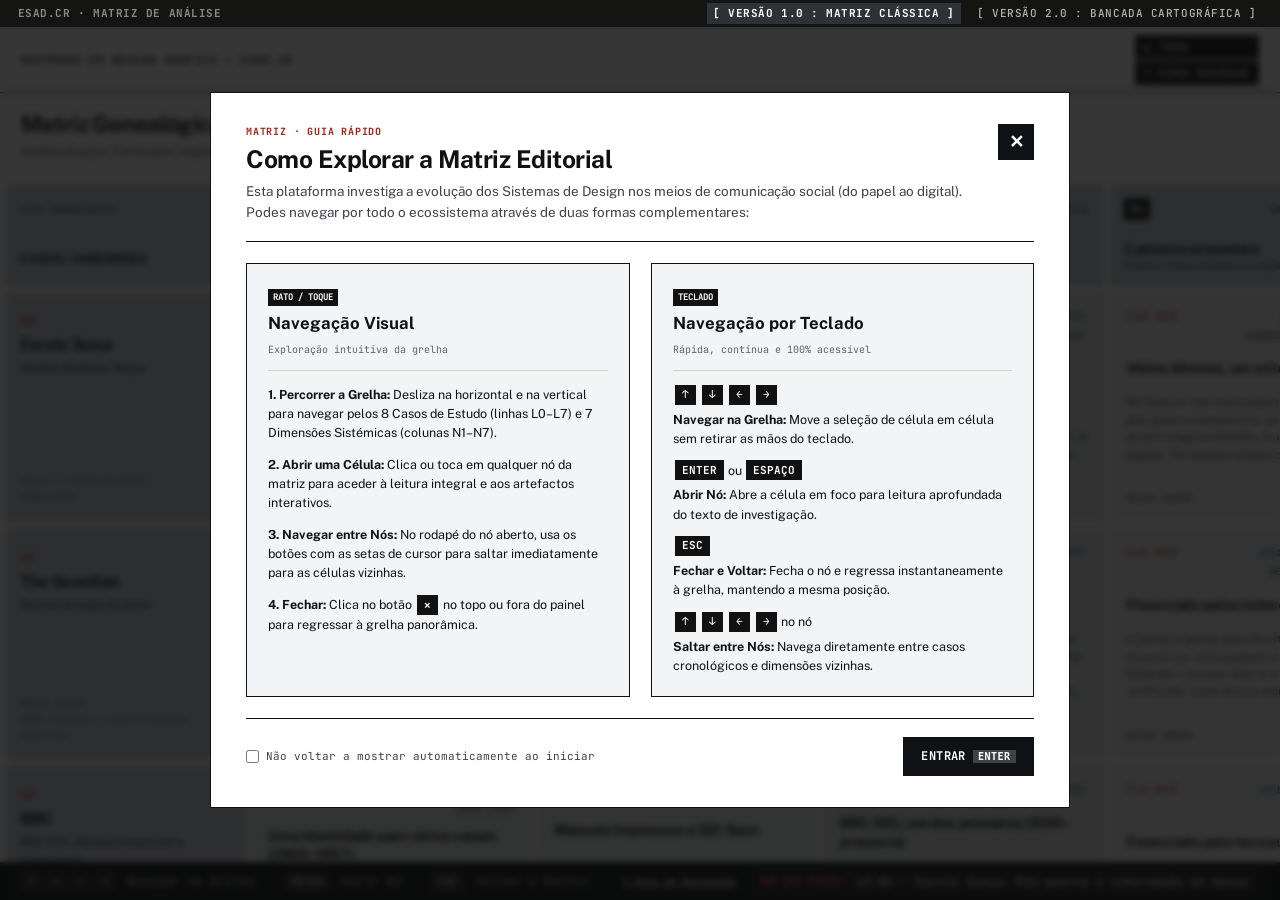
<file: index.html>
<!DOCTYPE html>
<html lang="pt-PT">
<head>
  <meta charset="UTF-8" />
  <meta name="viewport" content="width=device-width, initial-scale=1.0" />
  <title>Matriz Genealógica de Design Systems Editoriais</title>
  
  <!-- Tipografia Editorial: Source Serif 4, Newsreader, Public Sans, Inter & JetBrains Mono -->
  <link rel="preconnect" href="https://fonts.googleapis.com">
  <link rel="preconnect" href="https://fonts.gstatic.com" crossorigin>
  <link href="https://fonts.googleapis.com/css2?family=Inter:ital,opsz,wght@0,14..32,400..700;1,14..32,400..700&family=JetBrains+Mono:wght@400;500;700&family=Newsreader:ital,opsz,wght@0,6..72,400..700;1,6..72,400..700&family=Public+Sans:ital,wght@0,400..700;1,400..700&family=Source+Serif+4:ital,opsz,wght@0,8..60,400..700;1,8..60,400..700&display=swap" rel="stylesheet">
  
  <link rel="stylesheet" href="style.css" />
</head>
<body class="canvas-base">

  <div id="rotateOverlay">
    <div class="rotate-box">
      <span class="rotate-icon">↻</span>
      <p class="rotate-text">Roda o dispositivo para o modo horizontal (landscape) para navegar na matriz.</p>
    </div>
  </div>

  <!-- Comutador Global de Versão (Version Switcher) -->
  <nav class="version-switcher-bar" aria-label="Comutador Global de Versão">
    <div class="version-switcher-brand">ESAD.CR · Matriz de análise</div>
    <div class="version-switcher-nav">
      <a href="./" class="version-btn is-active" aria-current="page">[ VERSÃO 1.0 : MATRIZ CLÁSSICA ]</a>
      <a href="v2/" class="version-btn">[ VERSÃO 2.0 : BANCADA CARTOGRÁFICA ]</a>
    </div>
  </nav>

  <!-- Acessibilidade: Skip Link -->
  <a href="#main-matrix" class="skip-link">Saltar para a Matriz de Conteúdo</a>

  <!-- Cabeçalho Técnico Editorial Suíço -->
  <header class="swiss-header" role="banner">
    <div class="header-top-meta">
      <div class="meta-block">
        <span class="meta-val">MESTRADO EM DESIGN GRÁFICO — ESAD.CR</span>
      </div>
      <div class="meta-block text-right">
        <button id="btnToggleTheme" class="swiss-btn-help" title="Alternar Modo Noturno">◐ TEMA</button>
        <button id="btnOpenGuide" class="swiss-btn-help" aria-haspopup="dialog" aria-label="Abrir Guia de Utilização (Rato e Teclado)">? COMO NAVEGAR</button>
      </div>
    </div>

    <div class="header-main-title">
      <div class="title-col">
        <h1 class="main-title">Matriz Genealógica &amp; Comparativa de Design Systems Editoriais</h1>
        <p class="main-subtitle">Grelha Suíça e Formatos Impressos &rarr; Engenharia de Tokens Multi-Marca + Diagnóstico Nacional</p>
      </div>
    </div>

    <!-- Indicador de Grelha Tátil Mobile -->
    <div class="mobile-grid-hint" aria-hidden="true">
      <span class="hint-icon">↔</span>
      <span class="hint-text">Grelha editorial tátil — desliza para navegar pelos casos e dimensões</span>
    </div>
  </header>

  <!-- PLANO 1: Matriz Panorâmica -->
  <main id="main-matrix" class="matrix-viewport" role="main" aria-label="Matriz Genealógica de Design Systems">
    <div class="matrix-scroll-container" id="matrixScrollContainer">
      <div class="swiss-matrix-table" id="matrixTable" role="grid" aria-readonly="true">
        <!-- Renderizado dinamicamente via JS -->
      </div>

      <!-- Linha Institucional Académica no Fim da Tabela -->
      <aside class="academic-credit-row" role="note" aria-label="Créditos Académicos">
        <div class="academic-credit-text">
          Mauro Negrão Mangas @ ESAD.CR — ULO — Professor Fernando Oliveira
        </div>
      </aside>
    </div>
  </main>

  <!-- PLANO 2: View de Leitura Profunda (Plano de Nó) -->
  <div id="nodeDetailView" class="node-detail-overlay" role="dialog" aria-modal="true" aria-hidden="true" aria-labelledby="detailNodeTitle">
    <div class="node-detail-panel">
      
      <!-- Barra Técnica Superior -->
      <div class="detail-top-bar">
        <div class="detail-breadcrumbs">
          <div class="breadcrumb-line-1">
            <span class="detail-coord-badge" id="detailCoordBadge">[L0.N1]</span>
            <span class="detail-separator">/</span>
            <span class="detail-entity-name" id="detailEntityName">A Matriz Teórica</span>
            <span class="detail-vs-token">vs</span>
            <span class="detail-col-name" id="detailColName">Raiz Impressa</span>
          </div>
          <div class="breadcrumb-line-2" id="detailBreadcrumbSub">
            Suiça / Internacional, (1950-1970) / Fase Pré-Digital
          </div>
        </div>
        
        <div class="detail-actions">
          <span class="detail-hint-esc">ESC PARA FECHAR</span>
          <button id="closeDetailBtn" class="swiss-btn-close" aria-label="Fechar Detalhe do Nó (Escape)">
            <span aria-hidden="true">✕</span>
          </button>
        </div>
      </div>

      <!-- Corpo do Detalhe -->
      <div class="detail-scroll-area" tabindex="0">
        
        <!-- Cabeçalho do Nó -->
        <header class="detail-content-header">
          <div class="detail-tags-row" id="detailTagsRow">
            <!-- Tags aqui -->
          </div>
          <h2 id="detailNodeTitle" class="detail-title">Título do Nó</h2>
          <div class="detail-system-subtitle" id="detailSystemSubtitle">
            Sistema / Caso de Estudo: Nome do Sistema
          </div>
        </header>

        <!-- Layout em Duas Colunas: Texto Editorial + (se N7) Componente-Testemunha -->
        <div class="detail-body-grid" id="detailBodyGrid">
          <section class="detail-text-col" id="detailTextCol" aria-label="Texto de Investigação">
            <h3 class="technical-label">O QUÊ</h3>
            <div class="editorial-prose" id="detailProseContent">
              <!-- Conteúdo textual completo -->
            </div>
            
            <!-- Conexões Genealógicas se existirem para este nó -->
            <div id="detailCrossReferences" class="detail-cross-references">
              <!-- Relações genealógicas -->
            </div>
          </section>

          <!-- Coluna Lateral: Metadados Técnicos ou Componente-Testemunha (quando N7) -->
          <aside class="detail-witness-col" id="detailWitnessCol" aria-label="Artefacto ou Especificação Técnica">
            <!-- Renderizado dinamicamente para N7 ou Painel de Metadados nos Nós 1-6 -->
          </aside>
        </div>

      </div>

      <!-- Barra de Navegação Entre Nós Adjacentes (Esquema Teclas Cursor do Teclado) -->
      <nav class="detail-nav-footer" aria-label="Navegação entre nós adjacentes">
        <div class="cursor-schema-header">
          <span class="cursor-schema-title">NAVEGAÇÃO ADJACENTE (CURSOR OU TECLADO)</span>
          <span class="cursor-schema-hint">Usa as setas do cursor no teclado ou clica nos botões abaixo para avançar para a célula vizinha:</span>
        </div>

        <!-- Esquema Inverted-T do Teclado -->
        <div class="cursor-keyboard-cluster" role="group" aria-label="Esquema Teclas Cursor">
          <!-- Linha Superior: Tecla Cima (Caso Anterior) -->
          <div class="cluster-row cluster-row-top">
            <button id="btnUpNode" class="key-arrow-btn key-up" aria-label="Caso Anterior (Seta Cima)">
              <kbd class="key-cap">↑</kbd>
              <div class="key-label-block">
                <span class="key-dir-tag">CASO ANTERIOR (CIMA)</span>
                <span class="key-dest-text" id="upNodeName">L0 · A Matriz Teórica</span>
              </div>
            </button>
          </div>

          <!-- Linha Inferior: Teclas Esquerda, Baixo, Direita -->
          <div class="cluster-row cluster-row-bottom">
            <button id="btnPrevNode" class="key-arrow-btn key-left" aria-label="Fase Anterior (Seta Esquerda)">
              <kbd class="key-cap">←</kbd>
              <div class="key-label-block">
                <span class="key-dir-tag">FASE ANTERIOR (ESQ)</span>
                <span class="key-dest-text" id="prevNodeName">N1 · Raiz Impressa</span>
              </div>
            </button>

            <button id="btnDownNode" class="key-arrow-btn key-down" aria-label="Caso Seguinte (Seta Baixo)">
              <kbd class="key-cap">↓</kbd>
              <div class="key-label-block">
                <span class="key-dir-tag">CASO SEGUINTE (BAIXO)</span>
                <span class="key-dest-text" id="downNodeName">L2 · BBC GEL</span>
              </div>
            </button>

            <button id="btnNextNode" class="key-arrow-btn key-right" aria-label="Fase Seguinte (Seta Direita)">
              <kbd class="key-cap">→</kbd>
              <div class="key-label-block">
                <span class="key-dir-tag">FASE SEGUINTE (DIR)</span>
                <span class="key-dest-text" id="nextNodeName">N3 · Sistemas Vivos</span>
              </div>
            </button>
          </div>
        </div>
      </nav>

    </div>
  </div>

  <!-- Barra de Estado Fixa no Rodapé (Atalhos e Status da Matriz em Desktop) -->
  <footer class="swiss-status-bar" role="contentinfo">
    <div class="status-shortcuts">
      <span class="shortcut-item"><kbd>↑</kbd><kbd>↓</kbd><kbd>←</kbd><kbd>→</kbd> Navegar na Grelha</span>
      <span class="shortcut-divider">|</span>
      <span class="shortcut-item"><kbd>ENTER</kbd> Abrir Nó</span>
      <span class="shortcut-divider">|</span>
      <span class="shortcut-item"><kbd>ESC</kbd> Voltar à Matriz</span>
      <span class="shortcut-divider">|</span>
      <button id="btnStatusBarGuide" class="status-guide-link">? Guia de Navegação</button>
    </div>
    <div class="status-focus-info">
      <span class="focus-label">NÓ EM FOCO:</span>
      <span class="focus-val" id="statusBarFocusCoord">L0.N1 — A Matriz Teórica</span>
    </div>
  </footer>

  <!-- Modal de Boas-Vindas & Instruções de Utilização (Rato e Teclado) -->
  <div id="welcomeModal" class="guide-modal-overlay" role="dialog" aria-modal="true" aria-labelledby="guideModalTitle" aria-hidden="true">
    <div class="guide-modal-panel">
      
      <header class="guide-modal-header">
        <div class="guide-badge">MATRIZ · GUIA RÁPIDO</div>
        <h2 id="guideModalTitle" class="guide-title">Como Explorar a Matriz Editorial</h2>
        <p class="guide-intro">
          Esta plataforma investiga a evolução dos Sistemas de Design nos meios de comunicação social (do papel ao digital). Podes navegar por todo o ecossistema através de duas formas complementares:
        </p>
        <button id="btnCloseGuideModal" class="swiss-btn-close" aria-label="Fechar Guia (Escape)">✕</button>
      </header>

      <div class="guide-methods-grid">
        
        <!-- Método 1: Rato / Toque -->
        <div class="guide-method-card">
          <div class="method-header">
            <span class="method-icon-badge">RATO / TOQUE</span>
            <h3 class="method-title">Navegação Visual</h3>
            <span class="method-subtitle">Exploração intuitiva da grelha</span>
          </div>
          <ul class="method-steps">
            <li>
              <strong>1. Percorrer a Grelha:</strong> Desliza na horizontal e na vertical para navegar pelos 8 Casos de Estudo (linhas L0–L7) e 7 Dimensões Sistémicas (colunas N1–N7).
            </li>
            <li>
              <strong>2. Abrir uma Célula:</strong> Clica ou toca em qualquer nó da matriz para aceder à leitura integral e aos artefactos interativos.
            </li>
            <li>
              <strong>3. Navegar entre Nós:</strong> No rodapé do nó aberto, usa os botões com as setas de cursor para saltar imediatamente para as células vizinhas.
            </li>
            <li>
              <strong>4. Fechar:</strong> Clica no botão <kbd>✕</kbd> no topo ou fora do painel para regressar à grelha panorâmica.
            </li>
          </ul>
        </div>

        <!-- Método 2: Teclado -->
        <div class="guide-method-card">
          <div class="method-header">
            <span class="method-icon-badge">TECLADO</span>
            <h3 class="method-title">Navegação por Teclado</h3>
            <span class="method-subtitle">Rápida, contínua e 100% acessível</span>
          </div>
          <ul class="method-steps">
            <li>
              <div class="step-keycap-group"><kbd>↑</kbd> <kbd>↓</kbd> <kbd>←</kbd> <kbd>→</kbd></div>
              <div><strong>Navegar na Grelha:</strong> Move a seleção de célula em célula sem retirar as mãos do teclado.</div>
            </li>
            <li>
              <div class="step-keycap-group"><kbd>ENTER</kbd> ou <kbd>ESPAÇO</kbd></div>
              <div><strong>Abrir Nó:</strong> Abre a célula em foco para leitura aprofundada do texto de investigação.</div>
            </li>
            <li>
              <div class="step-keycap-group"><kbd>ESC</kbd></div>
              <div><strong>Fechar e Voltar:</strong> Fecha o nó e regressa instantaneamente à grelha, mantendo a mesma posição.</div>
            </li>
            <li>
              <div class="step-keycap-group"><kbd>↑</kbd> <kbd>↓</kbd> <kbd>←</kbd> <kbd>→</kbd> no nó</div>
              <div><strong>Saltar entre Nós:</strong> Navega diretamente entre casos cronológicos e dimensões vizinhas.</div>
            </li>
          </ul>
        </div>

      </div>

      <footer class="guide-modal-footer">
        <label class="guide-checkbox-wrap">
          <input type="checkbox" id="chkDoNotShowGuideAgain" />
          <span>Não voltar a mostrar automaticamente ao iniciar</span>
        </label>
        <button id="btnStartExploring" class="guide-btn-action">
          ENTRAR <kbd class="kbd-inline">ENTER</kbd>
        </button>
      </footer>

    </div>
  </div>

  <script src="shared/data.js"></script>
  <script src="main.js"></script>
</body>
</html>
</file>
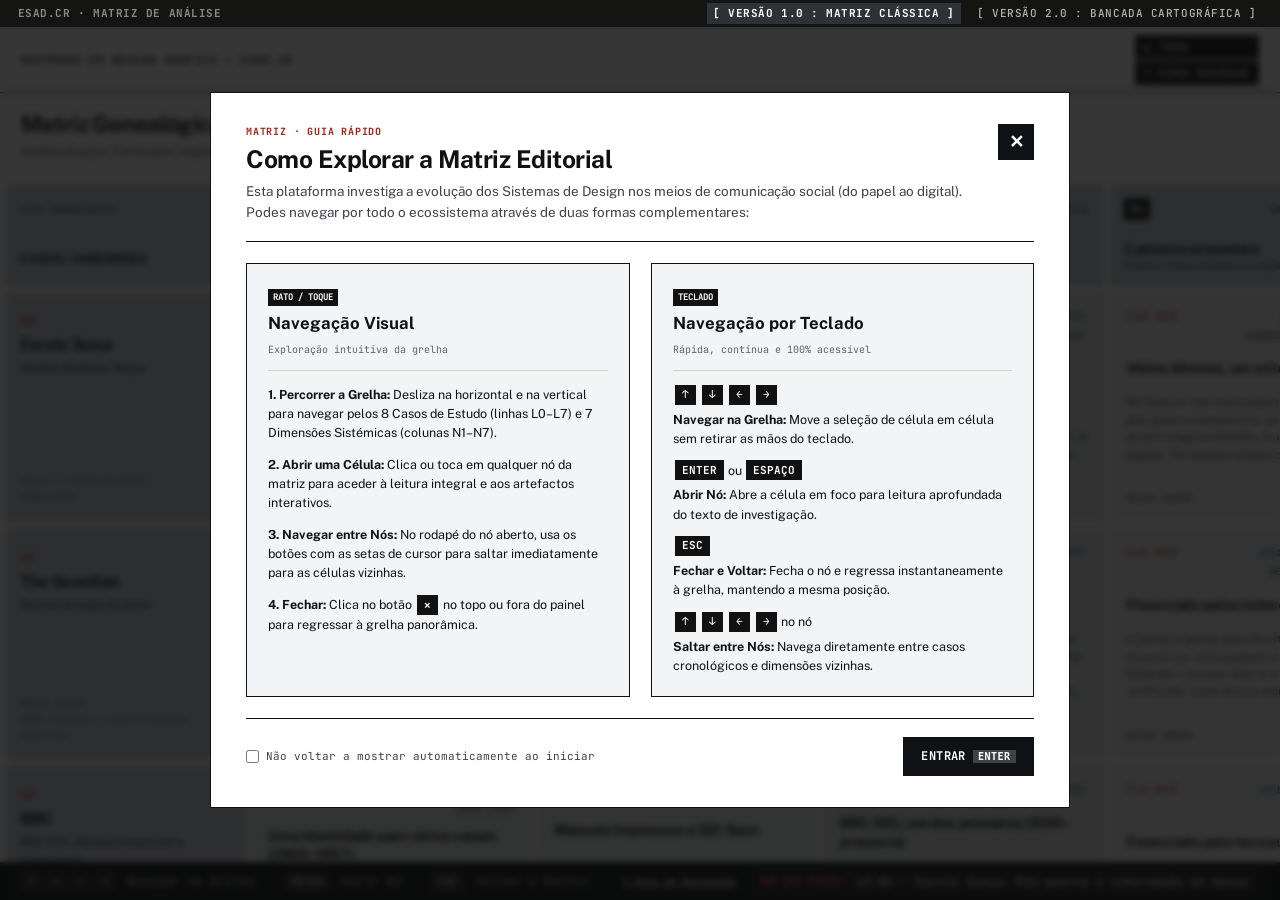
<file: v1/index.html>
<!DOCTYPE html>
<html lang="pt-PT">
<head>
  <meta charset="UTF-8" />
  <meta name="viewport" content="width=device-width, initial-scale=1.0" />
  <title>Matriz Genealógica de Design Systems Editoriais</title>
  
  <!-- Tipografia Editorial: Source Serif 4, Newsreader, Public Sans, Inter & JetBrains Mono -->
  <link rel="preconnect" href="https://fonts.googleapis.com">
  <link rel="preconnect" href="https://fonts.gstatic.com" crossorigin>
  <link href="https://fonts.googleapis.com/css2?family=Inter:ital,opsz,wght@0,14..32,400..700;1,14..32,400..700&family=JetBrains+Mono:wght@400;500;700&family=Newsreader:ital,opsz,wght@0,6..72,400..700;1,6..72,400..700&family=Public+Sans:ital,wght@0,400..700;1,400..700&family=Source+Serif+4:ital,opsz,wght@0,8..60,400..700;1,8..60,400..700&display=swap" rel="stylesheet">
  
  <link rel="stylesheet" href="style.css" />
</head>
<body class="canvas-base">

  <div id="rotateOverlay">
    <div class="rotate-box">
      <span class="rotate-icon">↻</span>
      <p class="rotate-text">Roda o dispositivo para o modo horizontal (landscape) para navegar na matriz.</p>
    </div>
  </div>

  <!-- Comutador Global de Versão (Version Switcher) -->
  <nav class="version-switcher-bar" aria-label="Comutador Global de Versão">
    <div class="version-switcher-brand">ESAD.CR · Matriz de análise</div>
    <div class="version-switcher-nav">
      <a href="../" class="version-btn is-active" aria-current="page">[ VERSÃO 1.0 : MATRIZ CLÁSSICA ]</a>
      <a href="../v2/" class="version-btn">[ VERSÃO 2.0 : BANCADA CARTOGRÁFICA ]</a>
    </div>
  </nav>

  <!-- Acessibilidade: Skip Link -->
  <a href="#main-matrix" class="skip-link">Saltar para a Matriz de Conteúdo</a>

  <!-- Cabeçalho Técnico Editorial Suíço -->
  <header class="swiss-header" role="banner">
    <div class="header-top-meta">
      <div class="meta-block">
        <span class="meta-val">MESTRADO EM DESIGN GRÁFICO — ESAD.CR</span>
      </div>
      <div class="meta-block text-right">
        <button id="btnToggleTheme" class="swiss-btn-help" title="Alternar Modo Noturno">◐ TEMA</button>
        <button id="btnOpenGuide" class="swiss-btn-help" aria-haspopup="dialog" aria-label="Abrir Guia de Utilização (Rato e Teclado)">? COMO NAVEGAR</button>
      </div>
    </div>

    <div class="header-main-title">
      <div class="title-col">
        <h1 class="main-title">Matriz Genealógica &amp; Comparativa de Design Systems Editoriais</h1>
        <p class="main-subtitle">Grelha Suíça e Formatos Impressos &rarr; Engenharia de Tokens Multi-Marca + Diagnóstico Nacional</p>
      </div>
    </div>

    <!-- Indicador de Grelha Tátil Mobile -->
    <div class="mobile-grid-hint" aria-hidden="true">
      <span class="hint-icon">↔</span>
      <span class="hint-text">Grelha editorial tátil — desliza para navegar pelos casos e dimensões</span>
    </div>
  </header>

  <!-- PLANO 1: Matriz Panorâmica -->
  <main id="main-matrix" class="matrix-viewport" role="main" aria-label="Matriz Genealógica de Design Systems">
    <div class="matrix-scroll-container" id="matrixScrollContainer">
      <div class="swiss-matrix-table" id="matrixTable" role="grid" aria-readonly="true">
        <!-- Renderizado dinamicamente via JS -->
      </div>

      <!-- Linha Institucional Académica no Fim da Tabela -->
      <aside class="academic-credit-row" role="note" aria-label="Créditos Académicos">
        <div class="academic-credit-text">
          Mauro Negrão Mangas @ ESAD.CR — ULO — Professor Fernando Oliveira
        </div>
      </aside>
    </div>
  </main>

  <!-- PLANO 2: View de Leitura Profunda (Plano de Nó) -->
  <div id="nodeDetailView" class="node-detail-overlay" role="dialog" aria-modal="true" aria-hidden="true" aria-labelledby="detailNodeTitle">
    <div class="node-detail-panel">
      
      <!-- Barra Técnica Superior -->
      <div class="detail-top-bar">
        <div class="detail-breadcrumbs">
          <div class="breadcrumb-line-1">
            <span class="detail-coord-badge" id="detailCoordBadge">[L0.N1]</span>
            <span class="detail-separator">/</span>
            <span class="detail-entity-name" id="detailEntityName">A Matriz Teórica</span>
            <span class="detail-vs-token">vs</span>
            <span class="detail-col-name" id="detailColName">Raiz Impressa</span>
          </div>
          <div class="breadcrumb-line-2" id="detailBreadcrumbSub">
            Suiça / Internacional, (1950-1970) / Fase Pré-Digital
          </div>
        </div>
        
        <div class="detail-actions">
          <span class="detail-hint-esc">ESC PARA FECHAR</span>
          <button id="closeDetailBtn" class="swiss-btn-close" aria-label="Fechar Detalhe do Nó (Escape)">
            <span aria-hidden="true">✕</span>
          </button>
        </div>
      </div>

      <!-- Corpo do Detalhe -->
      <div class="detail-scroll-area" tabindex="0">
        
        <!-- Cabeçalho do Nó -->
        <header class="detail-content-header">
          <div class="detail-tags-row" id="detailTagsRow">
            <!-- Tags aqui -->
          </div>
          <h2 id="detailNodeTitle" class="detail-title">Título do Nó</h2>
          <div class="detail-system-subtitle" id="detailSystemSubtitle">
            Sistema / Caso de Estudo: Nome do Sistema
          </div>
        </header>

        <!-- Layout em Duas Colunas: Texto Editorial + (se N7) Componente-Testemunha -->
        <div class="detail-body-grid" id="detailBodyGrid">
          <section class="detail-text-col" id="detailTextCol" aria-label="Texto de Investigação">
            <h3 class="technical-label">O QUÊ</h3>
            <div class="editorial-prose" id="detailProseContent">
              <!-- Conteúdo textual completo -->
            </div>
            
            <!-- Conexões Genealógicas se existirem para este nó -->
            <div id="detailCrossReferences" class="detail-cross-references">
              <!-- Relações genealógicas -->
            </div>
          </section>

          <!-- Coluna Lateral: Metadados Técnicos ou Componente-Testemunha (quando N7) -->
          <aside class="detail-witness-col" id="detailWitnessCol" aria-label="Artefacto ou Especificação Técnica">
            <!-- Renderizado dinamicamente para N7 ou Painel de Metadados nos Nós 1-6 -->
          </aside>
        </div>

      </div>

      <!-- Barra de Navegação Entre Nós Adjacentes (Esquema Teclas Cursor do Teclado) -->
      <nav class="detail-nav-footer" aria-label="Navegação entre nós adjacentes">
        <div class="cursor-schema-header">
          <span class="cursor-schema-title">NAVEGAÇÃO ADJACENTE (CURSOR OU TECLADO)</span>
          <span class="cursor-schema-hint">Usa as setas do cursor no teclado ou clica nos botões abaixo para avançar para a célula vizinha:</span>
        </div>

        <!-- Esquema Inverted-T do Teclado -->
        <div class="cursor-keyboard-cluster" role="group" aria-label="Esquema Teclas Cursor">
          <!-- Linha Superior: Tecla Cima (Caso Anterior) -->
          <div class="cluster-row cluster-row-top">
            <button id="btnUpNode" class="key-arrow-btn key-up" aria-label="Caso Anterior (Seta Cima)">
              <kbd class="key-cap">↑</kbd>
              <div class="key-label-block">
                <span class="key-dir-tag">CASO ANTERIOR (CIMA)</span>
                <span class="key-dest-text" id="upNodeName">L0 · A Matriz Teórica</span>
              </div>
            </button>
          </div>

          <!-- Linha Inferior: Teclas Esquerda, Baixo, Direita -->
          <div class="cluster-row cluster-row-bottom">
            <button id="btnPrevNode" class="key-arrow-btn key-left" aria-label="Fase Anterior (Seta Esquerda)">
              <kbd class="key-cap">←</kbd>
              <div class="key-label-block">
                <span class="key-dir-tag">FASE ANTERIOR (ESQ)</span>
                <span class="key-dest-text" id="prevNodeName">N1 · Raiz Impressa</span>
              </div>
            </button>

            <button id="btnDownNode" class="key-arrow-btn key-down" aria-label="Caso Seguinte (Seta Baixo)">
              <kbd class="key-cap">↓</kbd>
              <div class="key-label-block">
                <span class="key-dir-tag">CASO SEGUINTE (BAIXO)</span>
                <span class="key-dest-text" id="downNodeName">L2 · BBC GEL</span>
              </div>
            </button>

            <button id="btnNextNode" class="key-arrow-btn key-right" aria-label="Fase Seguinte (Seta Direita)">
              <kbd class="key-cap">→</kbd>
              <div class="key-label-block">
                <span class="key-dir-tag">FASE SEGUINTE (DIR)</span>
                <span class="key-dest-text" id="nextNodeName">N3 · Sistemas Vivos</span>
              </div>
            </button>
          </div>
        </div>
      </nav>

    </div>
  </div>

  <!-- Barra de Estado Fixa no Rodapé (Atalhos e Status da Matriz em Desktop) -->
  <footer class="swiss-status-bar" role="contentinfo">
    <div class="status-shortcuts">
      <span class="shortcut-item"><kbd>↑</kbd><kbd>↓</kbd><kbd>←</kbd><kbd>→</kbd> Navegar na Grelha</span>
      <span class="shortcut-divider">|</span>
      <span class="shortcut-item"><kbd>ENTER</kbd> Abrir Nó</span>
      <span class="shortcut-divider">|</span>
      <span class="shortcut-item"><kbd>ESC</kbd> Voltar à Matriz</span>
      <span class="shortcut-divider">|</span>
      <button id="btnStatusBarGuide" class="status-guide-link">? Guia de Navegação</button>
    </div>
    <div class="status-focus-info">
      <span class="focus-label">NÓ EM FOCO:</span>
      <span class="focus-val" id="statusBarFocusCoord">L0.N1 — A Matriz Teórica</span>
    </div>
  </footer>

  <!-- Modal de Boas-Vindas & Instruções de Utilização (Rato e Teclado) -->
  <div id="welcomeModal" class="guide-modal-overlay" role="dialog" aria-modal="true" aria-labelledby="guideModalTitle" aria-hidden="true">
    <div class="guide-modal-panel">
      
      <header class="guide-modal-header">
        <div class="guide-badge">MATRIZ · GUIA RÁPIDO</div>
        <h2 id="guideModalTitle" class="guide-title">Como Explorar a Matriz Editorial</h2>
        <p class="guide-intro">
          Esta plataforma investiga a evolução dos Sistemas de Design nos meios de comunicação social (do papel ao digital). Podes navegar por todo o ecossistema através de duas formas complementares:
        </p>
        <button id="btnCloseGuideModal" class="swiss-btn-close" aria-label="Fechar Guia (Escape)">✕</button>
      </header>

      <div class="guide-methods-grid">
        
        <!-- Método 1: Rato / Toque -->
        <div class="guide-method-card">
          <div class="method-header">
            <span class="method-icon-badge">RATO / TOQUE</span>
            <h3 class="method-title">Navegação Visual</h3>
            <span class="method-subtitle">Exploração intuitiva da grelha</span>
          </div>
          <ul class="method-steps">
            <li>
              <strong>1. Percorrer a Grelha:</strong> Desliza na horizontal e na vertical para navegar pelos 8 Casos de Estudo (linhas L0–L7) e 7 Dimensões Sistémicas (colunas N1–N7).
            </li>
            <li>
              <strong>2. Abrir uma Célula:</strong> Clica ou toca em qualquer nó da matriz para aceder à leitura integral e aos artefactos interativos.
            </li>
            <li>
              <strong>3. Navegar entre Nós:</strong> No rodapé do nó aberto, usa os botões com as setas de cursor para saltar imediatamente para as células vizinhas.
            </li>
            <li>
              <strong>4. Fechar:</strong> Clica no botão <kbd>✕</kbd> no topo ou fora do painel para regressar à grelha panorâmica.
            </li>
          </ul>
        </div>

        <!-- Método 2: Teclado -->
        <div class="guide-method-card">
          <div class="method-header">
            <span class="method-icon-badge">TECLADO</span>
            <h3 class="method-title">Navegação por Teclado</h3>
            <span class="method-subtitle">Rápida, contínua e 100% acessível</span>
          </div>
          <ul class="method-steps">
            <li>
              <div class="step-keycap-group"><kbd>↑</kbd> <kbd>↓</kbd> <kbd>←</kbd> <kbd>→</kbd></div>
              <div><strong>Navegar na Grelha:</strong> Move a seleção de célula em célula sem retirar as mãos do teclado.</div>
            </li>
            <li>
              <div class="step-keycap-group"><kbd>ENTER</kbd> ou <kbd>ESPAÇO</kbd></div>
              <div><strong>Abrir Nó:</strong> Abre a célula em foco para leitura aprofundada do texto de investigação.</div>
            </li>
            <li>
              <div class="step-keycap-group"><kbd>ESC</kbd></div>
              <div><strong>Fechar e Voltar:</strong> Fecha o nó e regressa instantaneamente à grelha, mantendo a mesma posição.</div>
            </li>
            <li>
              <div class="step-keycap-group"><kbd>↑</kbd> <kbd>↓</kbd> <kbd>←</kbd> <kbd>→</kbd> no nó</div>
              <div><strong>Saltar entre Nós:</strong> Navega diretamente entre casos cronológicos e dimensões vizinhas.</div>
            </li>
          </ul>
        </div>

      </div>

      <footer class="guide-modal-footer">
        <label class="guide-checkbox-wrap">
          <input type="checkbox" id="chkDoNotShowGuideAgain" />
          <span>Não voltar a mostrar automaticamente ao iniciar</span>
        </label>
        <button id="btnStartExploring" class="guide-btn-action">
          ENTRAR <kbd class="kbd-inline">ENTER</kbd>
        </button>
      </footer>

    </div>
  </div>

  <script src="../shared/data.js"></script>
  <script src="main.js"></script>
</body>
</html>
</file>
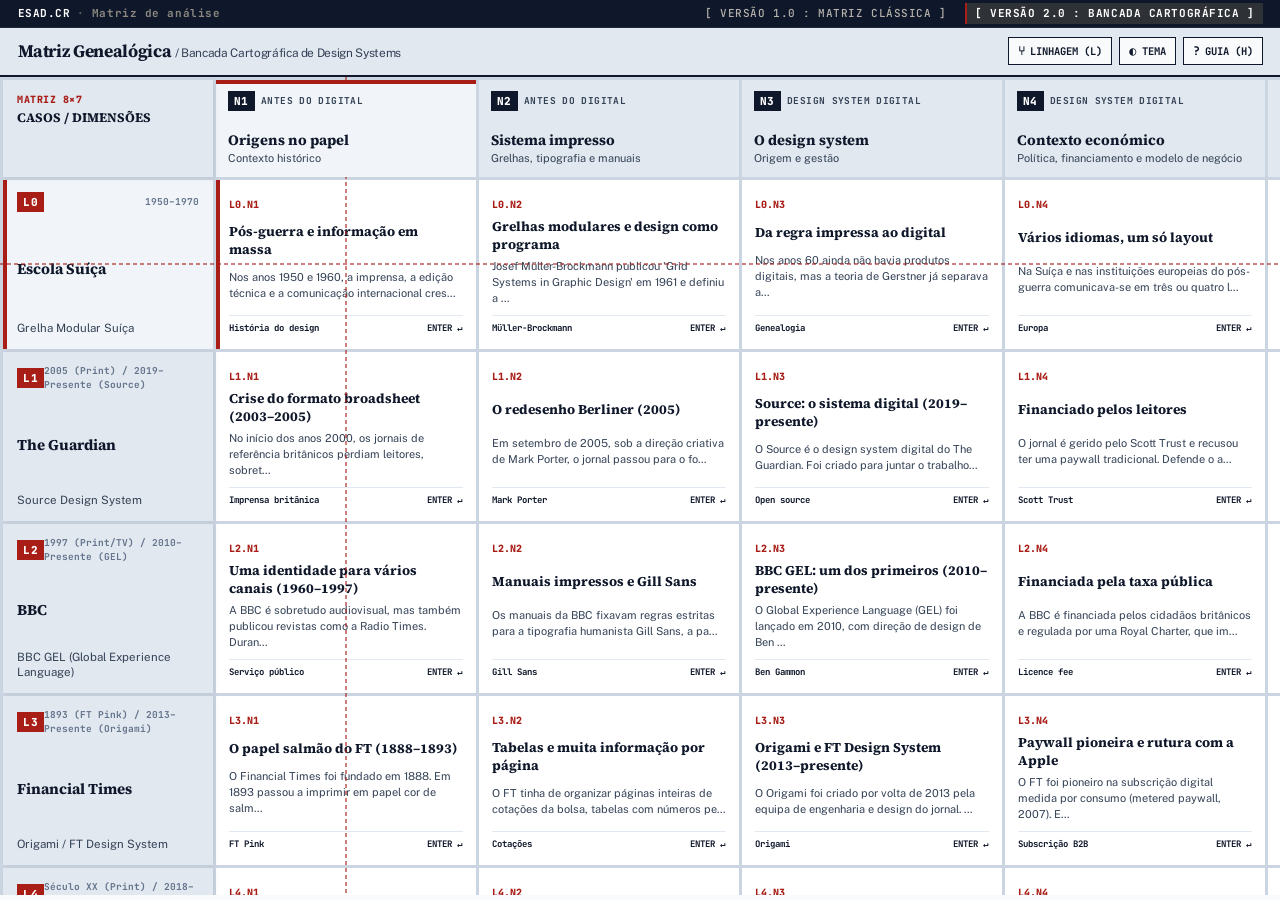
<file: v2/index.html>
<!DOCTYPE html>
<html lang="pt-PT">
<head>
  <meta charset="UTF-8" />
  <meta name="viewport" content="width=device-width, initial-scale=1.0" />
  <title>Matriz Genealógica v2.0 — Bancada Cartográfica de Design Systems</title>
  
  <!-- Fontes de Alta Precisão Tipográfica (Direção C: O Novo Rigor Europeu) -->
  <link rel="preconnect" href="https://fonts.googleapis.com">
  <link rel="preconnect" href="https://fonts.gstatic.com" crossorigin>
  <link href="https://fonts.googleapis.com/css2?family=Inter:ital,opsz,wght@0,14..32,400..700;1,14..32,400..700&family=JetBrains+Mono:wght@400;500;700;800&family=Newsreader:ital,opsz,wght@0,6..72,400..700;1,6..72,400..700&family=Public+Sans:ital,wght@0,400..800;1,400..800&family=Source+Serif+4:ital,opsz,wght@0,8..60,400..800;1,8..60,400..800&display=swap" rel="stylesheet">
  
  <link rel="stylesheet" href="style.css" />
</head>
<body class="theme-paper-light">

  <div id="rotateOverlay">
    <div class="rotate-box">
      <span class="rotate-icon">↻</span>
      <p class="rotate-text">Roda o dispositivo para o modo horizontal (landscape) para navegar na matriz.</p>
    </div>
  </div>

  <!-- ======================================================================
       1. COMUTADOR GLOBAL DE VERSÃO (28px TECHNICAL BAR)
       ====================================================================== -->
  <nav class="version-switcher-bar" aria-label="Comutador Global de Versão">
    <div class="version-switcher-brand">
      <span class="brand-institution">ESAD.CR</span>
      <span class="brand-divider">·</span>
      <span class="brand-topic">Matriz de análise</span>
    </div>
    <div class="version-switcher-nav">
      <a href="../" class="version-btn">[ VERSÃO 1.0 : MATRIZ CLÁSSICA ]</a>
      <a href="./" class="version-btn is-active" aria-current="page">[ VERSÃO 2.0 : BANCADA CARTOGRÁFICA ]</a>
    </div>
  </nav>

  <!-- ======================================================================
       2. CABEÇALHO TÉCNICO & TELEMETRIA EM TEMPO REAL
       ====================================================================== -->
  <header class="v2-header" role="banner">
    <div class="v2-header-top">
      <div class="v2-meta-academic">
        <h1 class="v2-app-title">Matriz Genealógica <span class="v2-sub-title">/ Bancada Cartográfica de Design Systems</span></h1>
      </div>

      <!-- Barra de Ferramentas Técnicas -->
      <div class="v2-tools-row">
        <button id="btnToggleLineage" class="v2-tool-btn" title="Alternar Linhagem Histórica (L)">
          <span class="tool-glyph">⑂</span> LINHAGEM (L)
        </button>
        <button id="btnToggleTheme" class="v2-tool-btn" title="Alternar Modo Noturno / Papel Mineral">
          <span class="tool-glyph">◐</span> TEMA
        </button>
        <button id="btnOpenHelpV2" class="v2-tool-btn" title="Atalhos e Instruções (H)">
          <span class="tool-glyph">?</span> GUIA (H)
        </button>
      </div>
    </div>
  </header>

  <!-- ======================================================================
       3. WORKSPACE DE DOIS PLANOS: SPLIT-BENCH ZUI
       ====================================================================== -->
  <main id="v2WorkspaceBench" class="v2-workspace state-panoramic" role="main">

    <!-- --------------------------------------------------------------------
         PLANO ESQUERDO: O MAPA CARTOGRÁFICO & MINIMAPA COMPRIMIDO
         -------------------------------------------------------------------- -->
    <section id="v2BenchLeft" class="v2-bench-left" aria-label="Mapa Cartográfico da Matriz">
      
      <!-- Contentor com Scroll 2D da Matriz -->
      <div class="v2-grid-scroll-viewport" id="v2GridViewport">
        
        <!-- SVG Mira Ortogonal (Crosshairs) -->
        <svg id="crosshairSvg" class="crosshair-svg-layer" aria-hidden="true">
          <line id="crosshairH" class="crosshair-line" x1="0" y1="-100" x2="100%" y2="-100" />
          <line id="crosshairV" class="crosshair-line" x1="-100" y1="0" x2="-100" y2="100%" />
        </svg>

        <!-- SVG Camada de Linhagem Histórica (Cross-References) -->
        <svg id="lineageSvg" class="lineage-svg-layer" aria-hidden="true">
          <defs>
            <marker id="lineageArrow" viewBox="0 0 10 10" refX="7" refY="5" markerWidth="6" markerHeight="6" orient="auto">
              <path d="M 1 1 L 8 5 L 1 9 z" fill="#A81E17" />
            </marker>
          </defs>
          <g id="lineagePathsGroup"></g>
        </svg>

        <!-- A Tabela da Matriz v2 -->
        <div id="v2MatrixTable" class="v2-matrix-table" role="grid" aria-readonly="true">
          <!-- Renderizado dinamicamente via v2/main.js -->
        </div>

      </div>

      <!-- Dica de Minimapa no modo Split -->
      <div class="v2-minimap-status-strip">
        <span id="v2MinimapHint">MODO MAPA COMPRIMIDO — NAVEGAÇÃO POR CURSOR OU CLIQUE ATIVA</span>
      </div>
    </section>

    <!-- --------------------------------------------------------------------
         PLANO DIREITO: A BANCADA DE DISSECAÇÃO (PLANO DE NÓ & COMPARAÇÃO)
         -------------------------------------------------------------------- -->
    <section id="v2BenchRight" class="v2-bench-right" aria-label="Bancada de Dissecação Editorial" aria-hidden="true">
      
      <!-- Barra Superior da Bancada -->
      <header class="v2-bench-top-bar">
        <div class="bench-breadcrumb-box">
          <span class="bench-scope-tag">DISSECAÇÃO</span>
          <span class="bench-slash">/</span>
          <span id="benchActiveCoordTag" class="bench-coord-tag">L0.N1</span>
          <span class="bench-entity-tag" id="benchActiveEntityTag">ESCOLA SUÍÇA</span>
        </div>

        <div class="bench-actions-cluster">
          <button id="btnPinNode" class="v2-bench-btn" title="Fixar este nó para comparar com outro (Tecla C)">
            <span class="btn-glyph">[+]</span> <span id="lblPinAction">FIXAR PARA COMPARAR (C)</span>
          </button>
          <button id="btnCloseBench" class="v2-bench-btn close-btn" title="Fechar Bancada e Expandir Matriz (ESC)">
            <span class="btn-glyph">✕</span> FECHAR (ESC)
          </button>
        </div>
      </header>

      <!-- Área de Leitura & Comparação da Bancada -->
      <div class="v2-bench-scroll-body" id="benchScrollBody">
        
        <!-- Painel de Comparação Fixado (Ativado no modo Pin / Compare - Múltiplos Nós) -->
        <div id="benchPinnedSection" class="bench-pinned-section" style="display: none;">
          <div class="bench-compare-banner">
            <span class="compare-badge" id="pinnedCountBadge">NÓS FIXADOS PARA COMPARAÇÃO (0)</span>
            <button id="btnUnpinAllNodes" class="compare-unpin-btn" title="Desafixar todos os nós comparados">DESAFIXAR TODOS ✕</button>
          </div>
          <div id="pinnedNodesGrid" class="bench-pinned-grid">
            <!-- Cards de nós fixados gerados dinamicamente via JS -->
          </div>
        </div>

        <!-- Painel Principal do Nó Ativo -->
        <article id="benchActiveSection" class="bench-active-section">
          
          <div class="bench-meta-header">
            <div class="bench-tags-row" id="benchTagsRow">
              <!-- Tags dinâmicas -->
            </div>
            <h2 id="benchNodeTitle" class="bench-node-headline">
              A Racionalidade Pós-Guerra e a Informação de Massa
            </h2>
            <div id="benchNodeSub" class="bench-system-sub">
              Sistema: Grelha Modular Internacional · Arquétipo: Matriz Tipográfica
            </div>
          </div>

          <!-- Grelha em Duas Colunas da Bancada: Prosa Editorial e Artefacto -->
          <div class="bench-grid-columns" id="benchGridColumns">
            
            <!-- Coluna de Leitura e Genealogia -->
            <div class="bench-prose-col">
              <div class="bench-reading-label">ANÁLISE HISTÓRICO-CRÍTICA</div>
              <div id="benchProseContent" class="bench-prose-text">
                <!-- Parágrafos de investigação -->
              </div>

              <!-- Relações Genealógicas Diretas -->
              <div class="bench-genealogy-box">
                <div class="genealogy-header">LINHAGEM &amp; CONEXÕES SISTÉMICAS</div>
                <div id="benchGenealogyLinks" class="genealogy-links-stack">
                  <!-- Links para nós relacionados -->
                </div>
              </div>
            </div>

            <!-- Coluna Lateral: Componente-Testemunha (Raio-X Interativo) -->
            <div class="bench-specimen-col" id="benchSpecimenCol">
              <div class="specimen-frame-header">
                <span class="specimen-label">ARTEFACTO / RAIO-X</span>
                <span id="specimenBadgeCoord" class="specimen-badge">L0.N7</span>
              </div>
              <div id="benchSpecimenCanvas" class="bench-specimen-canvas">
                <!-- Protótipo HTML/CSS correspondente a cada caso -->
              </div>
              <div id="benchSpecimenControls" class="bench-specimen-controls">
                <!-- Botões interativos do artefacto -->
              </div>
              <div id="benchWcagNotice" class="bench-wcag-notice">
                <!-- Análise de conformidade WCAG 2.2 -->
              </div>
            </div>

          </div>

        </article>

      </div>

      <!-- Rodapé Técnico com Navegação Quadrilateral -->
      <footer class="v2-bench-nav-bar">
        <div class="bench-nav-buttons-cluster">
          <button id="btnBenchUp" class="bench-nav-btn" aria-label="Caso Anterior (Cima)">
            <kbd class="kbd-cap">↑</kbd> <span id="lblBenchUp">CASO ANTERIOR</span>
          </button>
          <button id="btnBenchPrev" class="bench-nav-btn" aria-label="Fase Anterior (Esquerda)">
            <kbd class="kbd-cap">←</kbd> <span id="lblBenchPrev">FASE ANTERIOR</span>
          </button>
          <button id="btnBenchDown" class="bench-nav-btn" aria-label="Caso Seguinte (Baixo)">
            <kbd class="kbd-cap">↓</kbd> <span id="lblBenchDown">CASO SEGUINTE</span>
          </button>
          <button id="btnBenchNext" class="bench-nav-btn" aria-label="Fase Seguinte (Direita)">
            <kbd class="kbd-cap">→</kbd> <span id="lblBenchNext">FASE SEGUINTE</span>
          </button>
        </div>
      </footer>

    </section>

  </main>

  <!-- ======================================================================
       4. BARRA DE UTILIDADE INFERIOR FIXA (MOBILE & TOUCH < 768px)
       ====================================================================== -->
  <nav id="v2MobileBar" class="v2-mobile-bottom-bar" aria-label="Navegação Móvel">
    <button id="btnMobileSheetAxes" class="mobile-bar-btn" aria-label="Menu de Casos e Eixos">
      <span class="bar-icon">☷</span>
      <span class="bar-label">Eixos</span>
    </button>
    <button id="btnMobileSheetA11y" class="mobile-bar-btn" aria-label="Acessibilidade e Tipografia">
      <span class="bar-icon">Aa</span>
      <span class="bar-label">Leitura</span>
    </button>
    <button id="btnMobileCompareToggle" class="mobile-bar-btn" aria-label="Comparar dois casos">
      <span class="bar-icon">⇄</span>
      <span class="bar-label">Comparar</span>
    </button>
    <button id="btnMobileCloseNode" class="mobile-bar-btn" aria-label="Fechar Detalhe e Voltar">
      <span class="bar-icon">✕</span>
      <span class="bar-label">Voltar</span>
    </button>
  </nav>

  <!-- Bottom Sheet 1: Eixos e Casos (Mobile) -->
  <div id="v2SheetAxes" class="v2-bottom-sheet" aria-hidden="true" role="dialog">
    <div class="sheet-scrim"></div>
    <div class="sheet-panel">
      <div class="sheet-header">
        <h4 class="sheet-title">Navegar por Eixos &amp; Casos de Estudo</h4>
        <button class="sheet-close-btn" aria-label="Fechar Painel">✕</button>
      </div>
      <div class="sheet-content">
        <h5 class="sheet-group-label">Casos Cronológicos (Linhas L0–L7):</h5>
        <div class="sheet-cases-grid" id="sheetCasesButtons">
          <!-- Gerado via JS -->
        </div>
        <h5 class="sheet-group-label" style="margin-top: 1rem;">Dimensões Sistémicas (Colunas N1–N7):</h5>
        <div class="sheet-cols-grid" id="sheetColsButtons">
          <!-- Gerado via JS -->
        </div>
      </div>
    </div>
  </div>

  <!-- Bottom Sheet 2: Acessibilidade & Tipografia (Mobile) -->
  <div id="v2SheetA11y" class="v2-bottom-sheet" aria-hidden="true" role="dialog">
    <div class="sheet-scrim"></div>
    <div class="sheet-panel">
      <div class="sheet-header">
        <h4 class="sheet-title">Acessibilidade, Escala &amp; Superfície</h4>
        <button class="sheet-close-btn" aria-label="Fechar Painel">✕</button>
      </div>
      <div class="sheet-content">
        <div class="a11y-section">
          <label class="a11y-label">Escala Tipográfica de Leitura:</label>
          <div class="a11y-scale-buttons">
            <button class="scale-step-btn" data-scale="1.0">100%</button>
            <button class="scale-step-btn" data-scale="1.15">115%</button>
            <button class="scale-step-btn" data-scale="1.3">130%</button>
            <button class="scale-step-btn" data-scale="1.5">150%</button>
          </div>
        </div>
        <div class="a11y-section" style="margin-top: 1.25rem;">
          <label class="a11y-label">Superfície Mineral:</label>
          <div class="a11y-theme-buttons">
            <button class="theme-select-btn active" id="btnThemeMineralLight">Papel Algodão (#F7F5F0)</button>
            <button class="theme-select-btn" id="btnThemeMineralDark">Grafite Noturno (#121314)</button>
            <button class="theme-select-btn" id="btnThemeHighContrast">Alto Contraste AAA</button>
          </div>
        </div>
      </div>
    </div>
  </div>

  <!-- ======================================================================
       5. ELEMENTOS AUXILIARES: TOOLTIP DE LINHAGEM E MODAL DE AJUDA
       ====================================================================== -->
  <!-- Tooltip de Conexão Histórica Flutuante -->
  <div id="lineageTooltip" class="v2-lineage-tooltip" role="tooltip" aria-hidden="true">
    <div class="lineage-tooltip-head" id="lineageTooltipHead">L0.N2 ➔ L1.N6</div>
    <div class="lineage-tooltip-body" id="lineageTooltipBody">
      Explicação da transferência metodológica ou técnica...
    </div>
  </div>

  <!-- Modal de Guia de Navegação e Teclado da v2 -->
  <div id="v2HelpModal" class="v2-modal-overlay" role="dialog" aria-modal="true" aria-hidden="true">
    <div class="v2-modal-panel">
      <header class="v2-modal-header">
        <div class="modal-badge">MATRIZ · GUIA RÁPIDO</div>
        <h3 class="modal-title">A Bancada Cartográfica: Guia de Operação</h3>
        <button id="btnCloseHelpModal" class="modal-close-btn" aria-label="Fechar Guia (Escape)">✕</button>
      </header>

      <div class="v2-modal-grid">
        <div class="v2-guide-card">
          <div class="guide-card-tag">CONTROLOS DE TECLADO</div>
          <ul class="guide-list">
            <li><kbd>↑</kbd> <kbd>↓</kbd> <kbd>←</kbd> <kbd>→</kbd> : Move a mira cartográfica pela matriz.</li>
            <li><kbd>ENTER</kbd> : Abre o nó ativo na Bancada de Dissecação sem tapar o mapa.</li>
            <li><kbd>ESC</kbd> : Recolhe a bancada e restaura o mapa a 100%.</li>
            <li><kbd>C</kbd> : Tranca/desafixa nó para comparação lado a lado.</li>
            <li><kbd>L</kbd> : Ativa/desativa a camada de linhagem histórica (linhas SVG).</li>
            <li><kbd>H</kbd> : Abre/fecha este manual de atalhos.</li>
          </ul>
        </div>

        <div class="v2-guide-card">
          <div class="guide-card-tag">MIRA ÓTICA &amp; BANCADA SPLIT-BENCH</div>
          <p class="guide-desc">
            A Versão 2 substitui o padrão modal tradicional por uma bancada de trabalho contínua inspirada no design suíço. 
            Ao abrir um caso de estudo, a matriz reduz-se a 38% da janela para funcionar como minimapa ótico de coordenadas, 
            permitindo saltar instantaneamente entre qualquer outro nó mantendo a leitura aberta no plano direito.
          </p>
        </div>
      </div>

      <footer class="v2-modal-footer">
        <button id="btnDismissHelp" class="v2-action-btn">ENTRAR <kbd>ENTER</kbd></button>
      </footer>
    </div>
  </div>

  <!-- Dataset partilhado e Controlador da v2 -->
  <script src="../shared/data.js"></script>
  <script src="main.js"></script>
</body>
</html>
</file>
<file: style.css>
/* ==========================================================================
   ESTILO TIPOGRÁFICO INTERNACIONAL (GRELHA SUÍÇA AUTÊNTICA)
   Design Systems Editoriais — Investigação Académica
   Base Branco Puro, Grelha com Espaço Negativo (Gutter) e Separações Hairline
   WCAG 2.2 AA / AAA Compliant
   ========================================================================== */

:root {
  /* ==========================================================================
     CINZA FRIO NEUTRO (SUÍÇO MODERNO & ARQUITETÓNICO)
     Elimina a saturação artificial quente do "AI slop"
     WCAG 2.2 AA / AAA Compliant
     ========================================================================== */
  --canvas-bg: #FFFFFF;                /* Gutter branco puro da grelha */
  --grid-gap-bg: #FFFFFF;              /* Gutter branco entre células */

  --surface-cell: #F3F4F6;             /* Cinza frio neutro para células digitais */
  --surface-predigital: #E9ECEF;       /* Cinza frio ligeiramente mais denso para pré-digital */
  --surface-header: #CED3DA;           /* Cabeçalhos fixos da coluna da esquerda e linha do topo (10% mais escuro) */
  --surface-header-predigital: #C4CAD3; /* Pré-digital no cabeçalho 10% mais escuro */
  --surface-hover: #E4E7EB;            /* Hover sutil frio */
  --surface-selected: #FFFFFF;         /* Célula selecionada destacada a branco puro */
  --surface-active: #FFFFFF;           /* Painel de leitura profunda */
  --surface-paper-elevated: #E5E8EC;   /* Caixas elevadas e explicadores */
  
  --ink-primary: #0F1115;              /* Preto técnico profundo (rácio 16.2:1 AAA sobre #F3F4F6) */
  --ink-secondary: #3D424A;            /* Texto secundário frio (rácio 7.8:1 AAA) */
  --ink-muted: #5C626C;                /* Metadados e números tabulares (rácio 5.2:1 AA) */
  --ink-inverted: #F8F9FA;             /* Branco técnico para fundos escuros */
  
  --border-hairline: transparent;      /* Sem linhas entre células: o gutter branco separa */
  --border-hairline-dark: #2B2F36;
  --border-solid: #0F1115;             /* Linhas principais estruturais */

  /* Pilares Editoriais */
  --editorial-news: #A81E17;           /* Carmim seco */
  --editorial-opinion: #8F4700;        /* Âmbar escuro */
  --editorial-economy: #0F4C5C;        /* Azul petróleo */
  --editorial-culture: #5E2B52;        /* Beringela editorial */

  /* Acento Técnico Suíço */
  --swiss-red: #A81E17;

  /* ==========================================================================
     DIREÇÃO TIPOGRÁFICA C (O NOVO RIGOR EUROPEU)
     ========================================================================== */
  --font-serif-headline: 'GT Sectra', 'Source Serif 4', 'Newsreader', 'Times New Roman', serif;
  --font-sans-ui: 'Söhne', 'Public Sans', 'Inter', -apple-system, sans-serif;
  --font-mono-tech: 'JetBrains Mono', 'Courier New', monospace;

  /* Aliases de Tipografia */
  --font-display: var(--font-sans-ui);
  --font-body: var(--font-sans-ui);
  --font-serif: var(--font-serif-headline);
  --font-mono: var(--font-mono-tech);

  /* Transição mecânica sóbria */
  --transition-swiss: 180ms cubic-bezier(0.22, 1, 0.36, 1);
  --reading-scale: 1;
}

/* Modo Grafite Noturno (Dark Mode Frio) */
body.theme-dark {
  --canvas-bg: #0B0D0E;
  --grid-gap-bg: #0B0D0E;
  --surface-cell: #13161A;
  --surface-header: #191D22;
  --surface-predigital: #16191D;
  --surface-paper-elevated: #1F242A;
  --surface-hover: #232830;
  --surface-selected: #1F242A;
  --surface-active: #13161A;
  
  --ink-primary: #F0F2F5;
  --ink-secondary: #B0B5BD;
  --ink-muted: #808792;
  
  --border-hairline: transparent;
  --border-solid: #F0F2F5;
}

/* ==========================================================================
   RESET RIGOROSO & BASE
   ========================================================================== */
*, *::before, *::after {
  box-sizing: border-box;
  margin: 0;
  padding: 0;
  border-radius: 0 !important; /* Sem cantos arredondados */
  box-shadow: none !important; /* Sem sombras artificiais */
}

html, body {
  width: 100%;
  height: 100%;
  background-color: var(--canvas-bg);
  color: var(--ink-primary);
  font-family: var(--font-body);
  font-size: calc(14px * var(--reading-scale));
  line-height: 1.5;
  -webkit-font-smoothing: antialiased;
  -moz-osx-font-smoothing: grayscale;
}

/* ==========================================================================
   COMUTADOR GLOBAL DE VERSÃO (28px TECHNICAL TOP BAR)
   ========================================================================== */
.version-switcher-bar {
  height: 28px;
  background-color: #141413;
  color: #F7F5F0;
  display: flex;
  justify-content: space-between;
  align-items: center;
  padding: 0 1.25rem;
  border-bottom: 1px solid #2E3136;
  font-family: var(--font-mono);
  font-size: 11px;
  position: sticky;
  top: 0;
  z-index: 10000;
  letter-spacing: 0.05em;
}

.version-switcher-brand {
  font-weight: 700;
  color: #8C8981;
  text-transform: uppercase;
}

.version-switcher-nav {
  display: flex;
  gap: 0.75rem;
}

.version-btn {
  color: #B5B2AA;
  text-decoration: none;
  font-weight: 500;
  padding: 2px 6px;
  transition: all var(--transition-swiss);
}

.version-btn:hover {
  color: #FFFFFF;
}

.version-btn.is-active {
  color: #FFFFFF;
  background-color: #2E3136;
  font-weight: 700;
}

/* Regra Estrita de Números Tabulares (Sem saltos visuais em datas e tabelas) */
time,
.node-meta-time,
.obs-meta-time,
.guardian-meta,
.detail-coord-badge,
.node-cell-coord,
.scale-val,
.row-meta-bottom,
.academic-credit-text,
.type-scale-badge,
.ft-contrast-badge,
.header-top-meta,
.status-shortcuts,
.swiss-status-bar {
  font-variant-numeric: tabular-nums lining-nums;
  -moz-font-feature-settings: "tnum" 1, "lnum" 1;
  -webkit-font-feature-settings: "tnum" 1, "lnum" 1;
  font-feature-settings: "tnum" 1, "lnum" 1;
}

body.canvas-base {
  display: flex;
  flex-direction: column;
  overflow: hidden; /* Scroll gerido dentro das views */
}

/* Acessibilidade: Skip Link */
.skip-link {
  position: absolute;
  top: -100px;
  left: 1rem;
  background: var(--swiss-red);
  color: #fff;
  padding: 0.75rem 1.5rem;
  font-family: var(--font-mono);
  font-size: 12px;
  font-weight: 700;
  z-index: 99999;
  text-decoration: none;
  border: 1px solid #000;
}
.skip-link:focus {
  top: 1rem;
}

/* ==========================================================================
   CABEÇALHO TÉCNICO EDITORIAL SUÍÇO
   ========================================================================== */
.swiss-header {
  flex-shrink: 0;
  background-color: var(--canvas-bg);
  border-bottom: 2px solid var(--grid-border-color);
  z-index: 100;
}

.header-top-meta {
  display: flex;
  justify-content: space-between;
  align-items: center;
  border-bottom: 1px solid #111111;
  padding: 0.5rem 1.5rem;
  font-family: var(--font-mono);
  font-size: 11px;
  letter-spacing: 0.05em;
  background-color: #FFFFFF;
}

.meta-block {
  display: flex;
  flex-direction: column;
  gap: 2px;
}

.meta-label {
  color: var(--ink-muted);
  font-weight: 500;
  font-size: 9px;
  text-transform: uppercase;
}

.meta-val {
  color: var(--ink-primary);
  font-weight: 700;
  letter-spacing: 0.05em;
}

.text-right {
  text-align: right;
}

.header-main-title {
  display: grid;
  grid-template-columns: 2fr 1fr;
  padding: 1.25rem 1.5rem;
  align-items: center;
  gap: 2rem;
  background-color: #FFFFFF;
}

.badge-swiss {
  display: inline-block;
  background-color: var(--swiss-red);
  color: #FFFFFF;
  font-family: var(--font-mono);
  font-size: 10px;
  font-weight: 700;
  padding: 3px 8px;
  letter-spacing: 0.06em;
  text-transform: uppercase;
  margin-bottom: 0.5rem;
}

.main-title {
  font-family: var(--font-display);
  font-size: 1.65rem;
  font-weight: 700;
  letter-spacing: -0.03em;
  line-height: 1.15;
  color: var(--ink-primary);
  margin-bottom: 0.35rem;
}

.main-subtitle {
  font-size: 0.95rem;
  color: var(--ink-secondary);
  line-height: 1.4;
  max-width: 900px;
}

.legend-box {
  background-color: #FFFFFF;
  border: 1px solid #111111;
  padding: 0.75rem 1rem;
  display: flex;
  flex-direction: column;
  gap: 0.4rem;
  font-size: 11px;
}

.legend-row {
  display: flex;
  align-items: center;
  gap: 0.6rem;
}

.legend-swatch {
  width: 14px;
  height: 14px;
  border: 1px solid #111;
  flex-shrink: 0;
}

.swatch-predigital {
  background-color: var(--surface-predigital);
}

.swatch-digital {
  background-color: var(--surface-cell);
}

.swatch-born-digital {
  background: repeating-linear-gradient(
    45deg,
    #F3F4F6,
    #F3F4F6 4px,
    #E2E5EA 4px,
    #E2E5EA 8px
  );
}

.legend-text {
  color: var(--ink-secondary);
}

/* ==========================================================================
   PLANO 1: A MATRIZ PANORÂMICA (GRELHA SUÍÇA POR ESPAÇO NEGATIVO)
   ========================================================================== */
.matrix-viewport {
  flex: 1;
  position: relative;
  overflow: hidden;
  display: flex;
  flex-direction: column;
}

.matrix-scroll-container {
  flex: 1;
  overflow: auto;
  position: relative;
  scroll-behavior: smooth;
  background-color: var(--canvas-bg);
}

/* A tabela é montada sobre o fundo cinzento do gap (--grid-gap-bg = #EAEAE6),
   criando as divisórias unicamente pelo gutter e espaço negativo */
/* Grelha Suíça com Gutter Branco Puro (Espaço Negativo Arquitetónico) */
.swiss-matrix-table {
  display: grid;
  grid-template-columns: 240px repeat(7, minmax(280px, 1fr));
  gap: 6px; /* Gutter branco generoso e limpo que separa as células sem linhas artificiais */
  background-color: var(--grid-gap-bg);
  min-width: 2200px;
  padding: 6px;
  border-bottom: 2px solid var(--border-solid);
}

/* Canto Superior Esquerdo */
.matrix-corner-cell {
  background-color: var(--surface-header);
  position: sticky;
  top: 6px;
  left: 6px;
  z-index: 60;
  padding: 1.25rem 1rem;
  display: flex;
  flex-direction: column;
  justify-content: space-between;
}

.corner-label {
  font-family: var(--font-mono);
  font-size: 10px;
  color: var(--ink-muted);
  text-transform: uppercase;
  font-weight: 700;
}

.corner-caption {
  font-size: 12px;
  font-weight: 700;
  letter-spacing: -0.01em;
}

/* Cabeçalhos de Coluna (Fixos no Topo com gutter branco) */
.matrix-col-header {
  position: sticky;
  top: 6px;
  z-index: 50;
  padding: 1rem;
  display: flex;
  flex-direction: column;
  justify-content: space-between;
  gap: 0.4rem;
  background-color: var(--surface-header);
}

.matrix-col-header.col-predigital {
  background-color: var(--surface-header-predigital);
}

.matrix-col-header.col-digital {
  background-color: var(--surface-header);
}

.col-header-top {
  display: flex;
  justify-content: space-between;
  align-items: baseline;
}

.col-id-badge {
  font-family: var(--font-mono);
  font-size: 12px;
  font-weight: 700;
  background-color: var(--ink-primary);
  color: #FFF;
  padding: 2px 6px;
}

.col-phase-badge {
  font-family: var(--font-mono);
  font-size: 9px;
  font-weight: 700;
  text-transform: uppercase;
  color: var(--ink-muted);
}

.col-name {
  font-family: var(--font-display);
  font-size: 1.05rem;
  font-weight: 700;
  letter-spacing: -0.02em;
  line-height: 1.2;
}

.col-sub {
  font-size: 11px;
  color: var(--ink-secondary);
  line-height: 1.3;
}

/* Cabeçalhos de Linha (Fixos à Esquerda com gutter branco) */
.matrix-row-header {
  position: sticky;
  left: 6px;
  z-index: 40;
  background-color: var(--surface-header);
  padding: 1.25rem 1rem;
  display: flex;
  flex-direction: column;
  justify-content: space-between;
}

.row-id-badge {
  font-family: var(--font-mono);
  font-size: 12px;
  font-weight: 700;
  color: var(--editorial-news);
}

.row-entity-title {
  font-family: var(--font-display);
  font-size: 1.15rem;
  font-weight: 700;
  letter-spacing: -0.02em;
  line-height: 1.2;
  margin: 0.35rem 0;
}

.row-system-name {
  font-size: 12px;
  font-weight: 600;
  color: var(--ink-secondary);
}

.row-meta-bottom {
  margin-top: 1rem;
  font-family: var(--font-mono);
  font-size: 10px;
  color: var(--ink-muted);
  display: flex;
  flex-direction: column;
  gap: 2px;
}

/* ==========================================================================
   CÉLULA DA MATRIZ (NÓ NO PLANO 1 - SEM LINHAS DE CONTORNO)
   ========================================================================== */
.matrix-node-cell {
  padding: 1.15rem;
  min-height: 220px;
  display: flex;
  flex-direction: column;
  justify-content: space-between;
  cursor: pointer;
  outline: none;
  position: relative;
  border: none !important; /* Sem linhas de contorno */
  transition: background-color var(--transition-swiss);
}

/* Diferenciação em Cinza Frio entre Fase Pré-Digital e Digital */
.matrix-node-cell.cell-predigital {
  background-color: var(--surface-predigital); /* Cinza frio pré-digital */
}

.matrix-node-cell.cell-digital {
  background-color: var(--surface-cell); /* Cinza frio neutro */
}

/* Textura diagonal para pré-história / silos analógicos multi-marca (L5 N1 e N2) */
.matrix-node-cell.cell-hatched {
  background: repeating-linear-gradient(
    45deg,
    #E9ECEF,
    #E9ECEF 5px,
    #DEE2E6 5px,
    #DEE2E6 10px
  );
}

/* Linhas diagonais suíças a 45º para Nativo Digital sem papel (L7 N1 e N2) */
.matrix-node-cell.cell-born-digital {
  background: repeating-linear-gradient(
    45deg,
    #F3F4F6,
    #F3F4F6 5px,
    #E2E5EA 5px,
    #E2E5EA 10px
  );
}

.born-digital-badge {
  font-family: var(--font-mono);
  font-size: 8.5px;
  font-weight: 700;
  letter-spacing: 0.05em;
  background-color: #111111;
  color: #FFFFFF;
  padding: 2px 5px;
  display: inline-block;
  margin-bottom: 0.5rem;
  text-transform: uppercase;
}

/* Hover na célula */
.matrix-node-cell:hover {
  background-color: var(--surface-hover);
}

/* Célula selecionada (por teclado ou clique) */
.matrix-node-cell.is-selected {
  background-color: var(--surface-selected);
  box-shadow: inset 0 0 0 2px var(--swiss-red) !important;
  z-index: 10;
}

/* Barra vermelha superior de ativação suíça */
.matrix-node-cell.is-selected::before {
  content: '';
  position: absolute;
  top: 0;
  left: 0;
  right: 0;
  height: 4px;
  background-color: var(--swiss-red);
}

/* Foco de acessibilidade WCAG 2.2 */
.matrix-node-cell:focus-visible {
  outline: 3px solid var(--swiss-red);
  outline-offset: -3px;
  z-index: 20;
}

.node-cell-top {
  display: flex;
  justify-content: space-between;
  align-items: baseline;
  margin-bottom: 0.65rem;
}

.node-cell-coord {
  font-family: var(--font-mono);
  font-size: 11px;
  font-weight: 700;
  color: var(--swiss-red);
  letter-spacing: 0.05em;
}

.node-cell-tags {
  display: flex;
  flex-wrap: wrap;
  gap: 3px;
  justify-content: flex-end;
}

.node-mini-tag {
  font-family: var(--font-mono);
  font-size: 9px;
  background-color: #E2E5EA;
  color: var(--ink-secondary);
  padding: 1px 4px;
  text-transform: uppercase;
}

.node-cell-title {
  font-family: var(--font-display);
  font-size: 1.05rem;
  font-weight: 700;
  line-height: 1.25;
  letter-spacing: -0.015em;
  color: var(--ink-primary);
  margin-bottom: 0.75rem;
}

.node-cell-excerpt {
  font-size: 12px;
  line-height: 1.45;
  color: var(--ink-secondary);
  display: -webkit-box;
  -webkit-line-clamp: 4;
  -webkit-box-orient: vertical;
  overflow: hidden;
}

.node-cell-bottom {
  margin-top: 1rem;
  padding-top: 0.5rem;
  border-top: none; /* Sem linhas de corte */
  display: flex;
  justify-content: space-between;
  align-items: center;
}

.node-action-hint {
  font-family: var(--font-mono);
  font-size: 10px;
  font-weight: 700;
  color: var(--ink-muted);
  text-transform: uppercase;
  display: flex;
  align-items: center;
  gap: 4px;
}

.node-witness-indicator {
  font-family: var(--font-mono);
  font-size: 9px;
  font-weight: 700;
  background-color: var(--ink-primary);
  color: #FFF;
  padding: 2px 5px;
  text-transform: uppercase;
}

/* ==========================================================================
   LINHA DE CRÉDITO ACADÉMICO NO FIM DA TABELA
   ========================================================================== */
.academic-credit-row {
  min-width: 2200px;
  background-color: var(--surface-header);
  border-bottom: 1px solid #111111;
  padding: 0.85rem 1.5rem;
  box-sizing: border-box;
}

.academic-credit-text {
  font-family: var(--font-mono);
  font-size: 11px;
  font-weight: 700;
  letter-spacing: 0.06em;
  color: var(--ink-primary);
  text-transform: uppercase;
}

/* ==========================================================================
   PLANO 2: VIEW DE NÓ (PLANO DE LEITURA PROFUNDA - SEM BORDAS EXTERNAS)
   ========================================================================== */
.node-detail-overlay {
  position: fixed;
  inset: 0;
  background-color: rgba(10, 10, 10, 0.75);
  backdrop-filter: blur(2px);
  z-index: 1000;
  display: flex;
  justify-content: center;
  align-items: center;
  padding: 2rem;
  opacity: 0;
  visibility: hidden;
  transition: opacity var(--transition-swiss), visibility var(--transition-swiss);
}

.node-detail-overlay.is-active {
  opacity: 1;
  visibility: visible;
}

/* O painel tem a cor de fundo do nó (célula selecionada) e borda zero no contorno exterior geral */
.node-detail-panel {
  background-color: var(--active-node-bg, var(--surface-cell));
  border: none !important; /* Sem contorno externo */
  width: 100%;
  max-width: 1300px;
  height: 90vh;
  max-height: 900px;
  display: flex;
  flex-direction: column;
  position: relative;
  transform: scale(0.98);
  transition: transform var(--transition-swiss);
  overflow: hidden;
}

/* Modificadores de cor de fundo do nó para corresponder exatamente à célula clicada */
.node-detail-panel.panel-opinion,
.node-detail-panel.panel-opinion .detail-top-bar,
.node-detail-panel.panel-opinion .detail-scroll-area,
.node-detail-panel.panel-opinion .detail-nav-footer {
  background-color: var(--surface-paper-elevated) !important;
}

.node-detail-panel.panel-predigital,
.node-detail-panel.panel-predigital .detail-top-bar,
.node-detail-panel.panel-predigital .detail-scroll-area,
.node-detail-panel.panel-predigital .detail-nav-footer {
  background-color: var(--surface-predigital) !important;
}

.node-detail-panel.panel-digital,
.node-detail-panel.panel-digital .detail-top-bar,
.node-detail-panel.panel-digital .detail-scroll-area,
.node-detail-panel.panel-digital .detail-nav-footer {
  background-color: var(--surface-cell) !important;
}

.node-detail-overlay.is-active .node-detail-panel {
  transform: scale(1);
}

/* Top Bar Técnica (Apenas linha separadora inferior mantida) */
.detail-top-bar {
  flex-shrink: 0;
  background-color: var(--active-node-bg, var(--surface-cell));
  border-bottom: 1px solid #111111;
  padding: 0.85rem 2rem;
  display: flex;
  justify-content: space-between;
  align-items: center;
}

.detail-breadcrumbs {
  display: flex;
  flex-direction: column;
  gap: 3px;
}

.breadcrumb-line-1 {
  display: flex;
  align-items: center;
  gap: 0.5rem;
  font-family: var(--font-mono);
  font-size: 13px;
  font-weight: 700;
}

.detail-coord-badge {
  background-color: var(--swiss-red);
  color: #FFF;
  padding: 2px 6px;
  font-size: 12px;
}

.detail-separator {
  color: var(--ink-muted);
}

.detail-entity-name {
  color: var(--ink-primary);
  font-family: var(--font-display);
  font-size: 14px;
}

.detail-vs-token {
  font-family: var(--font-mono);
  font-size: 11px;
  color: var(--swiss-red);
  font-weight: 700;
  text-transform: lowercase;
  padding: 0 2px;
}

.detail-col-name {
  color: var(--ink-primary);
  font-family: var(--font-display);
  font-size: 14px;
}

.breadcrumb-line-2 {
  font-family: var(--font-mono);
  font-size: 11px;
  color: var(--ink-secondary);
  font-weight: 500;
}

.detail-actions {
  display: flex;
  align-items: center;
  gap: 1rem;
}

.detail-hint-esc {
  font-family: var(--font-mono);
  font-size: 11px;
  color: var(--ink-muted);
  font-weight: 700;
}

.swiss-btn-close {
  background-color: var(--ink-primary);
  color: #FFF;
  border: 1px solid #111111;
  width: 36px;
  height: 36px;
  font-size: 18px;
  font-weight: 700;
  display: flex;
  align-items: center;
  justify-content: center;
  cursor: pointer;
  transition: background-color var(--transition-swiss);
}

.swiss-btn-close:hover,
.swiss-btn-close:focus-visible {
  background-color: var(--swiss-red);
  outline: 2px solid #000;
}

/* Scroll Area do Detalhe */
.detail-scroll-area {
  flex: 1;
  overflow-y: auto;
  padding: 2.5rem 3rem;
  outline: none;
  background-color: var(--active-node-bg, var(--surface-cell));
}

.detail-content-header {
  border-bottom: none; /* Linha divisória interna removida */
  padding-bottom: 1rem;
  margin-bottom: 2rem;
}

.detail-tags-row {
  display: flex;
  flex-wrap: wrap;
  gap: 0.5rem;
  margin-bottom: 1rem;
}

.detail-tag {
  font-family: var(--font-mono);
  font-size: 11px;
  background-color: rgba(0, 0, 0, 0.06);
  color: var(--ink-primary);
  padding: 3px 8px;
  font-weight: 500;
  border: none;
}

.detail-title {
  font-family: var(--font-serif-headline);
  font-size: 2.35rem;
  font-weight: 600;
  line-height: 1.15;
  letter-spacing: -0.02em;
  color: var(--ink-primary);
  margin-bottom: 0.5rem;
}

.detail-system-subtitle {
  font-family: var(--font-sans-ui);
  font-size: 1.1rem;
  color: var(--ink-secondary);
  font-weight: 500;
}

/* Layout em Duas Colunas com linha divisória vertical */
.detail-body-grid {
  display: grid;
  grid-template-columns: 1.25fr 1fr;
  gap: 3.5rem;
}

.detail-body-grid.single-column {
  grid-template-columns: 1fr;
  max-width: 850px;
}

.technical-label {
  font-family: var(--font-mono);
  font-size: 11px;
  letter-spacing: 0.08em;
  text-transform: uppercase;
  color: var(--editorial-news);
  font-weight: 700;
  margin-bottom: 1.25rem;
  display: flex;
  align-items: center;
  gap: 8px;
}

/* Linha divisória após rótulo técnico removida */
.technical-label::after {
  display: none;
}

.editorial-prose {
  font-family: var(--font-serif-headline);
  font-size: 1.2rem;
  line-height: 1.75;
  color: var(--ink-primary);
  letter-spacing: -0.005em;
  font-optical-sizing: auto;
}

.editorial-prose p {
  margin-bottom: 1.25rem;
}

/* Cruzamento de Referências Genealógicas (sem linha divisória) */
.detail-cross-references {
  margin-top: 2.5rem;
  padding-top: 1rem;
  border-top: none; /* Linha removida */
}

.cross-ref-card {
  background-color: var(--surface-paper-elevated);
  border: none; /* Borda lateral removida */
  padding: 1.25rem;
  margin-top: 0.85rem;
}

.cross-ref-header {
  font-family: var(--font-mono);
  font-size: 11px;
  font-weight: 700;
  color: var(--swiss-red);
  margin-bottom: 0.35rem;
}

.cross-ref-text {
  font-size: 13px;
  line-height: 1.5;
  color: var(--ink-primary);
}

/* Coluna Lateral de Artefacto (Nó 7) ou Enquadramento (Nós 1-6) */
.detail-witness-col {
  background-color: transparent;
  border: none; /* Linha divisória lateral removida */
  padding-left: 3rem;
  display: flex;
  flex-direction: column;
}

.witness-header {
  display: flex;
  justify-content: space-between;
  align-items: center;
  margin-bottom: 1.25rem;
  border-bottom: none; /* Linha divisória removida */
  padding-bottom: 0.75rem;
}

.witness-title {
  font-family: var(--font-display);
  font-size: 1.15rem;
  font-weight: 700;
  letter-spacing: -0.02em;
}

.witness-badge {
  font-family: var(--font-mono);
  font-size: 10px;
  font-weight: 700;
  background-color: var(--swiss-red);
  color: #FFF;
  padding: 2px 6px;
}

/* Canvas do artefacto - borda mantida conforme diretiva */
/* Fundo sempre branco (espécime fiel ao site original): cor de texto fixa, independente do tema do site */
.witness-canvas {
  background-color: #FFFFFF;
  color: #0F1115;
  border: 1px solid #111111;
  padding: 1.25rem;
  flex: 1;
  display: flex;
  flex-direction: column;
  justify-content: flex-start;
  overflow-y: auto;
  max-height: 580px;
}

.separator-hairline {
  display: none; /* Linhas internas removidas */
}

.witness-controls-bar {
  margin-top: 1.25rem;
  padding-top: 1rem;
  border-top: none; /* Linha divisória removida */
  display: flex;
  flex-wrap: wrap;
  gap: 0.5rem;
  align-items: center;
}

.witness-ctrl-btn {
  background-color: #FFFFFF;
  color: #0F1115;
  border: 1px solid #111111;
  padding: 0.5rem 0.75rem;
  font-family: var(--font-mono);
  font-size: 11px;
  font-weight: 600;
  cursor: pointer;
  transition: all var(--transition-swiss);
}

.witness-ctrl-btn:hover {
  background-color: #0F1115;
  color: #FFF;
}

.witness-ctrl-btn.active {
  background-color: var(--swiss-red);
  color: #FFF;
  border-color: var(--swiss-red);
}

.witness-notes {
  margin-top: 1.25rem;
  background-color: var(--surface-paper-elevated);
  padding: 0.85rem 1rem;
  font-family: var(--font-mono);
  font-size: 11px;
  line-height: 1.5;
  color: var(--ink-secondary);
  border: none; /* Borda removida */
}

/* ==========================================================================
   ARTEFACTOS ESPECÍFICOS DE COMPONENTE-TESTEMUNHA (HTML/CSS PURO)
   ========================================================================== */

/* L0.N7: Grelha Suíça Modular */
.swiss-specimen-grid {
  display: grid;
  gap: 8px;
  padding: 1rem;
  background-color: #FAFAFA;
  border: 1px solid #111111;
  min-height: 240px;
}
.swiss-specimen-grid.ratio-3x4 {
  grid-template-columns: repeat(3, 1fr);
  grid-template-rows: repeat(4, 1fr);
}
.swiss-specimen-grid.ratio-4x6 {
  grid-template-columns: repeat(4, 1fr);
  grid-template-rows: repeat(6, 1fr);
}
.swiss-grid-cell {
  background-color: #FFF;
  border: 1px dashed #A0A0A0;
  display: flex;
  align-items: center;
  justify-content: center;
  font-family: var(--font-mono);
  font-size: 10px;
  color: #666;
  min-height: 40px;
}
.swiss-grid-cell.highlight-red {
  background-color: var(--swiss-red);
  color: #FFF;
  font-weight: 700;
  border: none;
}
.swiss-grid-cell.highlight-black {
  background-color: #111;
  color: #FFF;
  font-weight: 700;
  border: none;
}
.swiss-grid-cell.span-2 {
  grid-column: span 2;
}

/* L1.N7: Guardian Source Pillar Card */
.guardian-card-specimen {
  background-color: #FFFFFF;
  border: 1px solid #111111;
  position: relative;
  transition: all 0.2s ease;
}
.guardian-pillar-stripe {
  height: 4px;
  background-color: var(--pillar-news);
  transition: background-color 0.2s ease;
}
.guardian-card-inner {
  padding: 1.25rem;
}
.guardian-kicker {
  font-family: var(--font-display);
  font-size: 12px;
  font-weight: 700;
  color: var(--pillar-news);
  text-transform: uppercase;
  margin-bottom: 0.25rem;
  letter-spacing: 0.02em;
  transition: color 0.2s ease;
}
.guardian-headline {
  font-family: var(--font-serif);
  font-size: 1.4rem;
  font-weight: 700;
  line-height: 1.2;
  color: #121212;
  margin-bottom: 0.75rem;
}
.guardian-trail {
  font-family: var(--font-body);
  font-size: 13px;
  color: #333333;
  line-height: 1.45;
  margin-bottom: 1rem;
}
.guardian-meta {
  font-family: var(--font-mono);
  font-size: 11px;
  color: #707070;
  display: flex;
  justify-content: space-between;
  border-top: 1px solid #ECEAE4;
  padding-top: 0.5rem;
}

/* L2.N7: BBC GEL Anatomy Card */
.bbc-card-specimen {
  background-color: #FFFFFF;
  border: 1px solid #111111;
  padding: 1.5rem;
  position: relative;
}
.bbc-spec-trafalgar {
  font-family: var(--font-display);
  font-size: 1.5rem;
  font-weight: 700;
  line-height: 1.15;
  color: #111;
  margin-bottom: 0.5rem;
  position: relative;
}
.bbc-spec-body {
  font-size: 13px;
  line-height: 1.5;
  color: #3F3F42;
  margin-bottom: 1.25rem;
  position: relative;
}
.bbc-touch-target-box {
  display: inline-flex;
  align-items: center;
  justify-content: center;
  min-width: 44px;
  min-height: 44px;
  padding: 0.5rem 1rem;
  background-color: #FAFAFA;
  border: 1px solid #111111;
  font-family: var(--font-mono);
  font-size: 12px;
  font-weight: 700;
  position: relative;
}
.touch-target-overlay {
  position: absolute;
  inset: 0;
  border: 2px dashed var(--swiss-red);
  background-color: rgba(230, 46, 37, 0.1);
  display: none;
}
.touch-target-overlay.visible {
  display: block;
}
.type-scale-badge {
  position: absolute;
  right: 0;
  top: 0;
  font-family: var(--font-mono);
  font-size: 9px;
  background: #EAEAE6;
  padding: 1px 4px;
  color: #666;
  border: 1px solid #CCC;
}

/* L3.N7: Financial Times Origami Paper Card */
.ft-card-specimen {
  background-color: #FFF1E5; /* FT Official Pink Paper */
  border: 1px solid #111111;
  padding: 1.5rem;
  color: #33302E;
}
.ft-tag {
  font-family: var(--font-mono);
  font-size: 11px;
  font-weight: 700;
  color: #990F3D; /* FT Claret */
  text-transform: uppercase;
  margin-bottom: 0.5rem;
  display: inline-block;
}
.ft-headline {
  font-family: var(--font-serif);
  font-size: 1.45rem;
  font-weight: 700;
  line-height: 1.2;
  color: #111111;
  margin-bottom: 0.75rem;
}
.ft-mini-chart {
  background-color: #F2DFCE;
  border: 1px solid #111111;
  padding: 0.75rem;
  margin: 1rem 0;
}
.ft-chart-bars {
  display: flex;
  align-items: flex-end;
  gap: 6px;
  height: 50px;
}
.ft-bar {
  flex: 1;
  background-color: #0D7680; /* FT Teal */
}
.ft-contrast-badge {
  display: inline-block;
  font-family: var(--font-mono);
  font-size: 10px;
  background: #008040;
  color: #FFF;
  padding: 2px 6px;
  font-weight: 700;
}

/* L4.N7: NYT Ink Card (Light / Dark Mode Switch) */
.nyt-card-specimen {
  border: 1px solid #111111;
  padding: 1.5rem;
  transition: background-color 0.3s ease, color 0.3s ease;
}
.nyt-card-specimen.light-mode {
  background-color: #FFFFFF;
  color: #121212;
}
.nyt-card-specimen.dark-mode {
  background-color: #121212;
  color: #F3F3F3;
  border-color: #333333;
}
.nyt-headline {
  font-family: var(--font-serif);
  font-size: 1.5rem;
  font-weight: 700;
  line-height: 1.2;
  margin-bottom: 0.5rem;
}
.nyt-summary {
  font-family: var(--font-body);
  font-size: 13px;
  line-height: 1.5;
  margin-bottom: 1rem;
}
.nyt-audio-player {
  border: 1px solid #111111;
  padding: 0.5rem 0.75rem;
  display: flex;
  align-items: center;
  gap: 0.75rem;
  font-family: var(--font-mono);
  font-size: 11px;
}
.nyt-card-specimen.dark-mode .nyt-audio-player {
  border-color: #444;
  background-color: #1E1E1E;
}

/* L5.N7: NewsKit Chameleon Card (The Times vs The Sun) */
.newskit-card-specimen {
  border: 1px solid #111111;
  padding: 1.5rem;
  transition: all 0.25s cubic-bezier(0.2, 0.8, 0.2, 1);
}
.newskit-card-specimen.theme-times {
  background-color: #FFFFFF;
  border-radius: 0px !important;
  font-family: var(--font-serif);
}
.newskit-card-specimen.theme-times .chameleon-header {
  border-bottom: 1px solid #111;
  padding-bottom: 0.5rem;
  margin-bottom: 0.75rem;
  font-family: var(--font-mono);
  font-size: 11px;
  font-weight: 700;
  letter-spacing: 0.05em;
  color: #111;
}
.newskit-card-specimen.theme-times .chameleon-title {
  font-family: var(--font-serif);
  font-size: 1.4rem;
  font-weight: 700;
  color: #000;
}
.newskit-card-specimen.theme-sun {
  background-color: #FFF9F9;
  border-radius: 8px !important;
  border: 2px solid #EB1701;
}
.newskit-card-specimen.theme-sun .chameleon-header {
  background-color: #EB1701;
  color: #FFFFFF;
  padding: 4px 8px;
  font-family: var(--font-display);
  font-size: 12px;
  font-weight: 900;
  text-transform: uppercase;
  margin-bottom: 0.75rem;
  border-radius: 4px !important;
}
.newskit-card-specimen.theme-sun .chameleon-title {
  font-family: var(--font-display);
  font-size: 1.45rem;
  font-weight: 900;
  text-transform: uppercase;
  line-height: 1.1;
  color: #111;
}

/* L6.N7: Portuguese Media Audit Card (Público Diagnosis) */
.portugal-audit-specimen {
  background-color: #FFFFFF;
  border: 1px solid #111111;
  padding: 1.5rem;
  position: relative;
}
.audit-flag {
  position: absolute;
  top: 10px;
  right: 10px;
  font-family: var(--font-mono);
  font-size: 9px;
  font-weight: 700;
  padding: 2px 6px;
}
.audit-flag.fail {
  background-color: #FFE6E6;
  color: #D90000;
  border: 1px solid #D90000;
}
.audit-flag.pass {
  background-color: #E6F8ED;
  color: #008040;
  border: 1px solid #008040;
}
.pt-meta-line {
  font-family: var(--font-mono);
  font-size: 11px;
  margin-bottom: 0.5rem;
}
.pt-meta-line.meta-original {
  color: #888888; /* Falha contraste WCAG AA 3.5:1 */
}
.pt-meta-line.meta-fixed {
  color: #525252; /* Cumpre WCAG AAA 7.5:1 */
  font-weight: 700;
}
.pt-headline {
  font-family: var(--font-serif);
  font-size: 1.4rem;
  font-weight: 700;
  line-height: 1.25;
  color: #111;
  margin-bottom: 0.75rem;
}
.pt-headline-accent {
  color: #D90000;
}

/* ==========================================================================
   L7.N7: OBSERVADOR ARTEFACTO REAL (HOME, ARTIGO COM ÁUDIO & PAYWALL)
   ========================================================================== */
.obs-system-container {
  width: 100%;
  background-color: #FFFFFF;
  color: #111111;
  font-family: var(--font-sans-ui);
}

.obs-view-pane {
  display: none;
  animation: fadeIn 0.2s ease;
}

.obs-view-pane.is-active {
  display: block;
}

/* 1. Ribbon de Subscrição com Garrafa de Vinho */
.obs-wine-ribbon {
  background-color: #5C1D24;
  color: #FFFFFF;
  padding: 0.45rem 0.85rem;
  display: flex;
  justify-content: space-between;
  align-items: center;
  font-size: 11px;
  font-weight: 700;
}

.obs-pill-subscribe-btn {
  background-color: #FFFFFF;
  color: #111111;
  border: none;
  border-radius: 999px;
  padding: 2px 10px;
  font-size: 10.5px;
  font-weight: 800;
  cursor: pointer;
}

.obs-sponsor-subribbon {
  background-color: #ECEFEF;
  color: #4A4A4A;
  font-size: 10px;
  padding: 3px 0.85rem;
  border-bottom: 1px solid #D5DBDC;
  display: flex;
  align-items: center;
  gap: 4px;
}

.obs-switch-dot {
  color: #007198;
  font-size: 11px;
}

/* 2. Organismo 1: Grelha da Home */
.obs-home-grid {
  display: grid;
  grid-template-columns: 1.4fr 1.1fr 0.9fr;
  gap: 1rem;
  padding: 1rem 0.5rem;
  background-color: #FFFFFF;
}

@media (max-width: 768px) {
  .obs-home-grid {
    grid-template-columns: 1fr;
  }
}

.obs-photo-placeholder {
  display: flex;
  align-items: center;
  justify-content: center;
  font-family: var(--font-mono);
  font-size: 9px;
  font-weight: 700;
  color: #FFFFFF;
}

.obs-photo-placeholder.lead-photo {
  height: 140px;
  background: linear-gradient(135deg, #1C242B 0%, #0F1418 100%);
  margin-bottom: 0.5rem;
}

.obs-kicker-flag {
  font-size: 10.5px;
  font-weight: 800;
  color: #004F71;
  letter-spacing: 0.03em;
  text-transform: uppercase;
}

.obs-lead-headline {
  font-family: var(--font-display);
  font-size: 1.25rem;
  font-weight: 800;
  line-height: 1.2;
  color: #050505;
  margin: 0.25rem 0 0.4rem;
  letter-spacing: -0.02em;
}

.obs-lead-text {
  font-size: 11px;
  line-height: 1.4;
  color: #333333;
}

.obs-photo-placeholder.sub-photo {
  height: 80px;
  background: #2D3436;
  margin-bottom: 0.35rem;
}

.obs-sub-title {
  font-family: var(--font-display);
  font-size: 12px;
  font-weight: 700;
  line-height: 1.25;
  margin-top: 2px;
}

.obs-micro-kicker {
  font-family: var(--font-mono);
  font-size: 9px;
  font-weight: 800;
  color: #004F71;
  text-transform: uppercase;
}

.obs-compact-list {
  margin-top: 0.75rem;
  display: flex;
  flex-direction: column;
  gap: 0.5rem;
}

.obs-list-item {
  display: flex;
  gap: 6px;
  align-items: flex-start;
}

.obs-thumb-box {
  width: 32px;
  height: 32px;
  background-color: #E2E5E8;
  font-size: 9px;
  display: flex;
  align-items: center;
  justify-content: center;
  flex-shrink: 0;
  font-family: var(--font-mono);
  font-weight: 700;
  color: #555;
}

.obs-item-title {
  font-size: 10.5px;
  line-height: 1.25;
  font-weight: 600;
  color: #111;
  margin: 0;
}

.obs-live-badge {
  color: #007198;
  font-weight: 800;
}

.obs-home-stream-col {
  display: flex;
  flex-direction: column;
  gap: 0.75rem;
  border-left: 1px solid #ECECEC;
  padding-left: 0.75rem;
}

.obs-stream-kicker {
  font-family: var(--font-mono);
  font-size: 9px;
  font-weight: 800;
  color: #004F71;
  text-transform: uppercase;
}

.obs-stream-title {
  font-family: var(--font-display);
  font-size: 11px;
  font-weight: 700;
  line-height: 1.25;
  margin: 2px 0;
}

.obs-stream-excerpt {
  font-size: 10px;
  line-height: 1.35;
  color: #555;
  margin: 0;
}

/* 3. Organismo 2: Artigo Editorial com Áudio */
.obs-article-header {
  padding: 0.75rem 0.5rem;
}

.obs-art-kicker-row {
  display: flex;
  justify-content: space-between;
  align-items: center;
  margin-bottom: 0.35rem;
}

.obs-topic-kicker {
  font-family: var(--font-mono);
  font-size: 10px;
  font-weight: 800;
  color: #004F71;
  text-transform: uppercase;
}

.obs-btn-alert {
  background-color: #F0F2F5;
  border: 1px solid #D5D9DC;
  border-radius: 999px;
  padding: 2px 8px;
  font-size: 9.5px;
  font-weight: 700;
  cursor: pointer;
}

.obs-article-headline {
  font-family: var(--font-display);
  font-size: 1.35rem;
  font-weight: 800;
  line-height: 1.2;
  color: #050505;
  margin: 0.25rem 0 0.5rem;
  letter-spacing: -0.02em;
}

.obs-article-lead {
  font-size: 12px;
  line-height: 1.45;
  color: #2B2B2B;
  margin-bottom: 0.75rem;
}

.obs-reader-toolbar {
  display: flex;
  align-items: center;
  gap: 0.5rem;
  padding-bottom: 0.75rem;
  border-bottom: 1px solid #EAEAEA;
}

.obs-reader-pill {
  background-color: #F0F2F5;
  border: 1px solid transparent;
  border-radius: 999px;
  padding: 3px 10px;
  font-size: 11px;
  font-weight: 700;
  color: #222;
  cursor: pointer;
  display: inline-flex;
  align-items: center;
  gap: 4px;
}

.obs-reader-pill.obs-audio-pill {
  background-color: #E8F0FE;
  color: #004F71;
  border-color: #B7D3F2;
}

.obs-reader-pill.obs-audio-pill.playing {
  background-color: #004F71;
  color: #FFFFFF;
}

.obs-reader-icons {
  display: flex;
  gap: 4px;
  margin-left: auto;
}

.obs-icon-action-btn {
  background: none;
  border: 1px solid #E0E0E0;
  border-radius: 4px;
  width: 26px;
  height: 26px;
  display: inline-flex;
  align-items: center;
  justify-content: center;
  font-size: 12px;
  cursor: pointer;
}

.obs-inline-player {
  background-color: #F0F6F9;
  border: 1px solid #004F71;
  padding: 0.65rem 0.85rem;
  display: flex;
  align-items: center;
  gap: 0.75rem;
  margin-top: 0.65rem;
  border-radius: 4px;
}

.obs-play-btn {
  width: 32px;
  height: 32px;
  border-radius: 50%;
  background-color: #004F71;
  color: #FFFFFF;
  border: none;
  display: flex;
  align-items: center;
  justify-content: center;
  cursor: pointer;
  font-size: 11px;
  flex-shrink: 0;
  transition: background-color 0.2s ease;
}

.obs-play-btn:hover {
  background-color: #00364E;
}

.obs-player-info {
  flex: 1;
}

.obs-player-track {
  font-family: var(--font-mono);
  font-size: 10px;
  font-weight: 800;
  color: #004F71;
}

.obs-player-sub {
  font-family: var(--font-mono);
  font-size: 9px;
  color: #555555;
}

.obs-audio-progress-bar {
  width: 60px;
  height: 4px;
  background: #D0DFE8;
  border-radius: 2px;
  overflow: hidden;
}

.obs-progress-fill {
  width: 35%;
  height: 100%;
  background: #004F71;
}

.obs-article-layout {
  display: grid;
  grid-template-columns: 140px 1fr;
  gap: 1rem;
  padding: 0.75rem 0.5rem;
}

@media (max-width: 680px) {
  .obs-article-layout {
    grid-template-columns: 1fr;
  }
}

.obs-author-card {
  display: flex;
  align-items: center;
  gap: 6px;
  margin-bottom: 0.35rem;
}

.obs-author-photo {
  width: 30px;
  height: 30px;
  border-radius: 50%;
  background-color: #111;
  color: #FFF;
  display: flex;
  align-items: center;
  justify-content: center;
  font-size: 10px;
  font-weight: 700;
}

.obs-author-meta {
  font-size: 10.5px;
  line-height: 1.2;
}

.obs-author-meta span {
  display: block;
  color: #777;
  font-size: 9.5px;
}

.obs-timestamp {
  font-family: var(--font-mono);
  font-size: 9.5px;
  color: #777;
  margin-bottom: 0.65rem;
}

.obs-quote-caption {
  font-size: 10px;
  line-height: 1.35;
  color: #555;
  border-left: 2px solid #D0D0D0;
  padding-left: 6px;
  margin-bottom: 1rem;
}

.obs-most-read-box {
  border-top: 1px solid #EAEAEA;
  padding-top: 0.5rem;
}

.obs-most-read-title {
  font-family: var(--font-display);
  font-size: 11px;
  font-weight: 800;
  margin-bottom: 0.35rem;
}

.obs-most-read-list {
  list-style: none;
  padding: 0;
  margin: 0;
  display: flex;
  flex-direction: column;
  gap: 6px;
  font-size: 10px;
  line-height: 1.25;
}

.obs-bullet {
  color: #007198;
  font-weight: 800;
  margin-right: 3px;
}

.obs-photo-placeholder.article-photo {
  height: 120px;
  background: linear-gradient(135deg, #8A151B 0%, #111 100%);
  margin-bottom: 0.75rem;
}

.obs-article-prose p {
  font-family: var(--font-serif);
  font-size: 12.5px;
  line-height: 1.6;
  color: #1A1A1A;
  margin-bottom: 0.75rem;
}

.obs-body-link {
  color: #007198;
  font-style: italic;
  text-decoration: underline;
}

.obs-pub-separator {
  text-align: center;
  font-family: var(--font-mono);
  font-size: 9px;
  color: #888;
  letter-spacing: 0.08em;
  padding: 0.5rem 0;
  border-top: 1px solid #EAEAEA;
  border-bottom: 1px solid #EAEAEA;
  margin: 0.75rem 0;
}

/* 4. Organismo 3: Paywall Dinâmica */
.obs-paywall-teaser {
  position: relative;
  padding: 0.75rem 0.5rem;
}

.obs-author-compact {
  display: flex;
  align-items: center;
  gap: 6px;
  font-size: 10.5px;
  margin-bottom: 0.35rem;
}

.obs-author-photo.small {
  width: 22px;
  height: 22px;
  font-size: 8px;
}

.obs-teaser-lead {
  font-size: 11.5px;
  font-weight: 700;
  line-height: 1.35;
  margin-bottom: 0.5rem;
}

.obs-teaser-body {
  font-family: var(--font-serif);
  font-size: 12px;
  line-height: 1.5;
  color: #222;
}

.obs-fade-overlay {
  position: absolute;
  bottom: 0;
  left: 0;
  right: 0;
  height: 60px;
  background: linear-gradient(to bottom, rgba(255,255,255,0) 0%, rgba(255,255,255,1) 90%);
}

.obs-paywall-card {
  background-color: #F7F9FA;
  border: 1px solid #DCE2E6;
  border-radius: 6px;
  padding: 1.25rem 1rem;
  text-align: center;
  margin-top: -10px;
  position: relative;
  z-index: 2;
}

.obs-paywall-sub {
  font-family: var(--font-mono);
  font-size: 9.5px;
  font-weight: 700;
  color: #666;
  text-transform: uppercase;
  letter-spacing: 0.05em;
  display: block;
  margin-bottom: 0.25rem;
}

.obs-paywall-title {
  font-family: var(--font-display);
  font-size: 1.35rem;
  font-weight: 800;
  color: #0A0A0A;
  margin-bottom: 0.75rem;
}

.obs-billing-toggle {
  display: inline-flex;
  background-color: #E6EAEB;
  border-radius: 999px;
  padding: 3px;
  margin-bottom: 1rem;
}

.obs-billing-btn {
  border: none;
  background: transparent;
  padding: 4px 12px;
  border-radius: 999px;
  font-size: 11px;
  font-weight: 700;
  color: #444;
  cursor: pointer;
  transition: all 0.2s ease;
}

.obs-billing-btn.active {
  background-color: #007198;
  color: #FFFFFF;
}

.obs-pill-accent {
  background-color: rgba(255,255,255,0.25);
  padding: 1px 5px;
  border-radius: 999px;
  font-size: 9px;
  margin-left: 2px;
}

.obs-plans-stack {
  display: flex;
  flex-direction: column;
  gap: 0.5rem;
  text-align: left;
}

.obs-plan-item {
  border: 1px solid #CBD3D8;
  border-radius: 4px;
  background: #FFFFFF;
  transition: all 0.2s ease;
}

.obs-plan-item.is-expanded {
  border-color: #007198;
  box-shadow: 0 1px 5px rgba(0, 113, 152, 0.15);
}

.obs-plan-header {
  padding: 0.65rem 0.85rem;
  display: flex;
  justify-content: space-between;
  align-items: center;
  cursor: pointer;
}

.obs-radio-label {
  display: flex;
  align-items: center;
  gap: 6px;
  font-size: 12px;
  cursor: pointer;
}

.obs-plan-price-block {
  display: flex;
  align-items: center;
  gap: 6px;
}

.obs-old-price {
  font-size: 10px;
  color: #888;
}

.obs-now-price {
  font-size: 12.5px;
  color: #007198;
  font-weight: 800;
}

.obs-discount-pill {
  font-family: var(--font-mono);
  font-size: 8.5px;
  font-weight: 800;
  background-color: #007198;
  color: #FFFFFF;
  padding: 2px 5px;
  border-radius: 2px;
}

.obs-discount-pill.wine {
  background-color: #007198;
}

.obs-plan-body {
  padding: 0.65rem 0.85rem 0.85rem;
  border-top: 1px solid #EAEAEA;
}

.obs-benefits-list {
  list-style: none;
  padding: 0;
  margin: 0;
  display: flex;
  flex-direction: column;
  gap: 4px;
  font-size: 11px;
  color: #222;
}

.obs-check {
  color: #007198;
  font-weight: 800;
  margin-right: 4px;
}

.obs-wine-box {
  background-color: #EFEFEF;
  border-left: 3px solid #5C1D24;
  padding: 0.65rem 0.75rem;
  border-radius: 3px;
  margin-top: 0.75rem;
  font-size: 10px;
  line-height: 1.35;
  color: #222;
}

.obs-wine-box strong {
  display: block;
  color: #5C1D24;
  margin-bottom: 2px;
}

.obs-wine-box p {
  margin: 0;
}

.obs-wine-box small {
  display: block;
  margin-top: 4px;
  color: #777;
  font-size: 8.5px;
}

.obs-subscribe-primary-btn {
  width: 100%;
  background-color: #007198;
  color: #FFFFFF;
  border: none;
  border-radius: 4px;
  padding: 0.75rem;
  font-family: var(--font-mono);
  font-size: 11.5px;
  font-weight: 800;
  letter-spacing: 0.05em;
  cursor: pointer;
  margin-top: 0.75rem;
  transition: background-color 0.2s ease;
}

.obs-subscribe-primary-btn:hover {
  background-color: #005675;
}

/* ==========================================================================
   NAVEGAÇÃO ENTRE NÓS ADJACENTES (FOOTER DO PLANO DE DETALHE)
   ========================================================================== */
.detail-nav-footer {
  flex-shrink: 0;
  background-color: var(--active-node-bg, var(--surface-cell));
  border-top: 1px solid #111111;
  padding: 1rem 2rem;
  display: flex;
  flex-direction: column;
  align-items: center;
  gap: 0.75rem;
}

.cursor-schema-header {
  display: flex;
  justify-content: space-between;
  align-items: center;
  width: 100%;
  max-width: 780px;
  gap: 1rem;
}

.cursor-schema-title {
  font-family: var(--font-mono);
  font-size: 11px;
  font-weight: 700;
  letter-spacing: 0.06em;
  color: var(--editorial-news);
  text-transform: uppercase;
}

.cursor-schema-hint {
  font-family: var(--font-mono);
  font-size: 11px;
  color: var(--ink-secondary);
}

/* Esquema Inverted-T do Teclado */
.cursor-keyboard-cluster {
  display: flex;
  flex-direction: column;
  align-items: center;
  gap: 6px;
  width: 100%;
  max-width: 780px;
}

.cluster-row-top {
  display: flex;
  justify-content: center;
  width: 100%;
}

.cluster-row-bottom {
  display: grid;
  grid-template-columns: 1fr 1fr 1fr;
  gap: 6px;
  width: 100%;
}

.key-arrow-btn {
  background-color: #FFFFFF;
  border: 1px solid #111111;
  padding: 0.5rem 0.75rem;
  display: flex;
  align-items: center;
  gap: 0.75rem;
  cursor: pointer;
  transition: all var(--transition-swiss);
  outline: none;
  text-align: left;
}

.key-arrow-btn.key-up {
  width: 100%;
  max-width: 320px;
}

.key-arrow-btn:hover,
.key-arrow-btn:focus-visible {
  background-color: var(--ink-primary);
  color: #FFFFFF;
}

.key-arrow-btn:disabled {
  opacity: 0.25;
  cursor: not-allowed;
  pointer-events: none;
  background-color: transparent;
  border-color: #AAAAAA;
}

.key-arrow-btn .key-cap {
  display: inline-flex;
  align-items: center;
  justify-content: center;
  width: 26px;
  height: 26px;
  background-color: #111111;
  color: #FFFFFF;
  font-family: var(--font-mono);
  font-size: 13px;
  font-weight: 700;
  border: 1px solid #111111;
  flex-shrink: 0;
  transition: all var(--transition-swiss);
}

.key-arrow-btn:hover .key-cap {
  background-color: var(--swiss-red);
  border-color: var(--swiss-red);
}

.key-label-block {
  display: flex;
  flex-direction: column;
  overflow: hidden;
  gap: 1px;
}

.key-dir-tag {
  font-family: var(--font-mono);
  font-size: 9px;
  font-weight: 700;
  color: var(--ink-muted);
  letter-spacing: 0.05em;
  text-transform: uppercase;
}

.key-arrow-btn:hover .key-dir-tag {
  color: #CCCCCC;
}

.key-dest-text {
  font-family: var(--font-display);
  font-size: 11.5px;
  font-weight: 700;
  white-space: nowrap;
  overflow: hidden;
  text-overflow: ellipsis;
  color: var(--ink-primary);
}

.key-arrow-btn:hover .key-dest-text {
  color: #FFFFFF;
}

/* ==========================================================================
   BARRA DE ESTADO FIXA NO RODAPÉ (STATUS & KEYBOARD SHORTCUTS)
   ========================================================================== */
.swiss-status-bar {
  flex-shrink: 0;
  height: 38px;
  background-color: var(--ink-primary);
  color: #FFFFFF;
  display: flex;
  justify-content: space-between;
  align-items: center;
  padding: 0 1.5rem;
  font-family: var(--font-mono);
  font-size: 11px;
  letter-spacing: 0.05em;
  border-top: 1px solid #111111;
  z-index: 90;
}

.status-shortcuts {
  display: flex;
  align-items: center;
  gap: 0.75rem;
}

.shortcut-item kbd {
  background-color: #262626;
  color: #FFFFFF;
  padding: 2px 6px;
  font-family: inherit;
  font-size: 10px;
  font-weight: 700;
  border: 1px solid #404040;
  margin-right: 4px;
}

.shortcut-divider {
  color: #444444;
}

.status-focus-info {
  display: flex;
  align-items: center;
  gap: 0.65rem;
  background-color: #1C1D1E;
  border: 1px solid #383A3D;
  padding: 3px 10px;
  border-radius: 2px;
  max-width: 65vw;
}

.focus-label {
  color: #FF5A52;
  font-weight: 800;
  font-size: 11px;
  letter-spacing: 0.08em;
  white-space: nowrap;
}

.focus-val {
  color: #FFFFFF;
  font-weight: 600;
  font-size: 12px;
  letter-spacing: 0.02em;
  white-space: nowrap;
  overflow: hidden;
  text-overflow: ellipsis;
}

/* ==========================================================================
   BARRA DE FERRAMENTAS MOBILE (SELETOR DE CASO & VISTA)
   ========================================================================== */
.mobile-toolbar {
  display: none;
  background-color: #FFFFFF;
  border-bottom: 2px solid #111111;
  padding: 0.65rem 1rem;
  justify-content: space-between;
  align-items: center;
  gap: 0.75rem;
}

.mobile-filter-group {
  display: flex;
  align-items: center;
  gap: 0.5rem;
  flex: 1;
  min-width: 0;
}

.mobile-filter-label {
  font-family: var(--font-mono);
  font-size: 10px;
  font-weight: 700;
  color: var(--swiss-red);
  white-space: nowrap;
}

.mobile-select {
  flex: 1;
  min-width: 0;
  background-color: #FAFAFA;
  border: 1px solid #111111;
  padding: 0.45rem 0.5rem;
  font-family: var(--font-display);
  font-size: 12px;
  font-weight: 700;
  color: var(--ink-primary);
  outline: none;
  border-radius: 0 !important;
}

.mobile-select:focus {
  outline: 2px solid var(--swiss-red);
}

.mobile-view-toggle {
  display: flex;
  gap: 2px;
  flex-shrink: 0;
}

.mobile-toggle-btn {
  background-color: #FFFFFF;
  border: 1px solid #111111;
  padding: 0.45rem 0.65rem;
  font-family: var(--font-mono);
  font-size: 11px;
  font-weight: 700;
  display: flex;
  align-items: center;
  gap: 4px;
  cursor: pointer;
  border-radius: 0 !important;
}

.mobile-toggle-btn.active {
  background-color: #111111;
  color: #FFFFFF;
}

/* ==========================================================================
   RESPONSIVIDADE COMPLETA (TABLETS E SMARTPHONES)
   ========================================================================== */
@media (max-width: 900px) {
  /* Ativa toolbar mobile */
  .mobile-toolbar {
    display: flex;
  }

  .header-top-meta {
    padding: 0.4rem 1rem;
    font-size: 10px;
  }

  .header-main-title {
    grid-template-columns: 1fr;
    padding: 1rem;
    gap: 1rem;
  }

  .header-legend-col {
    display: none;
  }

  .main-title {
    font-size: 1.35rem;
  }

  .main-subtitle {
    font-size: 0.85rem;
  }

  /* Barra de Estado inferior condensada para mobile */
  .swiss-status-bar {
    height: 42px;
    padding: 0 1rem;
    font-size: 10px;
  }
  
  .status-shortcuts {
    display: none; /* Em touch devices não há teclado físico por omissão */
  }

  .status-focus-info {
    width: 100%;
    justify-content: space-between;
  }

  /* ==========================================================================
     GRELHA MOBILE COMPACTA & SCROLLABLE (REDUZIDA AO MÍNIMO ESSENCIAL)
     ========================================================================== */
  .swiss-matrix-table {
    grid-template-columns: 135px repeat(7, 175px);
    gap: 4px;
    width: 1396px;
    min-width: 1396px;
    max-width: 1396px;
    padding: 4px;
    background-color: var(--grid-gap-bg);
  }

  .academic-credit-row {
    min-width: 0;
    width: 1396px;
    max-width: 1396px;
    padding: 0.65rem 1rem;
    box-sizing: border-box;
  }

  .academic-credit-text {
    font-size: 10px;
  }

  .matrix-corner-cell {
    padding: 0.65rem 0.5rem;
    min-height: 70px;
    left: 4px;
    top: 4px;
  }
  .matrix-corner-cell .corner-label {
    font-size: 8px;
  }
  .matrix-corner-cell .corner-caption {
    font-size: 10px;
    line-height: 1.15;
  }

  .matrix-col-header {
    padding: 0.65rem 0.5rem;
    min-height: 70px;
    gap: 2px;
    top: 4px;
  }
  .col-id-badge {
    font-size: 9.5px;
    padding: 1px 4px;
  }
  .col-phase-badge,
  .col-sub {
    display: none; /* Reduz ao mínimo */
  }
  .col-name {
    font-size: 11px;
    line-height: 1.2;
  }

  .matrix-row-header {
    padding: 0.65rem 0.5rem;
    min-height: 95px;
    left: 4px;
  }
  .row-id-badge {
    font-size: 10.5px;
  }
  .row-entity-title {
    font-size: 11.5px;
    margin: 2px 0;
    line-height: 1.2;
  }
  .row-system-name,
  .row-meta-bottom {
    display: none; /* Reduz ao mínimo */
  }

  /* Células da matriz no mobile: formato mínimo com coordinate badge e título */
  .matrix-node-cell {
    padding: 0.65rem 0.5rem;
    min-height: 95px;
  }
  .node-cell-coord {
    font-size: 10px;
  }
  .node-cell-title {
    font-size: 11.5px;
    line-height: 1.25;
    margin-bottom: 0;
  }
  .node-cell-tags,
  .node-cell-excerpt,
  .node-cell-bottom,
  .node-mini-tag,
  .born-digital-badge {
    display: none !important; /* Só se mostra a informação toda quando se abre a célula */
  }

  /* Detalhe do nó no mobile */
  .node-detail-overlay {
    padding: 0;
  }

  .node-detail-panel {
    width: 100%;
    height: 100%;
    max-height: 100vh;
    border-radius: 0 !important;
  }

  .detail-top-bar {
    padding: 0.75rem 1rem;
  }

  .detail-hint-esc {
    display: none;
  }

  .detail-scroll-area {
    padding: 1.25rem 1rem;
  }

  .detail-title {
    font-size: 1.65rem;
  }

  .detail-system-subtitle {
    font-size: 0.95rem;
  }

  .detail-body-grid {
    grid-template-columns: 1fr;
    gap: 1.75rem;
  }

  .detail-witness-col {
    border: none;
    padding-left: 0;
    padding-top: 1rem;
  }

  .detail-nav-footer {
    padding: 0.75rem 1rem;
  }

  .cursor-schema-header {
    flex-direction: column;
    align-items: flex-start;
    gap: 3px;
  }

  .cursor-keyboard-cluster {
    max-width: 100%;
  }

  .key-arrow-btn.key-up {
    max-width: 100%;
  }

  .cluster-row-bottom {
    grid-template-columns: 1fr;
    gap: 4px;
  }
}

/* ==========================================================================
   ELEMENTOS DE APOIO: BOTÃO DE AJUDA, HINT DE SCROLL E STATUS BAR
   ========================================================================== */
.swiss-btn-help {
  background-color: #111111;
  color: #FFFFFF;
  border: 1px solid #111111;
  font-family: var(--font-mono);
  font-size: 11px;
  font-weight: 700;
  letter-spacing: 0.05em;
  padding: 4px 8px;
  cursor: pointer;
  display: inline-flex;
  align-items: center;
  gap: 4px;
  transition: all var(--transition-swiss);
}

.swiss-btn-help:hover,
.swiss-btn-help:focus-visible {
  background-color: var(--swiss-red);
  border-color: var(--swiss-red);
}

.mobile-grid-hint {
  display: none;
  background-color: #111111;
  color: #FFFFFF;
  padding: 0.45rem 1rem;
  font-family: var(--font-mono);
  font-size: 10px;
  letter-spacing: 0.04em;
  text-transform: uppercase;
  align-items: center;
  gap: 0.5rem;
  border-top: 1px solid #222222;
}

.mobile-grid-hint .hint-icon {
  color: var(--swiss-red);
  font-weight: 700;
  font-size: 13px;
}

@media (max-width: 900px) {
  .mobile-grid-hint {
    display: flex;
  }
}

.status-guide-link {
  background: none;
  border: none;
  color: #FFFFFF;
  font-family: inherit;
  font-size: 10px;
  font-weight: 700;
  cursor: pointer;
  text-decoration: underline;
  padding: 0;
  margin-left: 4px;
}

.status-guide-link:hover,
.status-guide-link:focus-visible {
  color: var(--swiss-red);
}

.matrix-node-cell.card-rhythm-opinion {
  background-color: var(--surface-paper-elevated) !important;
}

/* ==========================================================================
   MODAL DE BOAS-VINDAS / GUIA DE NAVEGAÇÃO INTERATIVA (RATO & TECLADO)
   ========================================================================== */
.guide-modal-overlay {
  position: fixed;
  inset: 0;
  background-color: rgba(10, 10, 10, 0.82);
  backdrop-filter: blur(3px);
  z-index: 2000;
  display: flex;
  justify-content: center;
  align-items: center;
  padding: 1.5rem;
  opacity: 0;
  visibility: hidden;
  transition: opacity var(--transition-swiss), visibility var(--transition-swiss);
}

.guide-modal-overlay.is-active {
  opacity: 1;
  visibility: visible;
}

.guide-modal-panel {
  background-color: #FFFFFF;
  border: 1px solid #111111;
  width: 100%;
  max-width: 860px;
  max-height: 90vh;
  overflow-y: auto;
  padding: 2.25rem 2.5rem;
  display: flex;
  flex-direction: column;
  gap: 1.5rem;
  position: relative;
  transform: scale(0.97);
  transition: transform var(--transition-swiss);
}

.guide-modal-overlay.is-active .guide-modal-panel {
  transform: scale(1);
}

.guide-modal-header {
  position: relative;
  border-bottom: 1px solid #111111;
  padding-bottom: 1.25rem;
}

.guide-modal-header .swiss-btn-close {
  position: absolute;
  top: 0;
  right: 0;
}

.guide-badge {
  font-family: var(--font-mono);
  font-size: 10px;
  font-weight: 700;
  color: var(--editorial-news);
  letter-spacing: 0.08em;
  text-transform: uppercase;
  margin-bottom: 0.4rem;
}

.guide-title {
  font-family: var(--font-display);
  font-size: 1.75rem;
  font-weight: 700;
  letter-spacing: -0.02em;
  color: var(--ink-primary);
  margin-bottom: 0.5rem;
  line-height: 1.2;
}

.guide-intro {
  font-size: 13.5px;
  line-height: 1.55;
  color: var(--ink-secondary);
  max-width: 720px;
}

.guide-methods-grid {
  display: grid;
  grid-template-columns: 1fr 1fr;
  gap: 1.5rem;
}

@media (max-width: 720px) {
  .guide-methods-grid {
    grid-template-columns: 1fr;
  }
  .guide-modal-panel {
    padding: 1.5rem;
  }
}

.guide-method-card {
  background-color: var(--surface-cell);
  padding: 1.5rem;
  border: 1px solid #111111;
  display: flex;
  flex-direction: column;
}

.method-header {
  margin-bottom: 1rem;
  border-bottom: 1px solid #D6D2C9;
  padding-bottom: 0.75rem;
}

.method-icon-badge {
  display: inline-block;
  font-family: var(--font-mono);
  font-size: 9px;
  font-weight: 700;
  background-color: #111111;
  color: #FFFFFF;
  padding: 2px 5px;
  margin-bottom: 0.35rem;
  text-transform: uppercase;
}

.method-title {
  font-family: var(--font-display);
  font-size: 1.2rem;
  font-weight: 700;
  color: var(--ink-primary);
  margin-bottom: 2px;
}

.method-subtitle {
  font-family: var(--font-mono);
  font-size: 10px;
  color: var(--ink-muted);
}

.method-steps {
  list-style: none;
  padding: 0;
  margin: 0;
  display: flex;
  flex-direction: column;
  gap: 0.85rem;
  font-size: 12.5px;
  line-height: 1.45;
  color: var(--ink-primary);
}

.method-steps li {
  display: block;
  font-size: 12.5px;
  line-height: 1.55;
  color: var(--ink-primary);
}

.method-steps li:has(.step-keycap-group) {
  display: flex;
  flex-direction: column;
  gap: 3px;
}

.step-keycap-group {
  display: flex;
  align-items: center;
  gap: 2px;
  margin-bottom: 2px;
}

.step-keycap-group kbd,
.method-steps kbd {
  display: inline-flex;
  align-items: center;
  justify-content: center;
  background-color: #111111;
  color: #FFFFFF;
  padding: 1px 6px;
  min-width: 18px;
  height: 20px;
  box-sizing: border-box;
  font-family: var(--font-mono);
  font-size: 11px;
  font-weight: 700;
  border: 1px solid #111111;
  margin: 0 2px;
  vertical-align: middle;
}

.guide-modal-footer {
  display: flex;
  justify-content: space-between;
  align-items: center;
  gap: 1rem;
  border-top: 1px solid #111111;
  padding-top: 1.25rem;
  flex-wrap: wrap;
}

.guide-checkbox-wrap {
  display: flex;
  align-items: center;
  gap: 0.5rem;
  font-family: var(--font-mono);
  font-size: 11px;
  color: var(--ink-secondary);
  cursor: pointer;
}

.guide-btn-action {
  background-color: var(--ink-primary);
  color: #FFFFFF;
  border: 1px solid #111111;
  padding: 0.75rem 1.25rem;
  font-family: var(--font-mono);
  font-size: 12px;
  font-weight: 700;
  letter-spacing: 0.04em;
  cursor: pointer;
  display: inline-flex;
  align-items: center;
  gap: 0.5rem;
  transition: all var(--transition-swiss);
}

.guide-btn-action:hover,
.guide-btn-action:focus-visible {
  background-color: var(--swiss-red);
  border-color: var(--swiss-red);
}

.guide-btn-action .kbd-inline {
  background-color: rgba(255, 255, 255, 0.2);
  color: #FFFFFF;
  padding: 1px 5px;
  font-size: 10px;
}

/* ==========================================================================
   MODO ESCURO NA V1 (THEME-DARK)
   ========================================================================== */
body.theme-dark {
  --canvas-bg: #0B0D0E;
  --grid-gap-bg: #1A1D20;

  --surface-cell: #16181B;
  --surface-predigital: #1C1F24;
  --surface-header: #21252B;
  --surface-header-predigital: #282D35;
  --surface-hover: #262B32;
  --surface-selected: #1E232A;
  --surface-active: #16181B;
  --surface-paper-elevated: #242930;
  
  --ink-primary: #EAE8E3;
  --ink-secondary: #B5B2AA;
  --ink-muted: #8C8981;
  --ink-inverted: #0F1115;
  
  --border-solid: #3E434A;
  --swiss-red: #FF5A52;
  --editorial-news: #FF5A52;
}

body.theme-dark .swiss-header {
  background-color: #16181B;
  border-bottom-color: #3E434A;
}

body.theme-dark .matrix-node-cell {
  background-color: var(--surface-cell);
  color: var(--ink-primary);
}

body.theme-dark .matrix-node-cell.cell-predigital {
  background-color: var(--surface-predigital);
}

body.theme-dark .matrix-node-cell.cell-hatched {
  background: repeating-linear-gradient(
    45deg,
    #1C1F24,
    #1C1F24 5px,
    #232830 5px,
    #232830 10px
  );
}

body.theme-dark .matrix-node-cell.cell-born-digital {
  background: repeating-linear-gradient(
    45deg,
    #16181B,
    #16181B 5px,
    #1E232A 5px,
    #1E232A 10px
  );
}

body.theme-dark .matrix-node-cell.is-selected {
  background-color: var(--surface-selected);
  box-shadow: inset 0 0 0 2px var(--swiss-red) !important;
}

body.theme-dark .matrix-node-cell:hover,
body.theme-dark .matrix-node-cell:focus-visible {
  background-color: var(--surface-hover);
}

body.theme-dark .matrix-col-header,
body.theme-dark .matrix-row-header,
body.theme-dark .matrix-corner-cell {
  background-color: var(--surface-header);
  color: var(--ink-primary);
}

body.theme-dark .matrix-col-header.col-predigital {
  background-color: var(--surface-header-predigital);
}

body.theme-dark .node-detail-panel {
  background-color: #16181B;
  color: var(--ink-primary);
}

body.theme-dark .detail-top-bar,
body.theme-dark .detail-nav-footer {
  background-color: #1F2329;
  border-color: #3E434A;
}

body.theme-dark .swiss-btn-help {
  background-color: #242930;
  color: #EAE8E3;
  border-color: #3E434A;
}

body.theme-dark .swiss-btn-help:hover {
  background-color: #3E434A;
  color: #FFFFFF;
}

body.theme-dark .guide-modal-panel {
  background-color: #16181B;
  color: var(--ink-primary);
  border-color: #3E434A;
}

body.theme-dark .guide-modal-header,
body.theme-dark .guide-modal-footer,
body.theme-dark .guide-method-card {
  background-color: #1F2329;
  border-color: #3E434A;
}

body.theme-dark .key-arrow-btn {
  background-color: #1C1F24;
  border-color: #3E434A;
  color: var(--ink-primary);
}

body.theme-dark .key-arrow-btn .key-cap {
  background-color: #282D35;
  border-color: #3E434A;
}

/* ==========================================================================
   BADGES DE FASE DENTRO DAS CÉLULAS (N1-N2 vs N3-N7)
   ========================================================================== */
.node-phase-badge {
  font-family: var(--font-mono);
  font-size: 8.5px;
  font-weight: 700;
  letter-spacing: 0.05em;
  padding: 1px 5px;
  border-radius: 2px;
  text-transform: uppercase;
  display: inline-block;
  margin-right: 4px;
}

.phase-badge-predigital {
  background-color: #E2E6EA;
  color: #333A42;
  border: 1px solid #CBD3DC;
}

.phase-badge-digital {
  background-color: #EBF3F5;
  color: #0E4F5E;
  border: 1px solid #BCE0E7;
}

.phase-badge-borndigital {
  background-color: #FDF2E9;
  color: #8F4700;
  border: 1px solid #F5CBA7;
}

body.theme-dark .phase-badge-predigital {
  background-color: #242930;
  color: #B5B2AA;
  border-color: #3E434A;
}

body.theme-dark .phase-badge-digital {
  background-color: #162B33;
  color: #5BC0BE;
  border-color: #1F424E;
}

body.theme-dark .phase-badge-borndigital {
  background-color: #332211;
  color: #F5A623;
  border-color: #4D3319;
}

/* ==========================================================================
   AVISO "RODA O ECRÃ" — Mobile Portrait Only
   ========================================================================== */
#rotateOverlay {
  display: none;
  position: fixed;
  inset: 0;
  z-index: 99999;
  background: rgba(15, 17, 21, 0.96);
  color: #FFFFFF;
  align-items: center;
  justify-content: center;
  text-align: center;
  padding: 2rem;
  backdrop-filter: blur(4px);
}

.rotate-box {
  background: #1C1E22;
  border: 1px solid #383A3F;
  border-top: 3px solid var(--swiss-red);
  padding: 1.75rem 1.5rem;
  max-width: 340px;
  display: flex;
  flex-direction: column;
  align-items: center;
  gap: 0.85rem;
}

.rotate-icon {
  font-size: 2.2rem;
  color: var(--swiss-red);
  animation: rotateHint 2.5s ease-in-out infinite;
}

@keyframes rotateHint {
  0%, 100% { transform: rotate(0deg); }
  50% { transform: rotate(90deg); }
}

.rotate-text {
  font-family: var(--font-mono);
  font-size: 12px;
  line-height: 1.5;
  color: #EAE8E3;
}

@media (max-width: 900px) and (orientation: portrait) {
  #rotateOverlay {
    display: flex;
  }
}

/* ==========================================================================
   HEADER COMPACTO EM MOBILE LANDSCAPE
   ========================================================================== */
@media (max-width: 900px) and (orientation: landscape) {
  .version-switcher-bar {
    height: 20px;
    font-size: 9px;
    padding: 0 0.75rem;
  }

  .header-top-meta {
    padding: 4px 12px;
    margin-bottom: 0;
  }

  .meta-label {
    display: none;
  }

  .meta-val {
    font-size: 9px;
  }

  .header-main-title {
    padding: 6px 12px;
    gap: 0.75rem;
  }

  .main-title {
    font-size: 0.95rem;
    line-height: 1.15;
    margin-bottom: 0;
  }

  .main-subtitle {
    display: none;
  }

  .mobile-grid-hint {
    display: none !important;
  }

  .swiss-btn-help {
    padding: 2px 6px;
    font-size: 9.5px;
  }
}

/* ==========================================================================
   SETAS HORIZONTAIS COM MAIS VISIBILIDADE
   ========================================================================== */
.key-left .key-cap,
.key-right .key-cap {
  font-size: 16px !important;
  font-weight: 800 !important;
  transform: scaleY(1.15);
}
</file>
<file: v1/style.css>
/* ==========================================================================
   ESTILO TIPOGRÁFICO INTERNACIONAL (GRELHA SUÍÇA AUTÊNTICA)
   Design Systems Editoriais — Investigação Académica
   Base Branco Puro, Grelha com Espaço Negativo (Gutter) e Separações Hairline
   WCAG 2.2 AA / AAA Compliant
   ========================================================================== */

:root {
  /* ==========================================================================
     CINZA FRIO NEUTRO (SUÍÇO MODERNO & ARQUITETÓNICO)
     Elimina a saturação artificial quente do "AI slop"
     WCAG 2.2 AA / AAA Compliant
     ========================================================================== */
  --canvas-bg: #FFFFFF;                /* Gutter branco puro da grelha */
  --grid-gap-bg: #FFFFFF;              /* Gutter branco entre células */

  --surface-cell: #F3F4F6;             /* Cinza frio neutro para células digitais */
  --surface-predigital: #E9ECEF;       /* Cinza frio ligeiramente mais denso para pré-digital */
  --surface-header: #CED3DA;           /* Cabeçalhos fixos da coluna da esquerda e linha do topo (10% mais escuro) */
  --surface-header-predigital: #C4CAD3; /* Pré-digital no cabeçalho 10% mais escuro */
  --surface-hover: #E4E7EB;            /* Hover sutil frio */
  --surface-selected: #FFFFFF;         /* Célula selecionada destacada a branco puro */
  --surface-active: #FFFFFF;           /* Painel de leitura profunda */
  --surface-paper-elevated: #E5E8EC;   /* Caixas elevadas e explicadores */
  
  --ink-primary: #0F1115;              /* Preto técnico profundo (rácio 16.2:1 AAA sobre #F3F4F6) */
  --ink-secondary: #3D424A;            /* Texto secundário frio (rácio 7.8:1 AAA) */
  --ink-muted: #5C626C;                /* Metadados e números tabulares (rácio 5.2:1 AA) */
  --ink-inverted: #F8F9FA;             /* Branco técnico para fundos escuros */
  
  --border-hairline: transparent;      /* Sem linhas entre células: o gutter branco separa */
  --border-hairline-dark: #2B2F36;
  --border-solid: #0F1115;             /* Linhas principais estruturais */

  /* Pilares Editoriais */
  --editorial-news: #A81E17;           /* Carmim seco */
  --editorial-opinion: #8F4700;        /* Âmbar escuro */
  --editorial-economy: #0F4C5C;        /* Azul petróleo */
  --editorial-culture: #5E2B52;        /* Beringela editorial */

  /* Acento Técnico Suíço */
  --swiss-red: #A81E17;

  /* ==========================================================================
     DIREÇÃO TIPOGRÁFICA C (O NOVO RIGOR EUROPEU)
     ========================================================================== */
  --font-serif-headline: 'GT Sectra', 'Source Serif 4', 'Newsreader', 'Times New Roman', serif;
  --font-sans-ui: 'Söhne', 'Public Sans', 'Inter', -apple-system, sans-serif;
  --font-mono-tech: 'JetBrains Mono', 'Courier New', monospace;

  /* Aliases de Tipografia */
  --font-display: var(--font-sans-ui);
  --font-body: var(--font-sans-ui);
  --font-serif: var(--font-serif-headline);
  --font-mono: var(--font-mono-tech);

  /* Transição mecânica sóbria */
  --transition-swiss: 180ms cubic-bezier(0.22, 1, 0.36, 1);
  --reading-scale: 1;
}

/* Modo Grafite Noturno (Dark Mode Frio) */
body.theme-dark {
  --canvas-bg: #0B0D0E;
  --grid-gap-bg: #0B0D0E;
  --surface-cell: #13161A;
  --surface-header: #191D22;
  --surface-predigital: #16191D;
  --surface-paper-elevated: #1F242A;
  --surface-hover: #232830;
  --surface-selected: #1F242A;
  --surface-active: #13161A;
  
  --ink-primary: #F0F2F5;
  --ink-secondary: #B0B5BD;
  --ink-muted: #808792;
  
  --border-hairline: transparent;
  --border-solid: #F0F2F5;
}

/* ==========================================================================
   RESET RIGOROSO & BASE
   ========================================================================== */
*, *::before, *::after {
  box-sizing: border-box;
  margin: 0;
  padding: 0;
  border-radius: 0 !important; /* Sem cantos arredondados */
  box-shadow: none !important; /* Sem sombras artificiais */
}

html, body {
  width: 100%;
  height: 100%;
  background-color: var(--canvas-bg);
  color: var(--ink-primary);
  font-family: var(--font-body);
  font-size: calc(14px * var(--reading-scale));
  line-height: 1.5;
  -webkit-font-smoothing: antialiased;
  -moz-osx-font-smoothing: grayscale;
}

/* ==========================================================================
   COMUTADOR GLOBAL DE VERSÃO (28px TECHNICAL TOP BAR)
   ========================================================================== */
.version-switcher-bar {
  height: 28px;
  background-color: #141413;
  color: #F7F5F0;
  display: flex;
  justify-content: space-between;
  align-items: center;
  padding: 0 1.25rem;
  border-bottom: 1px solid #2E3136;
  font-family: var(--font-mono);
  font-size: 11px;
  position: sticky;
  top: 0;
  z-index: 10000;
  letter-spacing: 0.05em;
}

.version-switcher-brand {
  font-weight: 700;
  color: #8C8981;
  text-transform: uppercase;
}

.version-switcher-nav {
  display: flex;
  gap: 0.75rem;
}

.version-btn {
  color: #B5B2AA;
  text-decoration: none;
  font-weight: 500;
  padding: 2px 6px;
  transition: all var(--transition-swiss);
}

.version-btn:hover {
  color: #FFFFFF;
}

.version-btn.is-active {
  color: #FFFFFF;
  background-color: #2E3136;
  font-weight: 700;
}

/* Regra Estrita de Números Tabulares (Sem saltos visuais em datas e tabelas) */
time,
.node-meta-time,
.obs-meta-time,
.guardian-meta,
.detail-coord-badge,
.node-cell-coord,
.scale-val,
.row-meta-bottom,
.academic-credit-text,
.type-scale-badge,
.ft-contrast-badge,
.header-top-meta,
.status-shortcuts,
.swiss-status-bar {
  font-variant-numeric: tabular-nums lining-nums;
  -moz-font-feature-settings: "tnum" 1, "lnum" 1;
  -webkit-font-feature-settings: "tnum" 1, "lnum" 1;
  font-feature-settings: "tnum" 1, "lnum" 1;
}

body.canvas-base {
  display: flex;
  flex-direction: column;
  overflow: hidden; /* Scroll gerido dentro das views */
}

/* Acessibilidade: Skip Link */
.skip-link {
  position: absolute;
  top: -100px;
  left: 1rem;
  background: var(--swiss-red);
  color: #fff;
  padding: 0.75rem 1.5rem;
  font-family: var(--font-mono);
  font-size: 12px;
  font-weight: 700;
  z-index: 99999;
  text-decoration: none;
  border: 1px solid #000;
}
.skip-link:focus {
  top: 1rem;
}

/* ==========================================================================
   CABEÇALHO TÉCNICO EDITORIAL SUÍÇO
   ========================================================================== */
.swiss-header {
  flex-shrink: 0;
  background-color: var(--canvas-bg);
  border-bottom: 2px solid var(--grid-border-color);
  z-index: 100;
}

.header-top-meta {
  display: flex;
  justify-content: space-between;
  align-items: center;
  border-bottom: 1px solid #111111;
  padding: 0.5rem 1.5rem;
  font-family: var(--font-mono);
  font-size: 11px;
  letter-spacing: 0.05em;
  background-color: #FFFFFF;
}

.meta-block {
  display: flex;
  flex-direction: column;
  gap: 2px;
}

.meta-label {
  color: var(--ink-muted);
  font-weight: 500;
  font-size: 9px;
  text-transform: uppercase;
}

.meta-val {
  color: var(--ink-primary);
  font-weight: 700;
  letter-spacing: 0.05em;
}

.text-right {
  text-align: right;
}

.header-main-title {
  display: grid;
  grid-template-columns: 2fr 1fr;
  padding: 1.25rem 1.5rem;
  align-items: center;
  gap: 2rem;
  background-color: #FFFFFF;
}

.badge-swiss {
  display: inline-block;
  background-color: var(--swiss-red);
  color: #FFFFFF;
  font-family: var(--font-mono);
  font-size: 10px;
  font-weight: 700;
  padding: 3px 8px;
  letter-spacing: 0.06em;
  text-transform: uppercase;
  margin-bottom: 0.5rem;
}

.main-title {
  font-family: var(--font-display);
  font-size: 1.65rem;
  font-weight: 700;
  letter-spacing: -0.03em;
  line-height: 1.15;
  color: var(--ink-primary);
  margin-bottom: 0.35rem;
}

.main-subtitle {
  font-size: 0.95rem;
  color: var(--ink-secondary);
  line-height: 1.4;
  max-width: 900px;
}

.legend-box {
  background-color: #FFFFFF;
  border: 1px solid #111111;
  padding: 0.75rem 1rem;
  display: flex;
  flex-direction: column;
  gap: 0.4rem;
  font-size: 11px;
}

.legend-row {
  display: flex;
  align-items: center;
  gap: 0.6rem;
}

.legend-swatch {
  width: 14px;
  height: 14px;
  border: 1px solid #111;
  flex-shrink: 0;
}

.swatch-predigital {
  background-color: var(--surface-predigital);
}

.swatch-digital {
  background-color: var(--surface-cell);
}

.swatch-born-digital {
  background: repeating-linear-gradient(
    45deg,
    #F3F4F6,
    #F3F4F6 4px,
    #E2E5EA 4px,
    #E2E5EA 8px
  );
}

.legend-text {
  color: var(--ink-secondary);
}

/* ==========================================================================
   PLANO 1: A MATRIZ PANORÂMICA (GRELHA SUÍÇA POR ESPAÇO NEGATIVO)
   ========================================================================== */
.matrix-viewport {
  flex: 1;
  position: relative;
  overflow: hidden;
  display: flex;
  flex-direction: column;
}

.matrix-scroll-container {
  flex: 1;
  overflow: auto;
  position: relative;
  scroll-behavior: smooth;
  background-color: var(--canvas-bg);
}

/* A tabela é montada sobre o fundo cinzento do gap (--grid-gap-bg = #EAEAE6),
   criando as divisórias unicamente pelo gutter e espaço negativo */
/* Grelha Suíça com Gutter Branco Puro (Espaço Negativo Arquitetónico) */
.swiss-matrix-table {
  display: grid;
  grid-template-columns: 240px repeat(7, minmax(280px, 1fr));
  gap: 6px; /* Gutter branco generoso e limpo que separa as células sem linhas artificiais */
  background-color: var(--grid-gap-bg);
  min-width: 2200px;
  padding: 6px;
  border-bottom: 2px solid var(--border-solid);
}

/* Canto Superior Esquerdo */
.matrix-corner-cell {
  background-color: var(--surface-header);
  position: sticky;
  top: 6px;
  left: 6px;
  z-index: 60;
  padding: 1.25rem 1rem;
  display: flex;
  flex-direction: column;
  justify-content: space-between;
}

.corner-label {
  font-family: var(--font-mono);
  font-size: 10px;
  color: var(--ink-muted);
  text-transform: uppercase;
  font-weight: 700;
}

.corner-caption {
  font-size: 12px;
  font-weight: 700;
  letter-spacing: -0.01em;
}

/* Cabeçalhos de Coluna (Fixos no Topo com gutter branco) */
.matrix-col-header {
  position: sticky;
  top: 6px;
  z-index: 50;
  padding: 1rem;
  display: flex;
  flex-direction: column;
  justify-content: space-between;
  gap: 0.4rem;
  background-color: var(--surface-header);
}

.matrix-col-header.col-predigital {
  background-color: var(--surface-header-predigital);
}

.matrix-col-header.col-digital {
  background-color: var(--surface-header);
}

.col-header-top {
  display: flex;
  justify-content: space-between;
  align-items: baseline;
}

.col-id-badge {
  font-family: var(--font-mono);
  font-size: 12px;
  font-weight: 700;
  background-color: var(--ink-primary);
  color: #FFF;
  padding: 2px 6px;
}

.col-phase-badge {
  font-family: var(--font-mono);
  font-size: 9px;
  font-weight: 700;
  text-transform: uppercase;
  color: var(--ink-muted);
}

.col-name {
  font-family: var(--font-display);
  font-size: 1.05rem;
  font-weight: 700;
  letter-spacing: -0.02em;
  line-height: 1.2;
}

.col-sub {
  font-size: 11px;
  color: var(--ink-secondary);
  line-height: 1.3;
}

/* Cabeçalhos de Linha (Fixos à Esquerda com gutter branco) */
.matrix-row-header {
  position: sticky;
  left: 6px;
  z-index: 40;
  background-color: var(--surface-header);
  padding: 1.25rem 1rem;
  display: flex;
  flex-direction: column;
  justify-content: space-between;
}

.row-id-badge {
  font-family: var(--font-mono);
  font-size: 12px;
  font-weight: 700;
  color: var(--editorial-news);
}

.row-entity-title {
  font-family: var(--font-display);
  font-size: 1.15rem;
  font-weight: 700;
  letter-spacing: -0.02em;
  line-height: 1.2;
  margin: 0.35rem 0;
}

.row-system-name {
  font-size: 12px;
  font-weight: 600;
  color: var(--ink-secondary);
}

.row-meta-bottom {
  margin-top: 1rem;
  font-family: var(--font-mono);
  font-size: 10px;
  color: var(--ink-muted);
  display: flex;
  flex-direction: column;
  gap: 2px;
}

/* ==========================================================================
   CÉLULA DA MATRIZ (NÓ NO PLANO 1 - SEM LINHAS DE CONTORNO)
   ========================================================================== */
.matrix-node-cell {
  padding: 1.15rem;
  min-height: 220px;
  display: flex;
  flex-direction: column;
  justify-content: space-between;
  cursor: pointer;
  outline: none;
  position: relative;
  border: none !important; /* Sem linhas de contorno */
  transition: background-color var(--transition-swiss);
}

/* Diferenciação em Cinza Frio entre Fase Pré-Digital e Digital */
.matrix-node-cell.cell-predigital {
  background-color: var(--surface-predigital); /* Cinza frio pré-digital */
}

.matrix-node-cell.cell-digital {
  background-color: var(--surface-cell); /* Cinza frio neutro */
}

/* Textura diagonal para pré-história / silos analógicos multi-marca (L5 N1 e N2) */
.matrix-node-cell.cell-hatched {
  background: repeating-linear-gradient(
    45deg,
    #E9ECEF,
    #E9ECEF 5px,
    #DEE2E6 5px,
    #DEE2E6 10px
  );
}

/* Linhas diagonais suíças a 45º para Nativo Digital sem papel (L7 N1 e N2) */
.matrix-node-cell.cell-born-digital {
  background: repeating-linear-gradient(
    45deg,
    #F3F4F6,
    #F3F4F6 5px,
    #E2E5EA 5px,
    #E2E5EA 10px
  );
}

.born-digital-badge {
  font-family: var(--font-mono);
  font-size: 8.5px;
  font-weight: 700;
  letter-spacing: 0.05em;
  background-color: #111111;
  color: #FFFFFF;
  padding: 2px 5px;
  display: inline-block;
  margin-bottom: 0.5rem;
  text-transform: uppercase;
}

/* Hover na célula */
.matrix-node-cell:hover {
  background-color: var(--surface-hover);
}

/* Célula selecionada (por teclado ou clique) */
.matrix-node-cell.is-selected {
  background-color: var(--surface-selected);
  box-shadow: inset 0 0 0 2px var(--swiss-red) !important;
  z-index: 10;
}

/* Barra vermelha superior de ativação suíça */
.matrix-node-cell.is-selected::before {
  content: '';
  position: absolute;
  top: 0;
  left: 0;
  right: 0;
  height: 4px;
  background-color: var(--swiss-red);
}

/* Foco de acessibilidade WCAG 2.2 */
.matrix-node-cell:focus-visible {
  outline: 3px solid var(--swiss-red);
  outline-offset: -3px;
  z-index: 20;
}

.node-cell-top {
  display: flex;
  justify-content: space-between;
  align-items: baseline;
  margin-bottom: 0.65rem;
}

.node-cell-coord {
  font-family: var(--font-mono);
  font-size: 11px;
  font-weight: 700;
  color: var(--swiss-red);
  letter-spacing: 0.05em;
}

.node-cell-tags {
  display: flex;
  flex-wrap: wrap;
  gap: 3px;
  justify-content: flex-end;
}

.node-mini-tag {
  font-family: var(--font-mono);
  font-size: 9px;
  background-color: #E2E5EA;
  color: var(--ink-secondary);
  padding: 1px 4px;
  text-transform: uppercase;
}

.node-cell-title {
  font-family: var(--font-display);
  font-size: 1.05rem;
  font-weight: 700;
  line-height: 1.25;
  letter-spacing: -0.015em;
  color: var(--ink-primary);
  margin-bottom: 0.75rem;
}

.node-cell-excerpt {
  font-size: 12px;
  line-height: 1.45;
  color: var(--ink-secondary);
  display: -webkit-box;
  -webkit-line-clamp: 4;
  -webkit-box-orient: vertical;
  overflow: hidden;
}

.node-cell-bottom {
  margin-top: 1rem;
  padding-top: 0.5rem;
  border-top: none; /* Sem linhas de corte */
  display: flex;
  justify-content: space-between;
  align-items: center;
}

.node-action-hint {
  font-family: var(--font-mono);
  font-size: 10px;
  font-weight: 700;
  color: var(--ink-muted);
  text-transform: uppercase;
  display: flex;
  align-items: center;
  gap: 4px;
}

.node-witness-indicator {
  font-family: var(--font-mono);
  font-size: 9px;
  font-weight: 700;
  background-color: var(--ink-primary);
  color: #FFF;
  padding: 2px 5px;
  text-transform: uppercase;
}

/* ==========================================================================
   LINHA DE CRÉDITO ACADÉMICO NO FIM DA TABELA
   ========================================================================== */
.academic-credit-row {
  min-width: 2200px;
  background-color: var(--surface-header);
  border-bottom: 1px solid #111111;
  padding: 0.85rem 1.5rem;
  box-sizing: border-box;
}

.academic-credit-text {
  font-family: var(--font-mono);
  font-size: 11px;
  font-weight: 700;
  letter-spacing: 0.06em;
  color: var(--ink-primary);
  text-transform: uppercase;
}

/* ==========================================================================
   PLANO 2: VIEW DE NÓ (PLANO DE LEITURA PROFUNDA - SEM BORDAS EXTERNAS)
   ========================================================================== */
.node-detail-overlay {
  position: fixed;
  inset: 0;
  background-color: rgba(10, 10, 10, 0.75);
  backdrop-filter: blur(2px);
  z-index: 1000;
  display: flex;
  justify-content: center;
  align-items: center;
  padding: 2rem;
  opacity: 0;
  visibility: hidden;
  transition: opacity var(--transition-swiss), visibility var(--transition-swiss);
}

.node-detail-overlay.is-active {
  opacity: 1;
  visibility: visible;
}

/* O painel tem a cor de fundo do nó (célula selecionada) e borda zero no contorno exterior geral */
.node-detail-panel {
  background-color: var(--active-node-bg, var(--surface-cell));
  border: none !important; /* Sem contorno externo */
  width: 100%;
  max-width: 1300px;
  height: 90vh;
  max-height: 900px;
  display: flex;
  flex-direction: column;
  position: relative;
  transform: scale(0.98);
  transition: transform var(--transition-swiss);
  overflow: hidden;
}

/* Modificadores de cor de fundo do nó para corresponder exatamente à célula clicada */
.node-detail-panel.panel-opinion,
.node-detail-panel.panel-opinion .detail-top-bar,
.node-detail-panel.panel-opinion .detail-scroll-area,
.node-detail-panel.panel-opinion .detail-nav-footer {
  background-color: var(--surface-paper-elevated) !important;
}

.node-detail-panel.panel-predigital,
.node-detail-panel.panel-predigital .detail-top-bar,
.node-detail-panel.panel-predigital .detail-scroll-area,
.node-detail-panel.panel-predigital .detail-nav-footer {
  background-color: var(--surface-predigital) !important;
}

.node-detail-panel.panel-digital,
.node-detail-panel.panel-digital .detail-top-bar,
.node-detail-panel.panel-digital .detail-scroll-area,
.node-detail-panel.panel-digital .detail-nav-footer {
  background-color: var(--surface-cell) !important;
}

.node-detail-overlay.is-active .node-detail-panel {
  transform: scale(1);
}

/* Top Bar Técnica (Apenas linha separadora inferior mantida) */
.detail-top-bar {
  flex-shrink: 0;
  background-color: var(--active-node-bg, var(--surface-cell));
  border-bottom: 1px solid #111111;
  padding: 0.85rem 2rem;
  display: flex;
  justify-content: space-between;
  align-items: center;
}

.detail-breadcrumbs {
  display: flex;
  flex-direction: column;
  gap: 3px;
}

.breadcrumb-line-1 {
  display: flex;
  align-items: center;
  gap: 0.5rem;
  font-family: var(--font-mono);
  font-size: 13px;
  font-weight: 700;
}

.detail-coord-badge {
  background-color: var(--swiss-red);
  color: #FFF;
  padding: 2px 6px;
  font-size: 12px;
}

.detail-separator {
  color: var(--ink-muted);
}

.detail-entity-name {
  color: var(--ink-primary);
  font-family: var(--font-display);
  font-size: 14px;
}

.detail-vs-token {
  font-family: var(--font-mono);
  font-size: 11px;
  color: var(--swiss-red);
  font-weight: 700;
  text-transform: lowercase;
  padding: 0 2px;
}

.detail-col-name {
  color: var(--ink-primary);
  font-family: var(--font-display);
  font-size: 14px;
}

.breadcrumb-line-2 {
  font-family: var(--font-mono);
  font-size: 11px;
  color: var(--ink-secondary);
  font-weight: 500;
}

.detail-actions {
  display: flex;
  align-items: center;
  gap: 1rem;
}

.detail-hint-esc {
  font-family: var(--font-mono);
  font-size: 11px;
  color: var(--ink-muted);
  font-weight: 700;
}

.swiss-btn-close {
  background-color: var(--ink-primary);
  color: #FFF;
  border: 1px solid #111111;
  width: 36px;
  height: 36px;
  font-size: 18px;
  font-weight: 700;
  display: flex;
  align-items: center;
  justify-content: center;
  cursor: pointer;
  transition: background-color var(--transition-swiss);
}

.swiss-btn-close:hover,
.swiss-btn-close:focus-visible {
  background-color: var(--swiss-red);
  outline: 2px solid #000;
}

/* Scroll Area do Detalhe */
.detail-scroll-area {
  flex: 1;
  overflow-y: auto;
  padding: 2.5rem 3rem;
  outline: none;
  background-color: var(--active-node-bg, var(--surface-cell));
}

.detail-content-header {
  border-bottom: none; /* Linha divisória interna removida */
  padding-bottom: 1rem;
  margin-bottom: 2rem;
}

.detail-tags-row {
  display: flex;
  flex-wrap: wrap;
  gap: 0.5rem;
  margin-bottom: 1rem;
}

.detail-tag {
  font-family: var(--font-mono);
  font-size: 11px;
  background-color: rgba(0, 0, 0, 0.06);
  color: var(--ink-primary);
  padding: 3px 8px;
  font-weight: 500;
  border: none;
}

.detail-title {
  font-family: var(--font-serif-headline);
  font-size: 2.35rem;
  font-weight: 600;
  line-height: 1.15;
  letter-spacing: -0.02em;
  color: var(--ink-primary);
  margin-bottom: 0.5rem;
}

.detail-system-subtitle {
  font-family: var(--font-sans-ui);
  font-size: 1.1rem;
  color: var(--ink-secondary);
  font-weight: 500;
}

/* Layout em Duas Colunas com linha divisória vertical */
.detail-body-grid {
  display: grid;
  grid-template-columns: 1.25fr 1fr;
  gap: 3.5rem;
}

.detail-body-grid.single-column {
  grid-template-columns: 1fr;
  max-width: 850px;
}

.technical-label {
  font-family: var(--font-mono);
  font-size: 11px;
  letter-spacing: 0.08em;
  text-transform: uppercase;
  color: var(--editorial-news);
  font-weight: 700;
  margin-bottom: 1.25rem;
  display: flex;
  align-items: center;
  gap: 8px;
}

/* Linha divisória após rótulo técnico removida */
.technical-label::after {
  display: none;
}

.editorial-prose {
  font-family: var(--font-serif-headline);
  font-size: 1.2rem;
  line-height: 1.75;
  color: var(--ink-primary);
  letter-spacing: -0.005em;
  font-optical-sizing: auto;
}

.editorial-prose p {
  margin-bottom: 1.25rem;
}

/* Cruzamento de Referências Genealógicas (sem linha divisória) */
.detail-cross-references {
  margin-top: 2.5rem;
  padding-top: 1rem;
  border-top: none; /* Linha removida */
}

.cross-ref-card {
  background-color: var(--surface-paper-elevated);
  border: none; /* Borda lateral removida */
  padding: 1.25rem;
  margin-top: 0.85rem;
}

.cross-ref-header {
  font-family: var(--font-mono);
  font-size: 11px;
  font-weight: 700;
  color: var(--swiss-red);
  margin-bottom: 0.35rem;
}

.cross-ref-text {
  font-size: 13px;
  line-height: 1.5;
  color: var(--ink-primary);
}

/* Coluna Lateral de Artefacto (Nó 7) ou Enquadramento (Nós 1-6) */
.detail-witness-col {
  background-color: transparent;
  border: none; /* Linha divisória lateral removida */
  padding-left: 3rem;
  display: flex;
  flex-direction: column;
}

.witness-header {
  display: flex;
  justify-content: space-between;
  align-items: center;
  margin-bottom: 1.25rem;
  border-bottom: none; /* Linha divisória removida */
  padding-bottom: 0.75rem;
}

.witness-title {
  font-family: var(--font-display);
  font-size: 1.15rem;
  font-weight: 700;
  letter-spacing: -0.02em;
}

.witness-badge {
  font-family: var(--font-mono);
  font-size: 10px;
  font-weight: 700;
  background-color: var(--swiss-red);
  color: #FFF;
  padding: 2px 6px;
}

/* Canvas do artefacto - borda mantida conforme diretiva */
/* Fundo sempre branco (espécime fiel ao site original): cor de texto fixa, independente do tema do site */
.witness-canvas {
  background-color: #FFFFFF;
  color: #0F1115;
  border: 1px solid #111111;
  padding: 1.25rem;
  flex: 1;
  display: flex;
  flex-direction: column;
  justify-content: flex-start;
  overflow-y: auto;
  max-height: 580px;
}

.separator-hairline {
  display: none; /* Linhas internas removidas */
}

.witness-controls-bar {
  margin-top: 1.25rem;
  padding-top: 1rem;
  border-top: none; /* Linha divisória removida */
  display: flex;
  flex-wrap: wrap;
  gap: 0.5rem;
  align-items: center;
}

.witness-ctrl-btn {
  background-color: #FFFFFF;
  color: #0F1115;
  border: 1px solid #111111;
  padding: 0.5rem 0.75rem;
  font-family: var(--font-mono);
  font-size: 11px;
  font-weight: 600;
  cursor: pointer;
  transition: all var(--transition-swiss);
}

.witness-ctrl-btn:hover {
  background-color: #0F1115;
  color: #FFF;
}

.witness-ctrl-btn.active {
  background-color: var(--swiss-red);
  color: #FFF;
  border-color: var(--swiss-red);
}

.witness-notes {
  margin-top: 1.25rem;
  background-color: var(--surface-paper-elevated);
  padding: 0.85rem 1rem;
  font-family: var(--font-mono);
  font-size: 11px;
  line-height: 1.5;
  color: var(--ink-secondary);
  border: none; /* Borda removida */
}

/* ==========================================================================
   ARTEFACTOS ESPECÍFICOS DE COMPONENTE-TESTEMUNHA (HTML/CSS PURO)
   ========================================================================== */

/* L0.N7: Grelha Suíça Modular */
.swiss-specimen-grid {
  display: grid;
  gap: 8px;
  padding: 1rem;
  background-color: #FAFAFA;
  border: 1px solid #111111;
  min-height: 240px;
}
.swiss-specimen-grid.ratio-3x4 {
  grid-template-columns: repeat(3, 1fr);
  grid-template-rows: repeat(4, 1fr);
}
.swiss-specimen-grid.ratio-4x6 {
  grid-template-columns: repeat(4, 1fr);
  grid-template-rows: repeat(6, 1fr);
}
.swiss-grid-cell {
  background-color: #FFF;
  border: 1px dashed #A0A0A0;
  display: flex;
  align-items: center;
  justify-content: center;
  font-family: var(--font-mono);
  font-size: 10px;
  color: #666;
  min-height: 40px;
}
.swiss-grid-cell.highlight-red {
  background-color: var(--swiss-red);
  color: #FFF;
  font-weight: 700;
  border: none;
}
.swiss-grid-cell.highlight-black {
  background-color: #111;
  color: #FFF;
  font-weight: 700;
  border: none;
}
.swiss-grid-cell.span-2 {
  grid-column: span 2;
}

/* L1.N7: Guardian Source Pillar Card */
.guardian-card-specimen {
  background-color: #FFFFFF;
  border: 1px solid #111111;
  position: relative;
  transition: all 0.2s ease;
}
.guardian-pillar-stripe {
  height: 4px;
  background-color: var(--pillar-news);
  transition: background-color 0.2s ease;
}
.guardian-card-inner {
  padding: 1.25rem;
}
.guardian-kicker {
  font-family: var(--font-display);
  font-size: 12px;
  font-weight: 700;
  color: var(--pillar-news);
  text-transform: uppercase;
  margin-bottom: 0.25rem;
  letter-spacing: 0.02em;
  transition: color 0.2s ease;
}
.guardian-headline {
  font-family: var(--font-serif);
  font-size: 1.4rem;
  font-weight: 700;
  line-height: 1.2;
  color: #121212;
  margin-bottom: 0.75rem;
}
.guardian-trail {
  font-family: var(--font-body);
  font-size: 13px;
  color: #333333;
  line-height: 1.45;
  margin-bottom: 1rem;
}
.guardian-meta {
  font-family: var(--font-mono);
  font-size: 11px;
  color: #707070;
  display: flex;
  justify-content: space-between;
  border-top: 1px solid #ECEAE4;
  padding-top: 0.5rem;
}

/* L2.N7: BBC GEL Anatomy Card */
.bbc-card-specimen {
  background-color: #FFFFFF;
  border: 1px solid #111111;
  padding: 1.5rem;
  position: relative;
}
.bbc-spec-trafalgar {
  font-family: var(--font-display);
  font-size: 1.5rem;
  font-weight: 700;
  line-height: 1.15;
  color: #111;
  margin-bottom: 0.5rem;
  position: relative;
}
.bbc-spec-body {
  font-size: 13px;
  line-height: 1.5;
  color: #3F3F42;
  margin-bottom: 1.25rem;
  position: relative;
}
.bbc-touch-target-box {
  display: inline-flex;
  align-items: center;
  justify-content: center;
  min-width: 44px;
  min-height: 44px;
  padding: 0.5rem 1rem;
  background-color: #FAFAFA;
  border: 1px solid #111111;
  font-family: var(--font-mono);
  font-size: 12px;
  font-weight: 700;
  position: relative;
}
.touch-target-overlay {
  position: absolute;
  inset: 0;
  border: 2px dashed var(--swiss-red);
  background-color: rgba(230, 46, 37, 0.1);
  display: none;
}
.touch-target-overlay.visible {
  display: block;
}
.type-scale-badge {
  position: absolute;
  right: 0;
  top: 0;
  font-family: var(--font-mono);
  font-size: 9px;
  background: #EAEAE6;
  padding: 1px 4px;
  color: #666;
  border: 1px solid #CCC;
}

/* L3.N7: Financial Times Origami Paper Card */
.ft-card-specimen {
  background-color: #FFF1E5; /* FT Official Pink Paper */
  border: 1px solid #111111;
  padding: 1.5rem;
  color: #33302E;
}
.ft-tag {
  font-family: var(--font-mono);
  font-size: 11px;
  font-weight: 700;
  color: #990F3D; /* FT Claret */
  text-transform: uppercase;
  margin-bottom: 0.5rem;
  display: inline-block;
}
.ft-headline {
  font-family: var(--font-serif);
  font-size: 1.45rem;
  font-weight: 700;
  line-height: 1.2;
  color: #111111;
  margin-bottom: 0.75rem;
}
.ft-mini-chart {
  background-color: #F2DFCE;
  border: 1px solid #111111;
  padding: 0.75rem;
  margin: 1rem 0;
}
.ft-chart-bars {
  display: flex;
  align-items: flex-end;
  gap: 6px;
  height: 50px;
}
.ft-bar {
  flex: 1;
  background-color: #0D7680; /* FT Teal */
}
.ft-contrast-badge {
  display: inline-block;
  font-family: var(--font-mono);
  font-size: 10px;
  background: #008040;
  color: #FFF;
  padding: 2px 6px;
  font-weight: 700;
}

/* L4.N7: NYT Ink Card (Light / Dark Mode Switch) */
.nyt-card-specimen {
  border: 1px solid #111111;
  padding: 1.5rem;
  transition: background-color 0.3s ease, color 0.3s ease;
}
.nyt-card-specimen.light-mode {
  background-color: #FFFFFF;
  color: #121212;
}
.nyt-card-specimen.dark-mode {
  background-color: #121212;
  color: #F3F3F3;
  border-color: #333333;
}
.nyt-headline {
  font-family: var(--font-serif);
  font-size: 1.5rem;
  font-weight: 700;
  line-height: 1.2;
  margin-bottom: 0.5rem;
}
.nyt-summary {
  font-family: var(--font-body);
  font-size: 13px;
  line-height: 1.5;
  margin-bottom: 1rem;
}
.nyt-audio-player {
  border: 1px solid #111111;
  padding: 0.5rem 0.75rem;
  display: flex;
  align-items: center;
  gap: 0.75rem;
  font-family: var(--font-mono);
  font-size: 11px;
}
.nyt-card-specimen.dark-mode .nyt-audio-player {
  border-color: #444;
  background-color: #1E1E1E;
}

/* L5.N7: NewsKit Chameleon Card (The Times vs The Sun) */
.newskit-card-specimen {
  border: 1px solid #111111;
  padding: 1.5rem;
  transition: all 0.25s cubic-bezier(0.2, 0.8, 0.2, 1);
}
.newskit-card-specimen.theme-times {
  background-color: #FFFFFF;
  border-radius: 0px !important;
  font-family: var(--font-serif);
}
.newskit-card-specimen.theme-times .chameleon-header {
  border-bottom: 1px solid #111;
  padding-bottom: 0.5rem;
  margin-bottom: 0.75rem;
  font-family: var(--font-mono);
  font-size: 11px;
  font-weight: 700;
  letter-spacing: 0.05em;
  color: #111;
}
.newskit-card-specimen.theme-times .chameleon-title {
  font-family: var(--font-serif);
  font-size: 1.4rem;
  font-weight: 700;
  color: #000;
}
.newskit-card-specimen.theme-sun {
  background-color: #FFF9F9;
  border-radius: 8px !important;
  border: 2px solid #EB1701;
}
.newskit-card-specimen.theme-sun .chameleon-header {
  background-color: #EB1701;
  color: #FFFFFF;
  padding: 4px 8px;
  font-family: var(--font-display);
  font-size: 12px;
  font-weight: 900;
  text-transform: uppercase;
  margin-bottom: 0.75rem;
  border-radius: 4px !important;
}
.newskit-card-specimen.theme-sun .chameleon-title {
  font-family: var(--font-display);
  font-size: 1.45rem;
  font-weight: 900;
  text-transform: uppercase;
  line-height: 1.1;
  color: #111;
}

/* L6.N7: Portuguese Media Audit Card (Público Diagnosis) */
.portugal-audit-specimen {
  background-color: #FFFFFF;
  border: 1px solid #111111;
  padding: 1.5rem;
  position: relative;
}
.audit-flag {
  position: absolute;
  top: 10px;
  right: 10px;
  font-family: var(--font-mono);
  font-size: 9px;
  font-weight: 700;
  padding: 2px 6px;
}
.audit-flag.fail {
  background-color: #FFE6E6;
  color: #D90000;
  border: 1px solid #D90000;
}
.audit-flag.pass {
  background-color: #E6F8ED;
  color: #008040;
  border: 1px solid #008040;
}
.pt-meta-line {
  font-family: var(--font-mono);
  font-size: 11px;
  margin-bottom: 0.5rem;
}
.pt-meta-line.meta-original {
  color: #888888; /* Falha contraste WCAG AA 3.5:1 */
}
.pt-meta-line.meta-fixed {
  color: #525252; /* Cumpre WCAG AAA 7.5:1 */
  font-weight: 700;
}
.pt-headline {
  font-family: var(--font-serif);
  font-size: 1.4rem;
  font-weight: 700;
  line-height: 1.25;
  color: #111;
  margin-bottom: 0.75rem;
}
.pt-headline-accent {
  color: #D90000;
}

/* ==========================================================================
   L7.N7: OBSERVADOR ARTEFACTO REAL (HOME, ARTIGO COM ÁUDIO & PAYWALL)
   ========================================================================== */
.obs-system-container {
  width: 100%;
  background-color: #FFFFFF;
  color: #111111;
  font-family: var(--font-sans-ui);
}

.obs-view-pane {
  display: none;
  animation: fadeIn 0.2s ease;
}

.obs-view-pane.is-active {
  display: block;
}

/* 1. Ribbon de Subscrição com Garrafa de Vinho */
.obs-wine-ribbon {
  background-color: #5C1D24;
  color: #FFFFFF;
  padding: 0.45rem 0.85rem;
  display: flex;
  justify-content: space-between;
  align-items: center;
  font-size: 11px;
  font-weight: 700;
}

.obs-pill-subscribe-btn {
  background-color: #FFFFFF;
  color: #111111;
  border: none;
  border-radius: 999px;
  padding: 2px 10px;
  font-size: 10.5px;
  font-weight: 800;
  cursor: pointer;
}

.obs-sponsor-subribbon {
  background-color: #ECEFEF;
  color: #4A4A4A;
  font-size: 10px;
  padding: 3px 0.85rem;
  border-bottom: 1px solid #D5DBDC;
  display: flex;
  align-items: center;
  gap: 4px;
}

.obs-switch-dot {
  color: #007198;
  font-size: 11px;
}

/* 2. Organismo 1: Grelha da Home */
.obs-home-grid {
  display: grid;
  grid-template-columns: 1.4fr 1.1fr 0.9fr;
  gap: 1rem;
  padding: 1rem 0.5rem;
  background-color: #FFFFFF;
}

@media (max-width: 768px) {
  .obs-home-grid {
    grid-template-columns: 1fr;
  }
}

.obs-photo-placeholder {
  display: flex;
  align-items: center;
  justify-content: center;
  font-family: var(--font-mono);
  font-size: 9px;
  font-weight: 700;
  color: #FFFFFF;
}

.obs-photo-placeholder.lead-photo {
  height: 140px;
  background: linear-gradient(135deg, #1C242B 0%, #0F1418 100%);
  margin-bottom: 0.5rem;
}

.obs-kicker-flag {
  font-size: 10.5px;
  font-weight: 800;
  color: #004F71;
  letter-spacing: 0.03em;
  text-transform: uppercase;
}

.obs-lead-headline {
  font-family: var(--font-display);
  font-size: 1.25rem;
  font-weight: 800;
  line-height: 1.2;
  color: #050505;
  margin: 0.25rem 0 0.4rem;
  letter-spacing: -0.02em;
}

.obs-lead-text {
  font-size: 11px;
  line-height: 1.4;
  color: #333333;
}

.obs-photo-placeholder.sub-photo {
  height: 80px;
  background: #2D3436;
  margin-bottom: 0.35rem;
}

.obs-sub-title {
  font-family: var(--font-display);
  font-size: 12px;
  font-weight: 700;
  line-height: 1.25;
  margin-top: 2px;
}

.obs-micro-kicker {
  font-family: var(--font-mono);
  font-size: 9px;
  font-weight: 800;
  color: #004F71;
  text-transform: uppercase;
}

.obs-compact-list {
  margin-top: 0.75rem;
  display: flex;
  flex-direction: column;
  gap: 0.5rem;
}

.obs-list-item {
  display: flex;
  gap: 6px;
  align-items: flex-start;
}

.obs-thumb-box {
  width: 32px;
  height: 32px;
  background-color: #E2E5E8;
  font-size: 9px;
  display: flex;
  align-items: center;
  justify-content: center;
  flex-shrink: 0;
  font-family: var(--font-mono);
  font-weight: 700;
  color: #555;
}

.obs-item-title {
  font-size: 10.5px;
  line-height: 1.25;
  font-weight: 600;
  color: #111;
  margin: 0;
}

.obs-live-badge {
  color: #007198;
  font-weight: 800;
}

.obs-home-stream-col {
  display: flex;
  flex-direction: column;
  gap: 0.75rem;
  border-left: 1px solid #ECECEC;
  padding-left: 0.75rem;
}

.obs-stream-kicker {
  font-family: var(--font-mono);
  font-size: 9px;
  font-weight: 800;
  color: #004F71;
  text-transform: uppercase;
}

.obs-stream-title {
  font-family: var(--font-display);
  font-size: 11px;
  font-weight: 700;
  line-height: 1.25;
  margin: 2px 0;
}

.obs-stream-excerpt {
  font-size: 10px;
  line-height: 1.35;
  color: #555;
  margin: 0;
}

/* 3. Organismo 2: Artigo Editorial com Áudio */
.obs-article-header {
  padding: 0.75rem 0.5rem;
}

.obs-art-kicker-row {
  display: flex;
  justify-content: space-between;
  align-items: center;
  margin-bottom: 0.35rem;
}

.obs-topic-kicker {
  font-family: var(--font-mono);
  font-size: 10px;
  font-weight: 800;
  color: #004F71;
  text-transform: uppercase;
}

.obs-btn-alert {
  background-color: #F0F2F5;
  border: 1px solid #D5D9DC;
  border-radius: 999px;
  padding: 2px 8px;
  font-size: 9.5px;
  font-weight: 700;
  cursor: pointer;
}

.obs-article-headline {
  font-family: var(--font-display);
  font-size: 1.35rem;
  font-weight: 800;
  line-height: 1.2;
  color: #050505;
  margin: 0.25rem 0 0.5rem;
  letter-spacing: -0.02em;
}

.obs-article-lead {
  font-size: 12px;
  line-height: 1.45;
  color: #2B2B2B;
  margin-bottom: 0.75rem;
}

.obs-reader-toolbar {
  display: flex;
  align-items: center;
  gap: 0.5rem;
  padding-bottom: 0.75rem;
  border-bottom: 1px solid #EAEAEA;
}

.obs-reader-pill {
  background-color: #F0F2F5;
  border: 1px solid transparent;
  border-radius: 999px;
  padding: 3px 10px;
  font-size: 11px;
  font-weight: 700;
  color: #222;
  cursor: pointer;
  display: inline-flex;
  align-items: center;
  gap: 4px;
}

.obs-reader-pill.obs-audio-pill {
  background-color: #E8F0FE;
  color: #004F71;
  border-color: #B7D3F2;
}

.obs-reader-pill.obs-audio-pill.playing {
  background-color: #004F71;
  color: #FFFFFF;
}

.obs-reader-icons {
  display: flex;
  gap: 4px;
  margin-left: auto;
}

.obs-icon-action-btn {
  background: none;
  border: 1px solid #E0E0E0;
  border-radius: 4px;
  width: 26px;
  height: 26px;
  display: inline-flex;
  align-items: center;
  justify-content: center;
  font-size: 12px;
  cursor: pointer;
}

.obs-inline-player {
  background-color: #F0F6F9;
  border: 1px solid #004F71;
  padding: 0.65rem 0.85rem;
  display: flex;
  align-items: center;
  gap: 0.75rem;
  margin-top: 0.65rem;
  border-radius: 4px;
}

.obs-play-btn {
  width: 32px;
  height: 32px;
  border-radius: 50%;
  background-color: #004F71;
  color: #FFFFFF;
  border: none;
  display: flex;
  align-items: center;
  justify-content: center;
  cursor: pointer;
  font-size: 11px;
  flex-shrink: 0;
  transition: background-color 0.2s ease;
}

.obs-play-btn:hover {
  background-color: #00364E;
}

.obs-player-info {
  flex: 1;
}

.obs-player-track {
  font-family: var(--font-mono);
  font-size: 10px;
  font-weight: 800;
  color: #004F71;
}

.obs-player-sub {
  font-family: var(--font-mono);
  font-size: 9px;
  color: #555555;
}

.obs-audio-progress-bar {
  width: 60px;
  height: 4px;
  background: #D0DFE8;
  border-radius: 2px;
  overflow: hidden;
}

.obs-progress-fill {
  width: 35%;
  height: 100%;
  background: #004F71;
}

.obs-article-layout {
  display: grid;
  grid-template-columns: 140px 1fr;
  gap: 1rem;
  padding: 0.75rem 0.5rem;
}

@media (max-width: 680px) {
  .obs-article-layout {
    grid-template-columns: 1fr;
  }
}

.obs-author-card {
  display: flex;
  align-items: center;
  gap: 6px;
  margin-bottom: 0.35rem;
}

.obs-author-photo {
  width: 30px;
  height: 30px;
  border-radius: 50%;
  background-color: #111;
  color: #FFF;
  display: flex;
  align-items: center;
  justify-content: center;
  font-size: 10px;
  font-weight: 700;
}

.obs-author-meta {
  font-size: 10.5px;
  line-height: 1.2;
}

.obs-author-meta span {
  display: block;
  color: #777;
  font-size: 9.5px;
}

.obs-timestamp {
  font-family: var(--font-mono);
  font-size: 9.5px;
  color: #777;
  margin-bottom: 0.65rem;
}

.obs-quote-caption {
  font-size: 10px;
  line-height: 1.35;
  color: #555;
  border-left: 2px solid #D0D0D0;
  padding-left: 6px;
  margin-bottom: 1rem;
}

.obs-most-read-box {
  border-top: 1px solid #EAEAEA;
  padding-top: 0.5rem;
}

.obs-most-read-title {
  font-family: var(--font-display);
  font-size: 11px;
  font-weight: 800;
  margin-bottom: 0.35rem;
}

.obs-most-read-list {
  list-style: none;
  padding: 0;
  margin: 0;
  display: flex;
  flex-direction: column;
  gap: 6px;
  font-size: 10px;
  line-height: 1.25;
}

.obs-bullet {
  color: #007198;
  font-weight: 800;
  margin-right: 3px;
}

.obs-photo-placeholder.article-photo {
  height: 120px;
  background: linear-gradient(135deg, #8A151B 0%, #111 100%);
  margin-bottom: 0.75rem;
}

.obs-article-prose p {
  font-family: var(--font-serif);
  font-size: 12.5px;
  line-height: 1.6;
  color: #1A1A1A;
  margin-bottom: 0.75rem;
}

.obs-body-link {
  color: #007198;
  font-style: italic;
  text-decoration: underline;
}

.obs-pub-separator {
  text-align: center;
  font-family: var(--font-mono);
  font-size: 9px;
  color: #888;
  letter-spacing: 0.08em;
  padding: 0.5rem 0;
  border-top: 1px solid #EAEAEA;
  border-bottom: 1px solid #EAEAEA;
  margin: 0.75rem 0;
}

/* 4. Organismo 3: Paywall Dinâmica */
.obs-paywall-teaser {
  position: relative;
  padding: 0.75rem 0.5rem;
}

.obs-author-compact {
  display: flex;
  align-items: center;
  gap: 6px;
  font-size: 10.5px;
  margin-bottom: 0.35rem;
}

.obs-author-photo.small {
  width: 22px;
  height: 22px;
  font-size: 8px;
}

.obs-teaser-lead {
  font-size: 11.5px;
  font-weight: 700;
  line-height: 1.35;
  margin-bottom: 0.5rem;
}

.obs-teaser-body {
  font-family: var(--font-serif);
  font-size: 12px;
  line-height: 1.5;
  color: #222;
}

.obs-fade-overlay {
  position: absolute;
  bottom: 0;
  left: 0;
  right: 0;
  height: 60px;
  background: linear-gradient(to bottom, rgba(255,255,255,0) 0%, rgba(255,255,255,1) 90%);
}

.obs-paywall-card {
  background-color: #F7F9FA;
  border: 1px solid #DCE2E6;
  border-radius: 6px;
  padding: 1.25rem 1rem;
  text-align: center;
  margin-top: -10px;
  position: relative;
  z-index: 2;
}

.obs-paywall-sub {
  font-family: var(--font-mono);
  font-size: 9.5px;
  font-weight: 700;
  color: #666;
  text-transform: uppercase;
  letter-spacing: 0.05em;
  display: block;
  margin-bottom: 0.25rem;
}

.obs-paywall-title {
  font-family: var(--font-display);
  font-size: 1.35rem;
  font-weight: 800;
  color: #0A0A0A;
  margin-bottom: 0.75rem;
}

.obs-billing-toggle {
  display: inline-flex;
  background-color: #E6EAEB;
  border-radius: 999px;
  padding: 3px;
  margin-bottom: 1rem;
}

.obs-billing-btn {
  border: none;
  background: transparent;
  padding: 4px 12px;
  border-radius: 999px;
  font-size: 11px;
  font-weight: 700;
  color: #444;
  cursor: pointer;
  transition: all 0.2s ease;
}

.obs-billing-btn.active {
  background-color: #007198;
  color: #FFFFFF;
}

.obs-pill-accent {
  background-color: rgba(255,255,255,0.25);
  padding: 1px 5px;
  border-radius: 999px;
  font-size: 9px;
  margin-left: 2px;
}

.obs-plans-stack {
  display: flex;
  flex-direction: column;
  gap: 0.5rem;
  text-align: left;
}

.obs-plan-item {
  border: 1px solid #CBD3D8;
  border-radius: 4px;
  background: #FFFFFF;
  transition: all 0.2s ease;
}

.obs-plan-item.is-expanded {
  border-color: #007198;
  box-shadow: 0 1px 5px rgba(0, 113, 152, 0.15);
}

.obs-plan-header {
  padding: 0.65rem 0.85rem;
  display: flex;
  justify-content: space-between;
  align-items: center;
  cursor: pointer;
}

.obs-radio-label {
  display: flex;
  align-items: center;
  gap: 6px;
  font-size: 12px;
  cursor: pointer;
}

.obs-plan-price-block {
  display: flex;
  align-items: center;
  gap: 6px;
}

.obs-old-price {
  font-size: 10px;
  color: #888;
}

.obs-now-price {
  font-size: 12.5px;
  color: #007198;
  font-weight: 800;
}

.obs-discount-pill {
  font-family: var(--font-mono);
  font-size: 8.5px;
  font-weight: 800;
  background-color: #007198;
  color: #FFFFFF;
  padding: 2px 5px;
  border-radius: 2px;
}

.obs-discount-pill.wine {
  background-color: #007198;
}

.obs-plan-body {
  padding: 0.65rem 0.85rem 0.85rem;
  border-top: 1px solid #EAEAEA;
}

.obs-benefits-list {
  list-style: none;
  padding: 0;
  margin: 0;
  display: flex;
  flex-direction: column;
  gap: 4px;
  font-size: 11px;
  color: #222;
}

.obs-check {
  color: #007198;
  font-weight: 800;
  margin-right: 4px;
}

.obs-wine-box {
  background-color: #EFEFEF;
  border-left: 3px solid #5C1D24;
  padding: 0.65rem 0.75rem;
  border-radius: 3px;
  margin-top: 0.75rem;
  font-size: 10px;
  line-height: 1.35;
  color: #222;
}

.obs-wine-box strong {
  display: block;
  color: #5C1D24;
  margin-bottom: 2px;
}

.obs-wine-box p {
  margin: 0;
}

.obs-wine-box small {
  display: block;
  margin-top: 4px;
  color: #777;
  font-size: 8.5px;
}

.obs-subscribe-primary-btn {
  width: 100%;
  background-color: #007198;
  color: #FFFFFF;
  border: none;
  border-radius: 4px;
  padding: 0.75rem;
  font-family: var(--font-mono);
  font-size: 11.5px;
  font-weight: 800;
  letter-spacing: 0.05em;
  cursor: pointer;
  margin-top: 0.75rem;
  transition: background-color 0.2s ease;
}

.obs-subscribe-primary-btn:hover {
  background-color: #005675;
}

/* ==========================================================================
   NAVEGAÇÃO ENTRE NÓS ADJACENTES (FOOTER DO PLANO DE DETALHE)
   ========================================================================== */
.detail-nav-footer {
  flex-shrink: 0;
  background-color: var(--active-node-bg, var(--surface-cell));
  border-top: 1px solid #111111;
  padding: 1rem 2rem;
  display: flex;
  flex-direction: column;
  align-items: center;
  gap: 0.75rem;
}

.cursor-schema-header {
  display: flex;
  justify-content: space-between;
  align-items: center;
  width: 100%;
  max-width: 780px;
  gap: 1rem;
}

.cursor-schema-title {
  font-family: var(--font-mono);
  font-size: 11px;
  font-weight: 700;
  letter-spacing: 0.06em;
  color: var(--editorial-news);
  text-transform: uppercase;
}

.cursor-schema-hint {
  font-family: var(--font-mono);
  font-size: 11px;
  color: var(--ink-secondary);
}

/* Esquema Inverted-T do Teclado */
.cursor-keyboard-cluster {
  display: flex;
  flex-direction: column;
  align-items: center;
  gap: 6px;
  width: 100%;
  max-width: 780px;
}

.cluster-row-top {
  display: flex;
  justify-content: center;
  width: 100%;
}

.cluster-row-bottom {
  display: grid;
  grid-template-columns: 1fr 1fr 1fr;
  gap: 6px;
  width: 100%;
}

.key-arrow-btn {
  background-color: #FFFFFF;
  border: 1px solid #111111;
  padding: 0.5rem 0.75rem;
  display: flex;
  align-items: center;
  gap: 0.75rem;
  cursor: pointer;
  transition: all var(--transition-swiss);
  outline: none;
  text-align: left;
}

.key-arrow-btn.key-up {
  width: 100%;
  max-width: 320px;
}

.key-arrow-btn:hover,
.key-arrow-btn:focus-visible {
  background-color: var(--ink-primary);
  color: #FFFFFF;
}

.key-arrow-btn:disabled {
  opacity: 0.25;
  cursor: not-allowed;
  pointer-events: none;
  background-color: transparent;
  border-color: #AAAAAA;
}

.key-arrow-btn .key-cap {
  display: inline-flex;
  align-items: center;
  justify-content: center;
  width: 26px;
  height: 26px;
  background-color: #111111;
  color: #FFFFFF;
  font-family: var(--font-mono);
  font-size: 13px;
  font-weight: 700;
  border: 1px solid #111111;
  flex-shrink: 0;
  transition: all var(--transition-swiss);
}

.key-arrow-btn:hover .key-cap {
  background-color: var(--swiss-red);
  border-color: var(--swiss-red);
}

.key-label-block {
  display: flex;
  flex-direction: column;
  overflow: hidden;
  gap: 1px;
}

.key-dir-tag {
  font-family: var(--font-mono);
  font-size: 9px;
  font-weight: 700;
  color: var(--ink-muted);
  letter-spacing: 0.05em;
  text-transform: uppercase;
}

.key-arrow-btn:hover .key-dir-tag {
  color: #CCCCCC;
}

.key-dest-text {
  font-family: var(--font-display);
  font-size: 11.5px;
  font-weight: 700;
  white-space: nowrap;
  overflow: hidden;
  text-overflow: ellipsis;
  color: var(--ink-primary);
}

.key-arrow-btn:hover .key-dest-text {
  color: #FFFFFF;
}

/* ==========================================================================
   BARRA DE ESTADO FIXA NO RODAPÉ (STATUS & KEYBOARD SHORTCUTS)
   ========================================================================== */
.swiss-status-bar {
  flex-shrink: 0;
  height: 38px;
  background-color: var(--ink-primary);
  color: #FFFFFF;
  display: flex;
  justify-content: space-between;
  align-items: center;
  padding: 0 1.5rem;
  font-family: var(--font-mono);
  font-size: 11px;
  letter-spacing: 0.05em;
  border-top: 1px solid #111111;
  z-index: 90;
}

.status-shortcuts {
  display: flex;
  align-items: center;
  gap: 0.75rem;
}

.shortcut-item kbd {
  background-color: #262626;
  color: #FFFFFF;
  padding: 2px 6px;
  font-family: inherit;
  font-size: 10px;
  font-weight: 700;
  border: 1px solid #404040;
  margin-right: 4px;
}

.shortcut-divider {
  color: #444444;
}

.status-focus-info {
  display: flex;
  align-items: center;
  gap: 0.65rem;
  background-color: #1C1D1E;
  border: 1px solid #383A3D;
  padding: 3px 10px;
  border-radius: 2px;
  max-width: 65vw;
}

.focus-label {
  color: #FF5A52;
  font-weight: 800;
  font-size: 11px;
  letter-spacing: 0.08em;
  white-space: nowrap;
}

.focus-val {
  color: #FFFFFF;
  font-weight: 600;
  font-size: 12px;
  letter-spacing: 0.02em;
  white-space: nowrap;
  overflow: hidden;
  text-overflow: ellipsis;
}

/* ==========================================================================
   BARRA DE FERRAMENTAS MOBILE (SELETOR DE CASO & VISTA)
   ========================================================================== */
.mobile-toolbar {
  display: none;
  background-color: #FFFFFF;
  border-bottom: 2px solid #111111;
  padding: 0.65rem 1rem;
  justify-content: space-between;
  align-items: center;
  gap: 0.75rem;
}

.mobile-filter-group {
  display: flex;
  align-items: center;
  gap: 0.5rem;
  flex: 1;
  min-width: 0;
}

.mobile-filter-label {
  font-family: var(--font-mono);
  font-size: 10px;
  font-weight: 700;
  color: var(--swiss-red);
  white-space: nowrap;
}

.mobile-select {
  flex: 1;
  min-width: 0;
  background-color: #FAFAFA;
  border: 1px solid #111111;
  padding: 0.45rem 0.5rem;
  font-family: var(--font-display);
  font-size: 12px;
  font-weight: 700;
  color: var(--ink-primary);
  outline: none;
  border-radius: 0 !important;
}

.mobile-select:focus {
  outline: 2px solid var(--swiss-red);
}

.mobile-view-toggle {
  display: flex;
  gap: 2px;
  flex-shrink: 0;
}

.mobile-toggle-btn {
  background-color: #FFFFFF;
  border: 1px solid #111111;
  padding: 0.45rem 0.65rem;
  font-family: var(--font-mono);
  font-size: 11px;
  font-weight: 700;
  display: flex;
  align-items: center;
  gap: 4px;
  cursor: pointer;
  border-radius: 0 !important;
}

.mobile-toggle-btn.active {
  background-color: #111111;
  color: #FFFFFF;
}

/* ==========================================================================
   RESPONSIVIDADE COMPLETA (TABLETS E SMARTPHONES)
   ========================================================================== */
@media (max-width: 900px) {
  /* Ativa toolbar mobile */
  .mobile-toolbar {
    display: flex;
  }

  .header-top-meta {
    padding: 0.4rem 1rem;
    font-size: 10px;
  }

  .header-main-title {
    grid-template-columns: 1fr;
    padding: 1rem;
    gap: 1rem;
  }

  .header-legend-col {
    display: none;
  }

  .main-title {
    font-size: 1.35rem;
  }

  .main-subtitle {
    font-size: 0.85rem;
  }

  /* Barra de Estado inferior condensada para mobile */
  .swiss-status-bar {
    height: 42px;
    padding: 0 1rem;
    font-size: 10px;
  }
  
  .status-shortcuts {
    display: none; /* Em touch devices não há teclado físico por omissão */
  }

  .status-focus-info {
    width: 100%;
    justify-content: space-between;
  }

  /* ==========================================================================
     GRELHA MOBILE COMPACTA & SCROLLABLE (REDUZIDA AO MÍNIMO ESSENCIAL)
     ========================================================================== */
  .swiss-matrix-table {
    grid-template-columns: 135px repeat(7, 175px);
    gap: 4px;
    width: 1396px;
    min-width: 1396px;
    max-width: 1396px;
    padding: 4px;
    background-color: var(--grid-gap-bg);
  }

  .academic-credit-row {
    min-width: 0;
    width: 1396px;
    max-width: 1396px;
    padding: 0.65rem 1rem;
    box-sizing: border-box;
  }

  .academic-credit-text {
    font-size: 10px;
  }

  .matrix-corner-cell {
    padding: 0.65rem 0.5rem;
    min-height: 70px;
    left: 4px;
    top: 4px;
  }
  .matrix-corner-cell .corner-label {
    font-size: 8px;
  }
  .matrix-corner-cell .corner-caption {
    font-size: 10px;
    line-height: 1.15;
  }

  .matrix-col-header {
    padding: 0.65rem 0.5rem;
    min-height: 70px;
    gap: 2px;
    top: 4px;
  }
  .col-id-badge {
    font-size: 9.5px;
    padding: 1px 4px;
  }
  .col-phase-badge,
  .col-sub {
    display: none; /* Reduz ao mínimo */
  }
  .col-name {
    font-size: 11px;
    line-height: 1.2;
  }

  .matrix-row-header {
    padding: 0.65rem 0.5rem;
    min-height: 95px;
    left: 4px;
  }
  .row-id-badge {
    font-size: 10.5px;
  }
  .row-entity-title {
    font-size: 11.5px;
    margin: 2px 0;
    line-height: 1.2;
  }
  .row-system-name,
  .row-meta-bottom {
    display: none; /* Reduz ao mínimo */
  }

  /* Células da matriz no mobile: formato mínimo com coordinate badge e título */
  .matrix-node-cell {
    padding: 0.65rem 0.5rem;
    min-height: 95px;
  }
  .node-cell-coord {
    font-size: 10px;
  }
  .node-cell-title {
    font-size: 11.5px;
    line-height: 1.25;
    margin-bottom: 0;
  }
  .node-cell-tags,
  .node-cell-excerpt,
  .node-cell-bottom,
  .node-mini-tag,
  .born-digital-badge {
    display: none !important; /* Só se mostra a informação toda quando se abre a célula */
  }

  /* Detalhe do nó no mobile */
  .node-detail-overlay {
    padding: 0;
  }

  .node-detail-panel {
    width: 100%;
    height: 100%;
    max-height: 100vh;
    border-radius: 0 !important;
  }

  .detail-top-bar {
    padding: 0.75rem 1rem;
  }

  .detail-hint-esc {
    display: none;
  }

  .detail-scroll-area {
    padding: 1.25rem 1rem;
  }

  .detail-title {
    font-size: 1.65rem;
  }

  .detail-system-subtitle {
    font-size: 0.95rem;
  }

  .detail-body-grid {
    grid-template-columns: 1fr;
    gap: 1.75rem;
  }

  .detail-witness-col {
    border: none;
    padding-left: 0;
    padding-top: 1rem;
  }

  .detail-nav-footer {
    padding: 0.75rem 1rem;
  }

  .cursor-schema-header {
    flex-direction: column;
    align-items: flex-start;
    gap: 3px;
  }

  .cursor-keyboard-cluster {
    max-width: 100%;
  }

  .key-arrow-btn.key-up {
    max-width: 100%;
  }

  .cluster-row-bottom {
    grid-template-columns: 1fr;
    gap: 4px;
  }
}

/* ==========================================================================
   ELEMENTOS DE APOIO: BOTÃO DE AJUDA, HINT DE SCROLL E STATUS BAR
   ========================================================================== */
.swiss-btn-help {
  background-color: #111111;
  color: #FFFFFF;
  border: 1px solid #111111;
  font-family: var(--font-mono);
  font-size: 11px;
  font-weight: 700;
  letter-spacing: 0.05em;
  padding: 4px 8px;
  cursor: pointer;
  display: inline-flex;
  align-items: center;
  gap: 4px;
  transition: all var(--transition-swiss);
}

.swiss-btn-help:hover,
.swiss-btn-help:focus-visible {
  background-color: var(--swiss-red);
  border-color: var(--swiss-red);
}

.mobile-grid-hint {
  display: none;
  background-color: #111111;
  color: #FFFFFF;
  padding: 0.45rem 1rem;
  font-family: var(--font-mono);
  font-size: 10px;
  letter-spacing: 0.04em;
  text-transform: uppercase;
  align-items: center;
  gap: 0.5rem;
  border-top: 1px solid #222222;
}

.mobile-grid-hint .hint-icon {
  color: var(--swiss-red);
  font-weight: 700;
  font-size: 13px;
}

@media (max-width: 900px) {
  .mobile-grid-hint {
    display: flex;
  }
}

.status-guide-link {
  background: none;
  border: none;
  color: #FFFFFF;
  font-family: inherit;
  font-size: 10px;
  font-weight: 700;
  cursor: pointer;
  text-decoration: underline;
  padding: 0;
  margin-left: 4px;
}

.status-guide-link:hover,
.status-guide-link:focus-visible {
  color: var(--swiss-red);
}

.matrix-node-cell.card-rhythm-opinion {
  background-color: var(--surface-paper-elevated) !important;
}

/* ==========================================================================
   MODAL DE BOAS-VINDAS / GUIA DE NAVEGAÇÃO INTERATIVA (RATO & TECLADO)
   ========================================================================== */
.guide-modal-overlay {
  position: fixed;
  inset: 0;
  background-color: rgba(10, 10, 10, 0.82);
  backdrop-filter: blur(3px);
  z-index: 2000;
  display: flex;
  justify-content: center;
  align-items: center;
  padding: 1.5rem;
  opacity: 0;
  visibility: hidden;
  transition: opacity var(--transition-swiss), visibility var(--transition-swiss);
}

.guide-modal-overlay.is-active {
  opacity: 1;
  visibility: visible;
}

.guide-modal-panel {
  background-color: #FFFFFF;
  border: 1px solid #111111;
  width: 100%;
  max-width: 860px;
  max-height: 90vh;
  overflow-y: auto;
  padding: 2.25rem 2.5rem;
  display: flex;
  flex-direction: column;
  gap: 1.5rem;
  position: relative;
  transform: scale(0.97);
  transition: transform var(--transition-swiss);
}

.guide-modal-overlay.is-active .guide-modal-panel {
  transform: scale(1);
}

.guide-modal-header {
  position: relative;
  border-bottom: 1px solid #111111;
  padding-bottom: 1.25rem;
}

.guide-modal-header .swiss-btn-close {
  position: absolute;
  top: 0;
  right: 0;
}

.guide-badge {
  font-family: var(--font-mono);
  font-size: 10px;
  font-weight: 700;
  color: var(--editorial-news);
  letter-spacing: 0.08em;
  text-transform: uppercase;
  margin-bottom: 0.4rem;
}

.guide-title {
  font-family: var(--font-display);
  font-size: 1.75rem;
  font-weight: 700;
  letter-spacing: -0.02em;
  color: var(--ink-primary);
  margin-bottom: 0.5rem;
  line-height: 1.2;
}

.guide-intro {
  font-size: 13.5px;
  line-height: 1.55;
  color: var(--ink-secondary);
  max-width: 720px;
}

.guide-methods-grid {
  display: grid;
  grid-template-columns: 1fr 1fr;
  gap: 1.5rem;
}

@media (max-width: 720px) {
  .guide-methods-grid {
    grid-template-columns: 1fr;
  }
  .guide-modal-panel {
    padding: 1.5rem;
  }
}

.guide-method-card {
  background-color: var(--surface-cell);
  padding: 1.5rem;
  border: 1px solid #111111;
  display: flex;
  flex-direction: column;
}

.method-header {
  margin-bottom: 1rem;
  border-bottom: 1px solid #D6D2C9;
  padding-bottom: 0.75rem;
}

.method-icon-badge {
  display: inline-block;
  font-family: var(--font-mono);
  font-size: 9px;
  font-weight: 700;
  background-color: #111111;
  color: #FFFFFF;
  padding: 2px 5px;
  margin-bottom: 0.35rem;
  text-transform: uppercase;
}

.method-title {
  font-family: var(--font-display);
  font-size: 1.2rem;
  font-weight: 700;
  color: var(--ink-primary);
  margin-bottom: 2px;
}

.method-subtitle {
  font-family: var(--font-mono);
  font-size: 10px;
  color: var(--ink-muted);
}

.method-steps {
  list-style: none;
  padding: 0;
  margin: 0;
  display: flex;
  flex-direction: column;
  gap: 0.85rem;
  font-size: 12.5px;
  line-height: 1.45;
  color: var(--ink-primary);
}

.method-steps li {
  display: block;
  font-size: 12.5px;
  line-height: 1.55;
  color: var(--ink-primary);
}

.method-steps li:has(.step-keycap-group) {
  display: flex;
  flex-direction: column;
  gap: 3px;
}

.step-keycap-group {
  display: flex;
  align-items: center;
  gap: 2px;
  margin-bottom: 2px;
}

.step-keycap-group kbd,
.method-steps kbd {
  display: inline-flex;
  align-items: center;
  justify-content: center;
  background-color: #111111;
  color: #FFFFFF;
  padding: 1px 6px;
  min-width: 18px;
  height: 20px;
  box-sizing: border-box;
  font-family: var(--font-mono);
  font-size: 11px;
  font-weight: 700;
  border: 1px solid #111111;
  margin: 0 2px;
  vertical-align: middle;
}

.guide-modal-footer {
  display: flex;
  justify-content: space-between;
  align-items: center;
  gap: 1rem;
  border-top: 1px solid #111111;
  padding-top: 1.25rem;
  flex-wrap: wrap;
}

.guide-checkbox-wrap {
  display: flex;
  align-items: center;
  gap: 0.5rem;
  font-family: var(--font-mono);
  font-size: 11px;
  color: var(--ink-secondary);
  cursor: pointer;
}

.guide-btn-action {
  background-color: var(--ink-primary);
  color: #FFFFFF;
  border: 1px solid #111111;
  padding: 0.75rem 1.25rem;
  font-family: var(--font-mono);
  font-size: 12px;
  font-weight: 700;
  letter-spacing: 0.04em;
  cursor: pointer;
  display: inline-flex;
  align-items: center;
  gap: 0.5rem;
  transition: all var(--transition-swiss);
}

.guide-btn-action:hover,
.guide-btn-action:focus-visible {
  background-color: var(--swiss-red);
  border-color: var(--swiss-red);
}

.guide-btn-action .kbd-inline {
  background-color: rgba(255, 255, 255, 0.2);
  color: #FFFFFF;
  padding: 1px 5px;
  font-size: 10px;
}

/* ==========================================================================
   MODO ESCURO NA V1 (THEME-DARK)
   ========================================================================== */
body.theme-dark {
  --canvas-bg: #0B0D0E;
  --grid-gap-bg: #1A1D20;

  --surface-cell: #16181B;
  --surface-predigital: #1C1F24;
  --surface-header: #21252B;
  --surface-header-predigital: #282D35;
  --surface-hover: #262B32;
  --surface-selected: #1E232A;
  --surface-active: #16181B;
  --surface-paper-elevated: #242930;
  
  --ink-primary: #EAE8E3;
  --ink-secondary: #B5B2AA;
  --ink-muted: #8C8981;
  --ink-inverted: #0F1115;
  
  --border-solid: #3E434A;
  --swiss-red: #FF5A52;
  --editorial-news: #FF5A52;
}

body.theme-dark .swiss-header {
  background-color: #16181B;
  border-bottom-color: #3E434A;
}

body.theme-dark .matrix-node-cell {
  background-color: var(--surface-cell);
  color: var(--ink-primary);
}

body.theme-dark .matrix-node-cell.cell-predigital {
  background-color: var(--surface-predigital);
}

body.theme-dark .matrix-node-cell.cell-hatched {
  background: repeating-linear-gradient(
    45deg,
    #1C1F24,
    #1C1F24 5px,
    #232830 5px,
    #232830 10px
  );
}

body.theme-dark .matrix-node-cell.cell-born-digital {
  background: repeating-linear-gradient(
    45deg,
    #16181B,
    #16181B 5px,
    #1E232A 5px,
    #1E232A 10px
  );
}

body.theme-dark .matrix-node-cell.is-selected {
  background-color: var(--surface-selected);
  box-shadow: inset 0 0 0 2px var(--swiss-red) !important;
}

body.theme-dark .matrix-node-cell:hover,
body.theme-dark .matrix-node-cell:focus-visible {
  background-color: var(--surface-hover);
}

body.theme-dark .matrix-col-header,
body.theme-dark .matrix-row-header,
body.theme-dark .matrix-corner-cell {
  background-color: var(--surface-header);
  color: var(--ink-primary);
}

body.theme-dark .matrix-col-header.col-predigital {
  background-color: var(--surface-header-predigital);
}

body.theme-dark .node-detail-panel {
  background-color: #16181B;
  color: var(--ink-primary);
}

body.theme-dark .detail-top-bar,
body.theme-dark .detail-nav-footer {
  background-color: #1F2329;
  border-color: #3E434A;
}

body.theme-dark .swiss-btn-help {
  background-color: #242930;
  color: #EAE8E3;
  border-color: #3E434A;
}

body.theme-dark .swiss-btn-help:hover {
  background-color: #3E434A;
  color: #FFFFFF;
}

body.theme-dark .guide-modal-panel {
  background-color: #16181B;
  color: var(--ink-primary);
  border-color: #3E434A;
}

body.theme-dark .guide-modal-header,
body.theme-dark .guide-modal-footer,
body.theme-dark .guide-method-card {
  background-color: #1F2329;
  border-color: #3E434A;
}

body.theme-dark .key-arrow-btn {
  background-color: #1C1F24;
  border-color: #3E434A;
  color: var(--ink-primary);
}

body.theme-dark .key-arrow-btn .key-cap {
  background-color: #282D35;
  border-color: #3E434A;
}

/* ==========================================================================
   BADGES DE FASE DENTRO DAS CÉLULAS (N1-N2 vs N3-N7)
   ========================================================================== */
.node-phase-badge {
  font-family: var(--font-mono);
  font-size: 8.5px;
  font-weight: 700;
  letter-spacing: 0.05em;
  padding: 1px 5px;
  border-radius: 2px;
  text-transform: uppercase;
  display: inline-block;
  margin-right: 4px;
}

.phase-badge-predigital {
  background-color: #E2E6EA;
  color: #333A42;
  border: 1px solid #CBD3DC;
}

.phase-badge-digital {
  background-color: #EBF3F5;
  color: #0E4F5E;
  border: 1px solid #BCE0E7;
}

.phase-badge-borndigital {
  background-color: #FDF2E9;
  color: #8F4700;
  border: 1px solid #F5CBA7;
}

body.theme-dark .phase-badge-predigital {
  background-color: #242930;
  color: #B5B2AA;
  border-color: #3E434A;
}

body.theme-dark .phase-badge-digital {
  background-color: #162B33;
  color: #5BC0BE;
  border-color: #1F424E;
}

body.theme-dark .phase-badge-borndigital {
  background-color: #332211;
  color: #F5A623;
  border-color: #4D3319;
}

/* ==========================================================================
   AVISO "RODA O ECRÃ" — Mobile Portrait Only
   ========================================================================== */
#rotateOverlay {
  display: none;
  position: fixed;
  inset: 0;
  z-index: 99999;
  background: rgba(15, 17, 21, 0.96);
  color: #FFFFFF;
  align-items: center;
  justify-content: center;
  text-align: center;
  padding: 2rem;
  backdrop-filter: blur(4px);
}

.rotate-box {
  background: #1C1E22;
  border: 1px solid #383A3F;
  border-top: 3px solid var(--swiss-red);
  padding: 1.75rem 1.5rem;
  max-width: 340px;
  display: flex;
  flex-direction: column;
  align-items: center;
  gap: 0.85rem;
}

.rotate-icon {
  font-size: 2.2rem;
  color: var(--swiss-red);
  animation: rotateHint 2.5s ease-in-out infinite;
}

@keyframes rotateHint {
  0%, 100% { transform: rotate(0deg); }
  50% { transform: rotate(90deg); }
}

.rotate-text {
  font-family: var(--font-mono);
  font-size: 12px;
  line-height: 1.5;
  color: #EAE8E3;
}

@media (max-width: 900px) and (orientation: portrait) {
  #rotateOverlay {
    display: flex;
  }
}

/* ==========================================================================
   HEADER COMPACTO EM MOBILE LANDSCAPE
   ========================================================================== */
@media (max-width: 900px) and (orientation: landscape) {
  .version-switcher-bar {
    height: 20px;
    font-size: 9px;
    padding: 0 0.75rem;
  }

  .header-top-meta {
    padding: 4px 12px;
    margin-bottom: 0;
  }

  .meta-label {
    display: none;
  }

  .meta-val {
    font-size: 9px;
  }

  .header-main-title {
    padding: 6px 12px;
    gap: 0.75rem;
  }

  .main-title {
    font-size: 0.95rem;
    line-height: 1.15;
    margin-bottom: 0;
  }

  .main-subtitle {
    display: none;
  }

  .mobile-grid-hint {
    display: none !important;
  }

  .swiss-btn-help {
    padding: 2px 6px;
    font-size: 9.5px;
  }
}

/* ==========================================================================
   SETAS HORIZONTAIS COM MAIS VISIBILIDADE
   ========================================================================== */
.key-left .key-cap,
.key-right .key-cap {
  font-size: 16px !important;
  font-weight: 800 !important;
  transform: scaleY(1.15);
}
</file>
<file: v2/style.css>
/* ==========================================================================
   MATRIZ EDITORIAL V2.0 — O TEAR EDITORIAL / SPLIT-BENCH CARTOGRÁFICO
   Design de Informação Suíço (Karl Gerstner, Muriel Cooper, Dieter Rams)
   ========================================================================== */

/* 1. TOKENS DE MATERIALIDADE EDITORIAL & PALETA DE PAPEL MINERAL */
:root {
  --surface-paper-primary: #F8FAFC;      /* Quase branco frio / papel claro */
  --surface-paper-elevated: #F1F5F9;     /* Cinza frio muito claro */
  --surface-header: #E2E8F0;             /* Cinza frio para cabeçalhos fixos (10% escurecido) */
  --canvas-bg: #FFFFFF;                  /* Branco puro */
  --grid-gap-bg: #CBD5E1;                /* Gutter cinza frio que desenha a grelha */

  --ink-primary: #0F172A;                /* Tinta escura fria profunda */
  --ink-secondary: #334155;              /* Cinza ardósia escuro */
  --ink-muted: #64748B;                  /* Cinza ardósia médio */

  --border-hairline: #E2E8F0;            /* Linha fria sutil */
  --border-heavy: #0F172A;
  --border-solid: #1E293B;

  /* Pilares Editoriais Suíços */
  --editorial-news: #A81E17;     /* Carmim analítico */
  --editorial-opinion: #8F4700;  /* Âmbar escuro */
  --editorial-economy: #0F4C5C;  /* Azul-petróleo */
  --editorial-culture: #5E2B52;  /* Beringela editorial */

  /* Tipografia Rigorosa C */
  --font-serif: 'GT Sectra', 'Source Serif 4', 'Newsreader', Georgia, serif;
  --font-display: 'GT Sectra', 'Source Serif 4', 'Newsreader', Georgia, serif;
  --font-sans: 'Söhne', 'Instrument Sans', 'Public Sans', -apple-system, sans-serif;
  --font-mono: 'JetBrains Mono', 'SFMono-Regular', Menlo, monospace;

  --reading-scale: 1;
  --transition-split: 350ms cubic-bezier(0.16, 1, 0.3, 1);
  --transition-fast: 150ms ease;
}

/* Modo Grafite Noturno */
body.theme-paper-dark {
  --surface-paper-primary: #121314;
  --surface-paper-elevated: #1C1E21;
  --surface-header: #191D22;
  --canvas-bg: #0B0D0E;
  --grid-gap-bg: #1A1D20;

  --ink-primary: #EAE8E3;
  --ink-secondary: #B5B2AA;
  --ink-muted: #8C8981;

  --border-hairline: #2E3136;
  --border-heavy: #EAE8E3;
  --border-solid: #3E434A;
  --editorial-news: #FF5A52;
}

/* Modo Alto Contraste AAA */
body.theme-high-contrast {
  --surface-paper-primary: #FFFFFF;
  --surface-paper-elevated: #F0F0F0;
  --surface-header: #D0D0D0;
  --canvas-bg: #FFFFFF;
  --grid-gap-bg: #000000;

  --ink-primary: #000000;
  --ink-secondary: #000000;
  --ink-muted: #111111;

  --border-hairline: #000000;
  --border-heavy: #000000;
  --border-solid: #000000;
  --editorial-news: #C70000;
}

/* 2. RESET & REGRAS TIPOGRÁFICAS GLOBAIS */
*, *::before, *::after {
  box-sizing: border-box;
  margin: 0;
  padding: 0;
  border-radius: 0 !important; /* Proibição estrita de AI slop / cantos arredondados */
}

html, body {
  width: 100%;
  height: 100%;
  background-color: var(--surface-paper-primary);
  color: var(--ink-primary);
  font-family: var(--font-sans);
  font-size: calc(14px * var(--reading-scale));
  line-height: 1.5;
  overflow: hidden;
  -webkit-font-smoothing: antialiased;
  -moz-osx-font-smoothing: grayscale;
}

/* Números tabulares sem saltos visuais */
time, .node-meta-time, .scale-step-btn, .ruler-tick-num, .telemetry-value, .bench-coord-tag {
  font-variant-numeric: tabular-nums lining-nums;
}

/* ==========================================================================
   3. COMUTADOR GLOBAL DE VERSÃO (28px TECHNICAL BAR)
   ========================================================================== */
.version-switcher-bar {
  height: 28px;
  background-color: #0F172A;
  color: #F8FAFC;
  display: flex;
  justify-content: space-between;
  align-items: center;
  padding: 0 1.25rem;
  border-bottom: 1px solid #1E293B;
  font-family: var(--font-mono);
  font-size: 11px;
  position: relative;
  z-index: 1000;
  letter-spacing: 0.05em;
}

.version-switcher-brand {
  display: flex;
  align-items: center;
  gap: 0.5rem;
  font-weight: 700;
}

.brand-institution {
  color: #FFFFFF;
}

.brand-divider {
  color: #63615C;
}

.brand-topic {
  color: #8C8981;
}

.version-switcher-nav {
  display: flex;
  gap: 0.75rem;
}

.version-btn {
  color: #B5B2AA;
  text-decoration: none;
  font-weight: 500;
  padding: 2px 8px;
  transition: all var(--transition-fast);
}

.version-btn:hover {
  color: #FFFFFF;
}

.version-btn.is-active {
  color: #FFFFFF;
  background-color: #2E3136;
  font-weight: 700;
  border-left: 2px solid var(--editorial-news);
}

/* ==========================================================================
   4. CABEÇALHO TÉCNICO V2 & TELEMETRIA ÓTICA
   ========================================================================== */
.v2-header {
  background-color: var(--surface-header);
  border-bottom: 2px solid var(--border-heavy);
  flex-shrink: 0;
  z-index: 100;
}

.v2-header-top {
  display: flex;
  justify-content: space-between;
  align-items: center;
  padding: 0.65rem 1.25rem;
  gap: 1.5rem;
  border-bottom: 1px solid var(--border-hairline);
}

.v2-meta-academic {
  display: flex;
  flex-direction: column;
  gap: 2px;
}

.v2-badge-thesis {
  /* REMOVIDO: "INVESTIGAÇÃO CIENTÍFICA" eliminado do layout */
  display: none;
}

.v2-app-title {
  font-family: var(--font-display);
  font-size: 1.25rem;
  font-weight: 700;
  letter-spacing: -0.02em;
  line-height: 1.2;
}

.v2-sub-title {
  font-family: var(--font-sans);
  font-size: 0.85rem;
  font-weight: 400;
  color: var(--ink-secondary);
}

/* Mostrador de Telemetria Ótica em Tempo Real — REMOVIDO DO LAYOUT */
.v2-telemetry-box {
  display: none; /* Removido conforme item 8 */
}

.telemetry-label {
  /* removido */
  display: none;
}

.telemetry-value {
  /* removido */
  display: none;
}

.v2-tools-row {
  display: flex;
  align-items: center;
  gap: 0.5rem;
}

.v2-tool-btn {
  background-color: var(--surface-paper-primary);
  border: 1px solid var(--border-heavy);
  color: var(--ink-primary);
  font-family: var(--font-mono);
  font-size: 10.5px;
  font-weight: 700;
  padding: 5px 9px;
  cursor: pointer;
  display: inline-flex;
  align-items: center;
  gap: 5px;
  transition: all var(--transition-fast);
}

.v2-tool-btn:hover {
  background-color: var(--border-heavy);
  color: var(--surface-paper-primary);
}

.v2-tool-btn.active {
  background-color: var(--editorial-news);
  border-color: var(--editorial-news);
  color: #FFFFFF;
}

.tool-glyph {
  font-size: 12px;
}

/* ==========================================================================
   5. WORKSPACE SPLIT-BENCH ZUI
   ========================================================================== */
.v2-workspace {
  display: flex;
  width: 100%;
  height: calc(100vh - 28px - 54px);
  position: relative;
  overflow: hidden;
  background-color: var(--canvas-bg);
}

/* Estado 1: Panorâmico (Matriz 100%) */
.v2-workspace.state-panoramic .v2-bench-left {
  width: 100%;
}

.v2-workspace.state-panoramic .v2-bench-right {
  width: 0;
  display: none;
  transform: translateX(100%);
}

.v2-workspace.state-panoramic .v2-minimap-status-strip {
  display: none;
}

/* Estado 2: Dividido (Split-Bench: Mapa 38% | Bancada 62%) */
.v2-workspace.state-split .v2-bench-left {
  width: 38%;
  min-width: 360px;
  border-right: 2px solid var(--border-heavy);
}

.v2-workspace.state-split .v2-bench-right {
  width: 62%;
  display: flex;
  transform: translateX(0);
}

.v2-workspace.state-split .v2-minimap-status-strip {
  display: block;
}

/* ==========================================================================
   6. PLANO ESQUERDO: O MAPA CARTOGRÁFICO & MATRIZ
   ========================================================================== */
.v2-bench-left {
  position: relative;
  display: flex;
  flex-direction: column;
  height: 100%;
  background-color: var(--surface-paper-primary);
  transition: width var(--transition-split);
  overflow: hidden;
}

/* Viewport com Scroll 2D */
.v2-grid-scroll-viewport {
  flex: 1;
  width: 100%;
  height: 100%;
  overflow: auto;
  position: relative;
  background-color: var(--canvas-bg);
  scroll-padding-left: 216px;
  scroll-padding-top: 92px;
  scroll-behavior: smooth;
}

.v2-workspace.state-split .v2-grid-scroll-viewport {
  scroll-padding-left: 146px;
  scroll-padding-top: 92px;
}

/* Camada SVG de Mira Ortogonal (Crosshairs) */
.crosshair-svg-layer {
  position: absolute;
  inset: 0;
  width: 100%;
  height: 100%;
  pointer-events: none;
  z-index: 25;
}

.crosshair-line {
  stroke: var(--editorial-news);
  stroke-width: 1.5;
  stroke-dasharray: 4 3;
  opacity: 0.75;
  transition: all 80ms ease-out;
}

/* Camada SVG de Linhagem Histórica */
.lineage-svg-layer {
  position: absolute;
  inset: 0;
  width: 100%;
  height: 100%;
  pointer-events: none;
  z-index: 24;
  display: none;
}

.lineage-svg-layer.active {
  display: block;
}

.lineage-connector-path {
  fill: none;
  stroke: var(--editorial-news);
  stroke-width: 2;
  stroke-linejoin: round;
  cursor: pointer;
  pointer-events: stroke;
  transition: stroke-width var(--transition-fast), stroke var(--transition-fast);
}

.lineage-connector-path:hover {
  stroke-width: 4;
  stroke: #D90000;
}

/* Tabela da Matriz v2 (Grelha Suíça desenhada pelo Gutter / Gap) */
.v2-matrix-table {
  display: grid;
  grid-template-columns: 210px repeat(7, minmax(260px, 1fr));
  gap: 3px; /* O gutter cinza frio desenha a grelha */
  background-color: var(--grid-gap-bg);
  min-width: 2030px;
  padding: 3px;
}

/* Comportamento no modo Split: compressão de alta densidade */
.v2-workspace.state-split .v2-matrix-table {
  grid-template-columns: 140px repeat(7, 160px);
  min-width: 1260px;
}

.v2-workspace.state-split .node-cell-excerpt,
.v2-workspace.state-split .node-cell-bottom {
  display: none;
}

.v2-workspace.state-split .v2-matrix-cell {
  min-height: 85px;
  padding: 6px;
}

.v2-workspace.state-split .node-cell-title {
  font-size: 11px;
  line-height: 1.25;
}

/* Células e Cabeçalhos da Matriz (Sem borders exteriores, desenho puro por gutter) */
.v2-matrix-corner {
  background-color: var(--surface-header);
  position: sticky;
  top: 3px;
  left: 3px;
  z-index: 35;
  padding: 0.85rem 1rem;
  border: none;
  box-shadow: 2px 2px 5px rgba(0, 0, 0, 0.06);
  cursor: pointer;
}

.corner-axis-tag {
  font-family: var(--font-mono);
  font-size: 10px;
  font-weight: 800;
  color: var(--editorial-news);
  display: block;
  letter-spacing: 0.05em;
}

.corner-label-text {
  font-family: var(--font-display);
  font-size: 13px;
  font-weight: 700;
  color: var(--ink-primary);
  margin-top: 2px;
}

.v2-col-header {
  background-color: var(--surface-header);
  border: none;
  position: sticky;
  top: 3px;
  z-index: 25;
  padding: 0.75rem 0.85rem;
  display: flex;
  flex-direction: column;
  justify-content: space-between;
  gap: 6px;
  min-height: 85px;
  transition: background-color var(--transition-fast), box-shadow var(--transition-fast);
}

.v2-col-header.col-highlighted {
  box-shadow: inset 0 4px 0 var(--editorial-news) !important;
  background-color: var(--surface-paper-elevated) !important;
}

body.theme-paper-dark .v2-col-header.col-highlighted {
  background-color: #242930 !important;
}

.col-header-badge {
  display: flex;
  align-items: center;
  gap: 6px;
}

.badge-col-code {
  font-family: var(--font-mono);
  font-size: 11px;
  font-weight: 800;
  color: #FFFFFF;
  background-color: #0F172A;
  padding: 2px 6px;
  letter-spacing: 0.05em;
}

.badge-col-phase {
  font-family: var(--font-mono);
  font-size: 9.5px;
  font-weight: 700;
  color: var(--ink-secondary);
  text-transform: uppercase;
  letter-spacing: 0.04em;
}

.col-header-titles {
  display: flex;
  flex-direction: column;
  gap: 2px;
}

.col-main-name,
.col-header-title {
  font-family: var(--font-display);
  font-size: 14.5px;
  font-weight: 700;
  line-height: 1.2;
  color: var(--ink-primary);
}

.col-sub-caption {
  font-family: var(--font-sans);
  font-size: 11px;
  color: var(--ink-secondary);
  line-height: 1.35;
}

.v2-row-header {
  background-color: var(--surface-header);
  border: none;
  position: sticky;
  left: 3px;
  z-index: 20;
  padding: 0.85rem 1rem;
  display: flex;
  flex-direction: column;
  justify-content: space-between;
  min-height: 130px;
  box-shadow: 2px 0 5px rgba(0, 0, 0, 0.06);
  transition: background-color var(--transition-fast), box-shadow var(--transition-fast);
}

.v2-row-header.row-highlighted {
  box-shadow: inset 4px 0 0 var(--editorial-news) !important;
  background-color: var(--surface-paper-elevated) !important;
}

body.theme-paper-dark .v2-row-header.row-highlighted {
  background-color: #242930 !important;
}

.row-header-code-line {
  display: flex;
  align-items: center;
  justify-content: space-between;
  margin-bottom: 4px;
}

.row-code-pill,
.row-id-pill {
  font-family: var(--font-mono);
  font-size: 11px;
  font-weight: 800;
  color: #FFFFFF;
  background-color: var(--editorial-news);
  padding: 2px 6px;
  letter-spacing: 0.05em;
}

.row-period-txt,
.row-period-stamp {
  font-family: var(--font-mono);
  font-size: 9.5px;
  font-weight: 700;
  color: var(--ink-muted);
}

.row-entity-title,
.row-entity-name {
  font-family: var(--font-display);
  font-size: 15px;
  font-weight: 700;
  line-height: 1.2;
  color: var(--ink-primary);
  margin: 4px 0 3px;
}

.row-system-name,
.row-system-desc {
  font-family: var(--font-sans);
  font-size: 11.5px;
  color: var(--ink-secondary);
  line-height: 1.35;
}

/* Célula do Nó na v2 (Sem borders, fundo branco puro sobre o gutter) */
.v2-matrix-cell {
  background-color: var(--canvas-bg);
  border: none;
  padding: 0.95rem;
  display: flex;
  flex-direction: column;
  justify-content: space-between;
  min-height: 125px;
  cursor: pointer;
  transition: background-color var(--transition-fast), box-shadow var(--transition-fast);
  outline: none;
}

/* Em dark mode, garantir que as células usam sempre a variável canvas-bg correta */
body.theme-paper-dark .v2-matrix-cell {
  background-color: var(--canvas-bg);
}

body.theme-paper-light .v2-matrix-cell {
  background-color: var(--canvas-bg);
}

.v2-matrix-cell:hover,
.v2-matrix-cell:focus-visible {
  background-color: var(--surface-paper-elevated);
}

/* Nó Selecionado com Mira (Indicador interno sem bordas extras) */
.v2-matrix-cell.selected {
  background-color: var(--surface-paper-elevated);
  box-shadow: inset 4px 0 0 var(--editorial-news);
}

.v2-matrix-cell.active-bench-node {
  background-color: var(--surface-paper-elevated);
  box-shadow: inset 0 0 0 2px var(--editorial-news);
}

.node-cell-coord {
  font-family: var(--font-mono);
  font-size: 10px;
  font-weight: 800;
  color: var(--editorial-news);
}

.node-cell-title {
  font-family: var(--font-serif);
  font-size: 13.5px;
  font-weight: 700;
  line-height: 1.3;
  margin: 4px 0 6px;
  color: var(--ink-primary);
}

.node-cell-excerpt {
  font-size: 11px;
  line-height: 1.45;
  color: var(--ink-secondary);
  overflow: hidden;
  display: -webkit-box;
  -webkit-line-clamp: 3;
  -webkit-box-orient: vertical;
}

.node-cell-bottom {
  display: flex;
  justify-content: space-between;
  align-items: center;
  margin-top: 8px;
  padding-top: 6px;
  border-top: 1px solid var(--border-hairline);
  font-family: var(--font-mono);
  font-size: 9px;
  font-weight: 700;
}

.node-badge-witness {
  background-color: #111;
  color: #FFF;
  padding: 1px 4px;
}

/* Faixa de Estado do Minimapa */
.v2-minimap-status-strip {
  grid-row: 3;
  grid-column: 1 / span 2;
  background-color: #141413;
  color: #FFFFFF;
  padding: 2px 8px;
  font-family: var(--font-mono);
  font-size: 9.5px;
  font-weight: 700;
  letter-spacing: 0.05em;
  text-transform: uppercase;
  z-index: 50;
  white-space: nowrap;
  overflow: hidden;
  text-overflow: ellipsis;
}

/* ==========================================================================
   7. PLANO DIREITO: A BANCADA DE DISSECAÇÃO (PLANO DE NÓ & COMPARAÇÃO)
   ========================================================================== */
.v2-bench-right {
  height: 100%;
  background-color: var(--surface-paper-primary);
  flex-direction: column;
  transition: width var(--transition-split), transform var(--transition-split);
  overflow: hidden;
  position: relative;
  z-index: 60;
}

.v2-bench-top-bar {
  background-color: var(--surface-header);
  border-bottom: 1px solid var(--border-hairline);
  padding: 0.65rem 1.5rem;
  display: flex;
  justify-content: space-between;
  align-items: center;
  flex-shrink: 0;
}

.bench-breadcrumb-box {
  display: flex;
  align-items: center;
  gap: 0.5rem;
  font-family: var(--font-mono);
  font-size: 11px;
}

.bench-scope-tag {
  color: var(--editorial-news);
  font-weight: 800;
}

.bench-slash {
  color: var(--ink-muted);
}

.bench-coord-tag {
  background-color: var(--editorial-news);
  color: #FFFFFF;
  padding: 2px 7px;
  font-weight: 800;
}

.bench-entity-tag {
  font-weight: 700;
  color: var(--ink-primary);
}

.bench-actions-cluster {
  display: flex;
  gap: 0.5rem;
}

.v2-bench-btn {
  background-color: var(--surface-paper-elevated);
  border: 1px solid var(--border-hairline);
  color: var(--ink-primary);
  font-family: var(--font-mono);
  font-size: 10.5px;
  font-weight: 700;
  padding: 5px 12px;
  cursor: pointer;
  display: inline-flex;
  align-items: center;
  gap: 6px;
  transition: all var(--transition-fast);
}

.v2-bench-btn:hover {
  background-color: var(--ink-primary);
  color: #FFFFFF;
  border-color: var(--ink-primary);
}

.v2-bench-btn.close-btn {
  background-color: #0F172A;
  color: #FFFFFF;
  border-color: #0F172A;
}

.v2-bench-btn.close-btn:hover {
  background-color: var(--editorial-news);
  border-color: var(--editorial-news);
}

.v2-bench-btn.is-pinned {
  background-color: var(--editorial-news);
  color: #FFFFFF;
  border-color: var(--editorial-news);
}

/* Área com Scroll da Bancada */
.v2-bench-scroll-body {
  flex: 1;
  overflow-y: auto;
  padding: 2rem 2.25rem;
}

/* Painel de Comparação Fixada (Múltiplos Nós) */
.bench-pinned-section {
  background-color: var(--surface-paper-elevated);
  border: none;
  border-left: 3px solid var(--editorial-news);
  padding: 1.25rem 1.5rem;
  margin-bottom: 2rem;
}

.bench-compare-banner {
  display: flex;
  justify-content: space-between;
  align-items: center;
  margin-bottom: 0.75rem;
  border-bottom: 1px solid var(--border-hairline);
  padding-bottom: 0.5rem;
}

.compare-badge {
  font-family: var(--font-mono);
  font-size: 10px;
  font-weight: 800;
  color: #FFFFFF;
  background-color: var(--editorial-news);
  padding: 2px 8px;
  letter-spacing: 0.05em;
}

.compare-unpin-btn {
  background: none;
  border: none;
  font-family: var(--font-mono);
  font-size: 10px;
  font-weight: 800;
  color: var(--editorial-news);
  cursor: pointer;
}

.compare-unpin-btn:hover {
  text-decoration: underline;
}

.bench-pinned-grid {
  display: grid;
  grid-template-columns: repeat(auto-fit, minmax(280px, 1fr));
  gap: 1rem;
  margin-top: 0.75rem;
}

.bench-pinned-card {
  background-color: var(--canvas-bg);
  padding: 1rem 1.15rem;
  border: none;
  border-left: 3px solid var(--ink-secondary);
  display: flex;
  flex-direction: column;
  justify-content: space-between;
}

.pinned-card-top {
  display: flex;
  justify-content: space-between;
  align-items: center;
  margin-bottom: 0.4rem;
}

.pinned-card-coord {
  font-family: var(--font-mono);
  font-size: 10px;
  font-weight: 800;
  color: var(--editorial-news);
}

.pinned-card-unpin-btn {
  background: none;
  border: none;
  font-family: var(--font-mono);
  font-size: 11px;
  font-weight: 800;
  color: var(--ink-muted);
  cursor: pointer;
}

.pinned-card-unpin-btn:hover {
  color: var(--editorial-news);
}

.pinned-card-title {
  font-family: var(--font-display);
  font-size: 13.5px;
  font-weight: 700;
  color: var(--ink-primary);
  margin-bottom: 0.4rem;
  line-height: 1.25;
}

.pinned-card-body {
  font-family: var(--font-serif);
  font-size: 12px;
  line-height: 1.55;
  color: var(--ink-secondary);
}

/* Painel Principal do Nó Ativo (Unboxed, sem borders pesados) */
.bench-meta-header {
  border-bottom: 1px solid var(--border-hairline);
  padding-bottom: 1.25rem;
  margin-bottom: 1.75rem;
}

.bench-tags-row {
  display: flex;
  flex-wrap: wrap;
  gap: 0.4rem;
  margin-bottom: 0.65rem;
}

.bench-tag-pill {
  font-family: var(--font-mono);
  font-size: 10px;
  font-weight: 700;
  background-color: var(--surface-paper-elevated);
  border: none;
  padding: 3px 8px;
  color: var(--ink-secondary);
}

.bench-node-headline {
  font-family: var(--font-display);
  font-size: 2.1rem;
  font-weight: 700;
  line-height: 1.15;
  letter-spacing: -0.02em;
  color: var(--ink-primary);
  margin-bottom: 0.5rem;
}

.bench-system-sub {
  font-family: var(--font-sans);
  font-size: 12.5px;
  font-weight: 600;
  color: var(--ink-muted);
}

/* Layout em 2 Colunas dentro da Bancada (Espaço generoso, sem divisórias de caixa) */
.bench-grid-columns {
  display: grid;
  grid-template-columns: 1.2fr 1fr;
  gap: 3rem;
}

.bench-reading-label {
  font-family: var(--font-mono);
  font-size: 10px;
  font-weight: 800;
  color: var(--editorial-news);
  letter-spacing: 0.08em;
  margin-bottom: 0.85rem;
}

.bench-prose-text {
  font-family: var(--font-serif);
  font-size: 1.15rem;
  line-height: 1.75;
  color: var(--ink-primary);
  letter-spacing: -0.005em;
  font-optical-sizing: auto;
}

.bench-prose-text p {
  margin-bottom: 1rem;
}

/* Linhagem e Genealogia */
.bench-genealogy-box {
  margin-top: 2rem;
  padding-top: 1.25rem;
  border-top: 1px solid var(--border-hairline);
}

.genealogy-header {
  font-family: var(--font-mono);
  font-size: 10px;
  font-weight: 800;
  color: var(--ink-primary);
  margin-bottom: 0.65rem;
}

.genealogy-links-stack {
  display: flex;
  flex-direction: column;
  gap: 0.5rem;
}

.genealogy-card {
  background-color: var(--surface-paper-elevated);
  border: none;
  border-left: 3px solid var(--editorial-news);
  padding: 0.75rem 1rem;
  cursor: pointer;
  transition: all var(--transition-fast);
}

.genealogy-card:hover {
  background-color: var(--surface-header);
}

.genealogy-card-code {
  font-family: var(--font-mono);
  font-size: 10px;
  font-weight: 800;
  color: var(--editorial-news);
  margin-bottom: 2px;
}

.genealogy-card-txt {
  font-size: 11.5px;
  line-height: 1.4;
  color: var(--ink-secondary);
}

/* Coluna Lateral: Componente-Testemunha / Raio-X (Sem border-left, espaçamento arejado) */
.bench-specimen-col {
  border-left: none;
  padding-left: 0;
  display: flex;
  flex-direction: column;
}

.specimen-frame-header {
  display: flex;
  justify-content: space-between;
  align-items: center;
  margin-bottom: 0.65rem;
  padding-bottom: 0;
  border-bottom: none;
}

.specimen-label {
  font-family: var(--font-mono);
  font-size: 10px;
  font-weight: 800;
  color: var(--editorial-news);
}

.specimen-badge {
  font-family: var(--font-mono);
  font-size: 10px;
  font-weight: 800;
  background-color: #0F172A;
  color: #FFF;
  padding: 1px 6px;
}

.bench-specimen-canvas {
  background-color: var(--surface-paper-elevated);
  border: none;
  padding: 1.25rem;
  min-height: 280px;
  max-height: 480px;
  overflow-y: auto;
}

.bench-specimen-controls {
  display: flex;
  flex-wrap: wrap;
  gap: 6px;
  margin-top: 0.85rem;
}

.witness-ctrl-btn {
  background-color: var(--canvas-bg);
  border: 1px solid var(--border-hairline);
  font-family: var(--font-mono);
  font-size: 10px;
  font-weight: 700;
  padding: 5px 10px;
  cursor: pointer;
  transition: all var(--transition-fast);
  color: var(--ink-primary);
}

.witness-ctrl-btn:hover {
  background-color: var(--ink-primary);
  color: #FFFFFF;
  border-color: var(--ink-primary);
}

.witness-ctrl-btn.active {
  background-color: #0F172A;
  color: #FFFFFF;
  border-color: #0F172A;
}

.bench-wcag-notice {
  margin-top: 1rem;
  background-color: var(--surface-paper-elevated);
  border: none;
  border-left: 3px solid var(--editorial-news);
  padding: 0.85rem 1rem;
  font-family: var(--font-mono);
  font-size: 10.5px;
  line-height: 1.5;
  color: var(--ink-secondary);
}

.bench-wcag-notice strong {
  color: var(--editorial-news);
}

/* Rodapé de Navegação Quadrilateral na Bancada */
.v2-bench-nav-bar {
  background-color: var(--surface-header);
  border-top: 1px solid var(--border-hairline);
  padding: 0.75rem 1.5rem;
  display: flex;
  justify-content: space-between;
  align-items: center;
  flex-shrink: 0;
}

.nav-hint-txt {
  font-family: var(--font-mono);
  font-size: 9.5px;
  font-weight: 800;
  color: var(--ink-muted);
}

.bench-nav-buttons-cluster {
  display: flex;
  gap: 0.5rem;
}

.bench-nav-btn {
  background-color: var(--surface-paper-primary);
  border: 1px solid var(--border-heavy);
  color: var(--ink-primary);
  font-family: var(--font-mono);
  font-size: 10.5px;
  font-weight: 700;
  padding: 5px 10px;
  cursor: pointer;
  display: inline-flex;
  align-items: center;
  gap: 6px;
  transition: all var(--transition-fast);
}

.bench-nav-btn:hover {
  background-color: var(--border-heavy);
  color: #FFFFFF;
}

.bench-nav-btn .kbd-cap {
  background-color: #111;
  color: #FFF;
  padding: 0 4px;
  font-size: 10px;
}

/* ==========================================================================
   8. COMPONENTES-TESTEMUNHA DENTRO DA BANCADA (TODAS AS INSTÂNCIAS N7)
   ========================================================================== */
/* Swiss Grid Specimen (L0.N7) */
.swiss-specimen-grid {
  display: grid;
  gap: 4px;
  width: 100%;
}
.swiss-specimen-grid.ratio-3x4 {
  grid-template-columns: repeat(3, 1fr);
  grid-template-rows: repeat(4, 45px);
}
.swiss-specimen-grid.ratio-4x6 {
  grid-template-columns: repeat(4, 1fr);
  grid-template-rows: repeat(6, 32px);
}
.swiss-grid-cell {
  border: 1px dashed #A0A0A0;
  display: flex;
  align-items: center;
  justify-content: center;
  font-family: var(--font-mono);
  font-size: 9.5px;
  color: #555;
}
.swiss-grid-cell.highlight-red {
  background-color: var(--editorial-news);
  color: #FFF;
  font-weight: 800;
  border: none;
}
.swiss-grid-cell.highlight-black {
  background-color: #111;
  color: #FFF;
  font-weight: 800;
  border: none;
}
.swiss-grid-cell.span-2 {
  grid-column: span 2;
}

/* Guardian Source Pillar (L1.N7) */
.guardian-card-specimen {
  background-color: #FFFFFF;
  border: 1px solid #111;
  position: relative;
}
.guardian-pillar-stripe {
  height: 4px;
  background-color: var(--editorial-news);
}
.guardian-card-inner {
  padding: 1rem;
}
.guardian-kicker {
  font-family: var(--font-mono);
  font-size: 10px;
  font-weight: 800;
  color: var(--editorial-news);
  text-transform: uppercase;
}
.guardian-headline {
  font-family: var(--font-serif);
  font-size: 1.25rem;
  font-weight: 700;
  line-height: 1.2;
  margin: 4px 0 6px;
}
.guardian-trail {
  font-size: 11.5px;
  line-height: 1.4;
  color: #333;
}

/* BBC GEL (L2.N7) */
.bbc-card-specimen {
  background-color: #FFFFFF;
  border: 1px solid #111;
  padding: 1.25rem;
}
.bbc-spec-trafalgar {
  font-family: var(--font-sans);
  font-size: 1.35rem;
  font-weight: 800;
  line-height: 1.2;
}
.bbc-touch-target-box {
  display: inline-flex;
  align-items: center;
  justify-content: center;
  min-width: 44px;
  min-height: 44px;
  background-color: #FAFAFA;
  border: 1px solid #111;
  font-family: var(--font-mono);
  font-size: 11px;
  font-weight: 700;
  position: relative;
}
.touch-target-overlay {
  position: absolute;
  inset: 0;
  border: 2px dashed var(--editorial-news);
  background-color: rgba(168, 30, 23, 0.1);
  display: none;
}
.touch-target-overlay.visible {
  display: block;
}

/* FT Origami (L3.N7) */
.ft-card-specimen {
  background-color: #FFF1E5; /* FT Pink */
  border: 1px solid #111;
  padding: 1.25rem;
  color: #33302E;
}
.ft-tag {
  font-family: var(--font-mono);
  font-size: 10px;
  font-weight: 800;
  color: #990F3D;
  text-transform: uppercase;
}
.ft-headline {
  font-family: var(--font-serif);
  font-size: 1.3rem;
  font-weight: 700;
  line-height: 1.2;
  margin: 4px 0;
}

/* NYT Ink (L4.N7) */
.nyt-card-specimen {
  background-color: #FFFFFF;
  border: 1px solid #111;
  padding: 1.25rem;
}
.nyt-headline-cheltenham {
  font-family: var(--font-serif);
  font-size: 1.45rem;
  font-weight: 700;
  line-height: 1.15;
}

/* NewsKit Chameleon (L5.N7) */
.newskit-specimen-card {
  padding: 1.25rem;
  border: 1px solid #111;
  transition: all var(--transition-fast);
}
.newskit-specimen-card.brand-thetimes {
  background-color: #F8F8F8;
  font-family: var(--font-serif);
}
.newskit-specimen-card.brand-thesun {
  background-color: #EB140A;
  color: #FFF;
  font-family: var(--font-sans);
}

/* Público (L6.N7) */
.publico-audit-specimen {
  background-color: #FFFFFF;
  border: 1px solid #111;
  padding: 1.25rem;
}
.pt-headline {
  font-family: var(--font-serif);
  font-size: 1.3rem;
  font-weight: 700;
  line-height: 1.2;
}

/* Observador Born-Digital Suite (L7.N7 - Home, Artigo & Paywall) */
.obs-system-container {
  width: 100%;
  background-color: #FFFFFF;
  color: #111;
  font-family: var(--font-sans);
}
.obs-view-pane {
  display: none;
}
.obs-view-pane.is-active {
  display: block;
}
.obs-wine-ribbon {
  background-color: #5C1D24;
  color: #FFF;
  padding: 0.4rem 0.75rem;
  display: flex;
  justify-content: space-between;
  align-items: center;
  font-size: 10.5px;
  font-weight: 700;
}
.obs-pill-subscribe-btn {
  background-color: #FFF;
  color: #111;
  border: none;
  border-radius: 999px !important;
  padding: 2px 8px;
  font-size: 10px;
  font-weight: 800;
  cursor: pointer;
}
.obs-sponsor-subribbon {
  background-color: #ECEFEF;
  color: #4A4A4A;
  font-size: 9.5px;
  padding: 2px 0.75rem;
  border-bottom: 1px solid #D5DBDC;
}
.obs-home-grid {
  display: grid;
  grid-template-columns: 1.3fr 1fr 0.9fr;
  gap: 0.75rem;
  padding: 0.75rem 0.25rem;
}
.obs-photo-placeholder {
  display: flex;
  align-items: center;
  justify-content: center;
  font-family: var(--font-mono);
  font-size: 8.5px;
  font-weight: 700;
  color: #FFF;
}
.obs-photo-placeholder.lead-photo {
  height: 110px;
  background: linear-gradient(135deg, #1C242B 0%, #0F1418 100%);
  margin-bottom: 0.35rem;
}
.obs-kicker-flag {
  font-size: 9.5px;
  font-weight: 800;
  color: #004F71;
  text-transform: uppercase;
}
.obs-lead-headline {
  font-family: var(--font-display);
  font-size: 1.1rem;
  font-weight: 800;
  line-height: 1.2;
  margin: 2px 0 4px;
}
.obs-lead-text {
  font-size: 10.5px;
  line-height: 1.4;
  color: #333;
}
.obs-photo-placeholder.sub-photo {
  height: 65px;
  background: #2D3436;
  margin-bottom: 0.25rem;
}
.obs-sub-title {
  font-size: 11px;
  font-weight: 700;
  line-height: 1.25;
}
.obs-micro-kicker {
  font-family: var(--font-mono);
  font-size: 8.5px;
  font-weight: 800;
  color: #004F71;
  text-transform: uppercase;
}
.obs-compact-list {
  margin-top: 0.5rem;
  display: flex;
  flex-direction: column;
  gap: 0.4rem;
}
.obs-list-item {
  display: flex;
  gap: 5px;
  align-items: flex-start;
}
.obs-thumb-box {
  width: 28px;
  height: 28px;
  background-color: #E2E5E8;
  font-size: 8px;
  display: flex;
  align-items: center;
  justify-content: center;
  flex-shrink: 0;
  font-family: var(--font-mono);
  font-weight: 700;
  color: #555;
}
.obs-item-title {
  font-size: 10px;
  line-height: 1.2;
  font-weight: 600;
}
.obs-live-badge {
  color: #007198;
  font-weight: 800;
}
.obs-home-stream-col {
  border-left: 1px solid #ECECEC;
  padding-left: 0.5rem;
  display: flex;
  flex-direction: column;
  gap: 0.5rem;
}
.obs-stream-kicker {
  font-family: var(--font-mono);
  font-size: 8.5px;
  font-weight: 800;
  color: #004F71;
  text-transform: uppercase;
}
.obs-stream-title {
  font-size: 10.5px;
  font-weight: 700;
  line-height: 1.2;
  margin: 2px 0;
}
.obs-stream-excerpt {
  font-size: 9.5px;
  line-height: 1.3;
  color: #555;
}

/* Artigo com Áudio */
.obs-article-header {
  padding: 0.5rem 0.25rem;
}
.obs-art-kicker-row {
  display: flex;
  justify-content: space-between;
  align-items: center;
  margin-bottom: 0.25rem;
}
.obs-topic-kicker {
  font-family: var(--font-mono);
  font-size: 9.5px;
  font-weight: 800;
  color: #004F71;
  text-transform: uppercase;
}
.obs-btn-alert {
  background-color: #F0F2F5;
  border: 1px solid #D5D9DC;
  border-radius: 999px !important;
  padding: 1px 6px;
  font-size: 9px;
  font-weight: 700;
  cursor: pointer;
}
.obs-article-headline {
  font-family: var(--font-display);
  font-size: 1.2rem;
  font-weight: 800;
  line-height: 1.2;
  margin: 3px 0 5px;
}
.obs-article-lead {
  font-size: 11px;
  line-height: 1.4;
  color: #2B2B2B;
  margin-bottom: 0.5rem;
}
.obs-reader-toolbar {
  display: flex;
  align-items: center;
  gap: 0.4rem;
  padding-bottom: 0.5rem;
  border-bottom: 1px solid #EAEAEA;
}
.obs-reader-pill {
  background-color: #F0F2F5;
  border: 1px solid transparent;
  border-radius: 999px !important;
  padding: 2px 8px;
  font-size: 10px;
  font-weight: 700;
  cursor: pointer;
  display: inline-flex;
  align-items: center;
  gap: 3px;
}
.obs-reader-pill.obs-audio-pill {
  background-color: #E8F0FE;
  color: #004F71;
  border-color: #B7D3F2;
}
.obs-reader-pill.obs-audio-pill.playing {
  background-color: #004F71;
  color: #FFF;
}
.obs-reader-icons {
  display: flex;
  gap: 3px;
  margin-left: auto;
}
.obs-icon-action-btn {
  background: none;
  border: 1px solid #E0E0E0;
  width: 22px;
  height: 22px;
  display: inline-flex;
  align-items: center;
  justify-content: center;
  font-size: 11px;
  cursor: pointer;
}
.obs-inline-player {
  background-color: #F0F6F9;
  border: 1px solid #004F71;
  padding: 0.5rem 0.75rem;
  display: flex;
  align-items: center;
  gap: 0.6rem;
  margin-top: 0.5rem;
}
.obs-play-btn {
  width: 28px;
  height: 28px;
  border-radius: 50% !important;
  background-color: #004F71;
  color: #FFF;
  border: none;
  display: flex;
  align-items: center;
  justify-content: center;
  font-size: 10px;
  cursor: pointer;
}
.obs-player-info {
  flex: 1;
}
.obs-player-track {
  font-family: var(--font-mono);
  font-size: 9.5px;
  font-weight: 800;
  color: #004F71;
}
.obs-player-sub {
  font-family: var(--font-mono);
  font-size: 8.5px;
  color: #555;
}
.obs-audio-progress-bar {
  width: 50px;
  height: 3px;
  background: #D0DFE8;
  overflow: hidden;
}
.obs-progress-fill {
  width: 40%;
  height: 100%;
  background: #004F71;
}
.obs-article-layout {
  display: grid;
  grid-template-columns: 110px 1fr;
  gap: 0.75rem;
  padding: 0.5rem 0.25rem;
}
.obs-author-card {
  display: flex;
  align-items: center;
  gap: 5px;
  margin-bottom: 0.25rem;
}
.obs-author-photo {
  width: 24px;
  height: 24px;
  border-radius: 50% !important;
  background: #111;
  color: #FFF;
  display: flex;
  align-items: center;
  justify-content: center;
  font-size: 9px;
  font-weight: 700;
}
.obs-author-meta {
  font-size: 9.5px;
  line-height: 1.15;
}
.obs-author-meta span {
  display: block;
  color: #777;
  font-size: 8.5px;
}
.obs-timestamp {
  font-family: var(--font-mono);
  font-size: 8.5px;
  color: #777;
  margin-bottom: 0.5rem;
}
.obs-quote-caption {
  font-size: 9px;
  line-height: 1.3;
  color: #555;
  border-left: 2px solid #CCC;
  padding-left: 5px;
  margin-bottom: 0.75rem;
}
.obs-most-read-box {
  border-top: 1px solid #EAEAEA;
  padding-top: 0.4rem;
}
.obs-most-read-title {
  font-size: 10px;
  font-weight: 800;
  margin-bottom: 0.25rem;
}
.obs-most-read-list {
  list-style: none;
  display: flex;
  flex-direction: column;
  gap: 4px;
  font-size: 9px;
  line-height: 1.2;
}
.obs-bullet {
  color: #007198;
  font-weight: 800;
}
.obs-photo-placeholder.article-photo {
  height: 95px;
  background: linear-gradient(135deg, #8A151B 0%, #111 100%);
  margin-bottom: 0.5rem;
}
.obs-article-prose p {
  font-family: var(--font-serif);
  font-size: 11.5px;
  line-height: 1.55;
  margin-bottom: 0.5rem;
}
.obs-body-link {
  color: #007198;
  font-style: italic;
  text-decoration: underline;
}
.obs-pub-separator {
  text-align: center;
  font-family: var(--font-mono);
  font-size: 8.5px;
  color: #888;
  padding: 0.35rem 0;
  border-top: 1px solid #EAEAEA;
  border-bottom: 1px solid #EAEAEA;
  margin: 0.5rem 0;
}

/* Paywall Dinâmica */
.obs-paywall-teaser {
  position: relative;
  padding: 0.5rem 0.25rem;
}
.obs-author-compact {
  display: flex;
  align-items: center;
  gap: 5px;
  font-size: 9.5px;
  margin-bottom: 0.25rem;
}
.obs-author-photo.small {
  width: 18px;
  height: 18px;
  font-size: 7.5px;
  border-radius: 50% !important;
}
.obs-teaser-lead {
  font-size: 10.5px;
  font-weight: 700;
  line-height: 1.35;
  margin-bottom: 0.35rem;
}
.obs-teaser-body {
  font-family: var(--font-serif);
  font-size: 11px;
  line-height: 1.45;
}
.obs-fade-overlay {
  position: absolute;
  bottom: 0;
  left: 0;
  right: 0;
  height: 45px;
  background: linear-gradient(to bottom, rgba(255,255,255,0) 0%, rgba(255,255,255,1) 90%);
}
.obs-paywall-card {
  background-color: #F7F9FA;
  border: 1px solid #DCE2E6;
  padding: 1rem 0.75rem;
  text-align: center;
  margin-top: -8px;
  position: relative;
  z-index: 2;
}
.obs-paywall-sub {
  font-family: var(--font-mono);
  font-size: 8.5px;
  font-weight: 700;
  color: #666;
  text-transform: uppercase;
}
.obs-paywall-title {
  font-family: var(--font-display);
  font-size: 1.2rem;
  font-weight: 800;
  margin: 2px 0 0.5rem;
}
.obs-billing-toggle {
  display: inline-flex;
  background-color: #E6EAEB;
  border-radius: 999px !important;
  padding: 2px;
  margin-bottom: 0.75rem;
}
.obs-billing-btn {
  border: none;
  background: transparent;
  padding: 3px 10px;
  border-radius: 999px !important;
  font-size: 10px;
  font-weight: 700;
  color: #444;
  cursor: pointer;
}
.obs-billing-btn.active {
  background-color: #007198;
  color: #FFF;
}
.obs-pill-accent {
  background-color: rgba(255,255,255,0.25);
  padding: 1px 4px;
  border-radius: 999px !important;
  font-size: 8px;
}
.obs-plans-stack {
  display: flex;
  flex-direction: column;
  gap: 0.4rem;
  text-align: left;
}
.obs-plan-item {
  border: 1px solid #CBD3D8;
  background: #FFF;
}
.obs-plan-item.is-expanded {
  border-color: #007198;
  box-shadow: 0 1px 4px rgba(0,113,152,0.15);
}
.obs-plan-header {
  padding: 0.5rem 0.75rem;
  display: flex;
  justify-content: space-between;
  align-items: center;
  cursor: pointer;
}
.obs-radio-label {
  display: flex;
  align-items: center;
  gap: 5px;
  font-size: 11px;
}
.obs-plan-price-block {
  display: flex;
  align-items: center;
  gap: 4px;
}
.obs-old-price {
  font-size: 9px;
  color: #888;
}
.obs-now-price {
  font-size: 11.5px;
  color: #007198;
  font-weight: 800;
}
.obs-discount-pill {
  font-family: var(--font-mono);
  font-size: 8px;
  font-weight: 800;
  background-color: #007198;
  color: #FFF;
  padding: 1px 4px;
}
.obs-plan-body {
  padding: 0.5rem 0.75rem 0.75rem;
  border-top: 1px solid #EAEAEA;
}
.obs-benefits-list {
  list-style: none;
  display: flex;
  flex-direction: column;
  gap: 3px;
  font-size: 10px;
}
.obs-check {
  color: #007198;
  font-weight: 800;
  margin-right: 3px;
}
.obs-wine-box {
  background-color: #EFEFEF;
  border-left: 3px solid #5C1D24;
  padding: 0.5rem 0.65rem;
  margin-top: 0.5rem;
  font-size: 9.5px;
  line-height: 1.3;
}
.obs-wine-box strong {
  display: block;
  color: #5C1D24;
}
.obs-wine-box small {
  display: block;
  margin-top: 3px;
  color: #777;
  font-size: 8px;
}
.obs-subscribe-primary-btn {
  width: 100%;
  background-color: #007198;
  color: #FFF;
  border: none;
  padding: 0.65rem;
  font-family: var(--font-mono);
  font-size: 10.5px;
  font-weight: 800;
  letter-spacing: 0.04em;
  cursor: pointer;
  margin-top: 0.5rem;
}

/* ==========================================================================
   9. ELEMENTOS AUXILIARES: TOOLTIP, MODAIS & BOTTOM UTILITY BAR
   ========================================================================== */
/* Tooltip de Linhagem Histórica */
.v2-lineage-tooltip {
  position: fixed;
  background-color: #141413;
  color: #FFFFFF;
  border: 1px solid var(--editorial-news);
  padding: 0.65rem 0.85rem;
  max-width: 320px;
  font-size: 11px;
  line-height: 1.45;
  z-index: 2000;
  pointer-events: none;
  opacity: 0;
  transform: translateY(4px);
  transition: opacity var(--transition-fast), transform var(--transition-fast);
}

.v2-lineage-tooltip.is-active {
  opacity: 1;
  transform: translateY(0);
}

.lineage-tooltip-head {
  font-family: var(--font-mono);
  font-size: 10px;
  font-weight: 800;
  color: var(--editorial-news);
  margin-bottom: 2px;
}

/* Modal de Guia de Operação (H) */
.v2-modal-overlay {
  position: fixed;
  inset: 0;
  background-color: rgba(10, 10, 10, 0.85);
  backdrop-filter: blur(2px);
  z-index: 3000;
  display: flex;
  justify-content: center;
  align-items: center;
  padding: 1.5rem;
  opacity: 0;
  visibility: hidden;
  pointer-events: none;
  transition: opacity var(--transition-fast), visibility var(--transition-fast);
}

/* Modal visível quando aria-hidden="false" */
.v2-modal-overlay[aria-hidden="false"] {
  opacity: 1;
  visibility: visible;
  pointer-events: auto;
}

.v2-modal-overlay.is-active {
  opacity: 1;
  visibility: visible;
  pointer-events: auto;
}

.v2-modal-panel {
  background-color: #FFFFFF;
  border: 2px solid var(--border-heavy);
  width: 100%;
  max-width: 780px;
  max-height: 90vh;
  overflow-y: auto;
  padding: 2rem;
  display: flex;
  flex-direction: column;
  gap: 1.5rem;
}

.v2-modal-header {
  border-bottom: 1px solid var(--border-heavy);
  padding-bottom: 1rem;
  position: relative;
}

.modal-badge {
  font-family: var(--font-mono);
  font-size: 9.5px;
  font-weight: 800;
  color: var(--editorial-news);
  margin-bottom: 0.25rem;
}

.modal-title {
  font-family: var(--font-display);
  font-size: 1.6rem;
  font-weight: 700;
}

.modal-close-btn {
  position: absolute;
  top: 0;
  right: 0;
  background: none;
  border: 1px solid var(--border-heavy);
  font-family: var(--font-mono);
  font-size: 13px;
  font-weight: 800;
  width: 28px;
  height: 28px;
  cursor: pointer;
}

.v2-modal-grid {
  display: grid;
  grid-template-columns: 1.1fr 1fr;
  gap: 1.5rem;
}

.v2-guide-card {
  background-color: var(--surface-paper-elevated);
  border: 1px solid var(--border-hairline);
  padding: 1.25rem;
}

.guide-card-tag {
  font-family: var(--font-mono);
  font-size: 10px;
  font-weight: 800;
  color: var(--editorial-news);
  margin-bottom: 0.75rem;
}

.guide-list {
  list-style: none;
  display: flex;
  flex-direction: column;
  gap: 0.5rem;
  font-size: 12px;
}

.guide-list kbd {
  background-color: #111;
  color: #FFF;
  padding: 1px 5px;
  font-family: var(--font-mono);
  font-size: 10px;
  font-weight: 700;
}

.guide-desc {
  font-size: 12.5px;
  line-height: 1.6;
  color: var(--ink-secondary);
}

.v2-modal-footer {
  border-top: 1px solid var(--border-heavy);
  padding-top: 1rem;
  display: flex;
  justify-content: flex-end;
}

.v2-action-btn {
  background-color: #111;
  color: #FFF;
  border: none;
  padding: 0.65rem 1.25rem;
  font-family: var(--font-mono);
  font-size: 11px;
  font-weight: 800;
  cursor: pointer;
  display: inline-flex;
  align-items: center;
  gap: 6px;
}

.v2-action-btn:hover {
  background-color: var(--editorial-news);
}

/* ==========================================================================
   10. MOBILE BOTTOM UTILITY BAR & BOTTOM SHEETS (< 768px)
   ========================================================================== */
.v2-mobile-bottom-bar {
  display: none;
}

.v2-bottom-sheet {
  display: none;
}

@media (max-width: 768px) {
  .v2-header-top {
    flex-direction: column;
    align-items: flex-start;
    gap: 0.5rem;
    padding: 0.5rem 0.75rem;
  }

  .v2-telemetry-box {
    width: 100%;
    min-width: 0;
  }

  .v2-tools-row {
    width: 100%;
    justify-content: space-between;
  }

  .v2-workspace {
    height: calc(100vh - 28px - 140px - 56px);
  }

  /* No mobile, alterna entre 100% mapa ou 100% bancada */
  .v2-workspace.state-split .v2-bench-left {
    display: none;
  }

  .v2-workspace.state-split .v2-bench-right {
    width: 100%;
  }

  .bench-grid-columns {
    grid-template-columns: 1fr;
    gap: 1.5rem;
  }

  .bench-specimen-col {
    border-left: none;
    border-top: 1px solid var(--border-hairline);
    padding-left: 0;
    padding-top: 1.25rem;
  }

  .v2-modal-grid {
    grid-template-columns: 1fr;
  }

  /* Fixed Bottom Utility Bar (56px) */
  .v2-mobile-bottom-bar {
    display: flex;
    position: fixed;
    bottom: 0;
    left: 0;
    right: 0;
    height: 56px;
    background-color: #141413;
    border-top: 1px solid #2E3136;
    z-index: 1000;
    justify-content: space-around;
    align-items: center;
  }

  .mobile-bar-btn {
    background: none;
    border: none;
    color: #B5B2AA;
    display: flex;
    flex-direction: column;
    align-items: center;
    justify-content: center;
    gap: 2px;
    font-family: var(--font-mono);
    font-size: 10px;
    font-weight: 700;
    width: 64px;
    height: 100%;
    cursor: pointer;
  }

  .mobile-bar-btn:active,
  .mobile-bar-btn.active {
    color: #FFFFFF;
    background-color: #2E3136;
  }

  .bar-icon {
    font-size: 15px;
  }

  /* Bottom Sheets */
  .v2-bottom-sheet {
    display: block;
    position: fixed;
    inset: 0;
    z-index: 2500;
    pointer-events: none;
    visibility: hidden;
    transition: visibility var(--transition-fast);
  }

  .v2-bottom-sheet.is-open {
    pointer-events: auto;
    visibility: visible;
  }

  .sheet-scrim {
    position: absolute;
    inset: 0;
    background-color: rgba(0, 0, 0, 0.65);
    opacity: 0;
    transition: opacity var(--transition-fast);
  }

  .v2-bottom-sheet.is-open .sheet-scrim {
    opacity: 1;
  }

  .sheet-panel {
    position: absolute;
    bottom: 0;
    left: 0;
    right: 0;
    background-color: var(--surface-header);
    border-top: 2px solid var(--border-heavy);
    max-height: 75vh;
    overflow-y: auto;
    padding: 1.25rem 1rem 56px;
    transform: translateY(100%);
    transition: transform var(--transition-split);
  }

  .v2-bottom-sheet.is-open .sheet-panel {
    transform: translateY(0);
  }

  .sheet-header {
    display: flex;
    justify-content: space-between;
    align-items: center;
    border-bottom: 1px solid var(--border-hairline);
    padding-bottom: 0.65rem;
    margin-bottom: 1rem;
  }

  .sheet-title {
    font-family: var(--font-display);
    font-size: 1.15rem;
    font-weight: 700;
  }

  .sheet-close-btn {
    background: none;
    border: 1px solid var(--border-heavy);
    width: 26px;
    height: 26px;
    font-family: var(--font-mono);
    font-weight: 800;
    cursor: pointer;
  }

  .sheet-group-label {
    font-family: var(--font-mono);
    font-size: 10px;
    font-weight: 800;
    color: var(--editorial-news);
    margin-bottom: 0.5rem;
  }

  .sheet-cases-grid,
  .sheet-cols-grid {
    display: grid;
    grid-template-columns: repeat(2, 1fr);
    gap: 4px;
  }

  .sheet-jump-btn {
    background-color: var(--surface-paper-elevated);
    border: 1px solid var(--border-hairline);
    padding: 8px 10px;
    text-align: left;
    font-family: var(--font-mono);
    font-size: 10.5px;
    font-weight: 700;
    cursor: pointer;
  }

  .a11y-section {
    display: flex;
    flex-direction: column;
    gap: 0.5rem;
  }

  .a11y-label {
    font-family: var(--font-mono);
    font-size: 10.5px;
    font-weight: 800;
    color: var(--ink-muted);
  }

  .a11y-scale-buttons,
  .a11y-theme-buttons {
    display: flex;
    flex-wrap: wrap;
    gap: 4px;
  }

  .scale-step-btn,
  .theme-select-btn {
    background-color: var(--surface-paper-elevated);
    border: 1px solid var(--border-heavy);
    padding: 6px 12px;
    font-family: var(--font-mono);
    font-size: 11px;
    font-weight: 700;
    cursor: pointer;
  }

  .scale-step-btn.active,
  .theme-select-btn.active {
    background-color: var(--border-heavy);
    color: #FFFFFF;
  }
}

/* ==========================================================================
   11. AVISO "RODA O ECRÃ" — Mobile Portrait Only
   ========================================================================== */
#rotateOverlay {
  display: none;
  position: fixed;
  inset: 0;
  z-index: 99999;
  background: rgba(15, 17, 21, 0.96);
  color: #FFFFFF;
  align-items: center;
  justify-content: center;
  text-align: center;
  padding: 2rem;
  backdrop-filter: blur(4px);
}

.rotate-box {
  background: #1C1E22;
  border: 1px solid #383A3F;
  border-top: 3px solid var(--editorial-news);
  padding: 1.75rem 1.5rem;
  max-width: 340px;
  display: flex;
  flex-direction: column;
  align-items: center;
  gap: 0.85rem;
}

.rotate-icon {
  font-size: 2.2rem;
  color: var(--editorial-news);
  animation: rotateHint 2.5s ease-in-out infinite;
}

@keyframes rotateHint {
  0%, 100% { transform: rotate(0deg); }
  50% { transform: rotate(90deg); }
}

.rotate-text {
  font-family: var(--font-mono);
  font-size: 12px;
  line-height: 1.5;
  color: #EAE8E3;
}

@media (max-width: 900px) and (orientation: portrait) {
  #rotateOverlay {
    display: flex;
  }
}

/* ==========================================================================
   12. HEADER COMPACTO EM MOBILE LANDSCAPE
   ========================================================================== */
@media (max-width: 900px) and (orientation: landscape) {
  .v2-header-top {
    padding: 0.25rem 0.65rem;
    gap: 0.5rem;
  }

  .v2-app-title {
    font-size: 0.85rem;
  }

  .v2-sub-title {
    display: none;
  }

  .version-switcher-bar {
    height: 20px;
    font-size: 9px;
  }

  .v2-tools-row .v2-tool-btn {
    padding: 3px 6px;
    font-size: 9.5px;
  }
}

/* ==========================================================================
   13. SETAS HORIZONTAIS COM MAIS VISIBILIDADE
   ========================================================================== */
.bench-nav-btn {
  min-width: 100px;
}

.bench-nav-btn .kbd-cap {
  display: inline-flex;
  align-items: center;
  justify-content: center;
  min-width: 20px;
}

#btnBenchPrev,
#btnBenchNext {
  font-size: 11.5px;
  padding: 6px 12px;
  min-width: 110px;
}

#btnBenchPrev .kbd-cap,
#btnBenchNext .kbd-cap {
  font-size: 15px;
  font-weight: 800;
  transform: scaleY(1.1);
}
</file>
